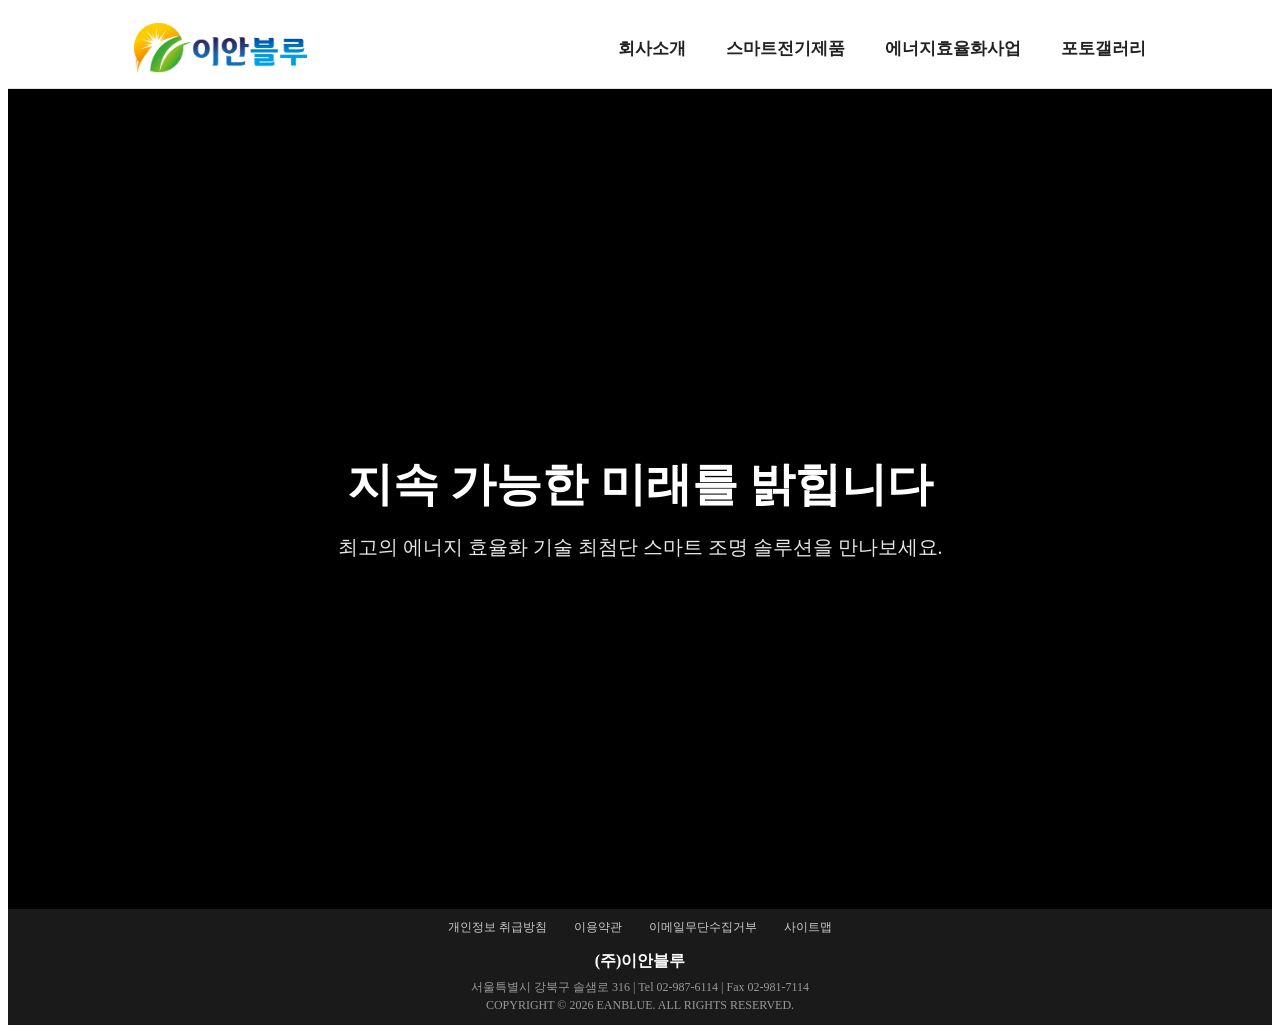
<file: index.html>
<!DOCTYPE html>
<html lang="ko">
<head>
    <meta charset="UTF-8">
    <meta name="viewport" content="width=device-width, initial-scale=1.0">
    <title>이안블루 | 공식 홈페이지</title>
	<link rel="stylesheet" href="style.css">
    <style>
        /* 메인 배너 (인트로) */
        .hero { position: relative; height: calc(100vh - 80px); display: flex; align-items: center; justify-content: center; color: white; text-align: center; overflow: hidden; background-color: #000; padding: 0 20px; }
        .hero-video { position: absolute; top: 0; left: 0; width: 100%; height: 100%; object-fit: cover; z-index: 0; }
        .hero-overlay { position: absolute; top: 0; left: 0; width: 100%; height: 100%; background: rgba(0, 0, 0, 0.1); z-index: 1; pointer-events: none; }
        .hero-content { position: relative; z-index: 2; width: 100%; }
        .hero h1 { font-size: 46px; margin-bottom: 15px; font-weight: 700; text-shadow: 0 2px 15px rgba(0,0,0,0.8); word-break: keep-all; line-height: 1.3; }
        .hero p { font-size: 20px; opacity: 0.9; font-weight: 300; text-shadow: 0 2px 15px rgba(0,0,0,0.8); word-break: keep-all; }

    </style>
</head>
<body>

    <div id="header-placeholder"></div>

    <section class="hero" id="main-hero-section">
        <video class="hero-video" autoplay loop muted playsinline>
            <source src="autumn2.mp4" type="video/mp4">
        </video>
        <div class="hero-overlay"></div>
        <div class="hero-content">
            <h1>지속 가능한 미래를 밝힙니다</h1>
            <p>최고의 에너지 효율화 기술 최첨단 스마트 조명 솔루션을 만나보세요.</p>
        </div>
    </section>

    <footer>
        <div class="footer-links">
            <a href="#">개인정보 취급방침</a>
            <a href="#">이용약관</a>
            <a href="#">이메일무단수집거부</a>
            <a href="#">사이트맵</a>
        </div>
        <div class="footer-info">
            <p><strong>(주)이안블루</strong></p>
            <p>서울특별시 강북구 솔샘로 316 | Tel 02-987-6114 | Fax 02-981-7114</p>
            <p>COPYRIGHT © 2026 EANBLUE. ALL RIGHTS RESERVED.</p>
        </div>
    </footer>

    <script src="script.js"></script>
	<script src="header.js"></script>
</body>
</html>
</file>
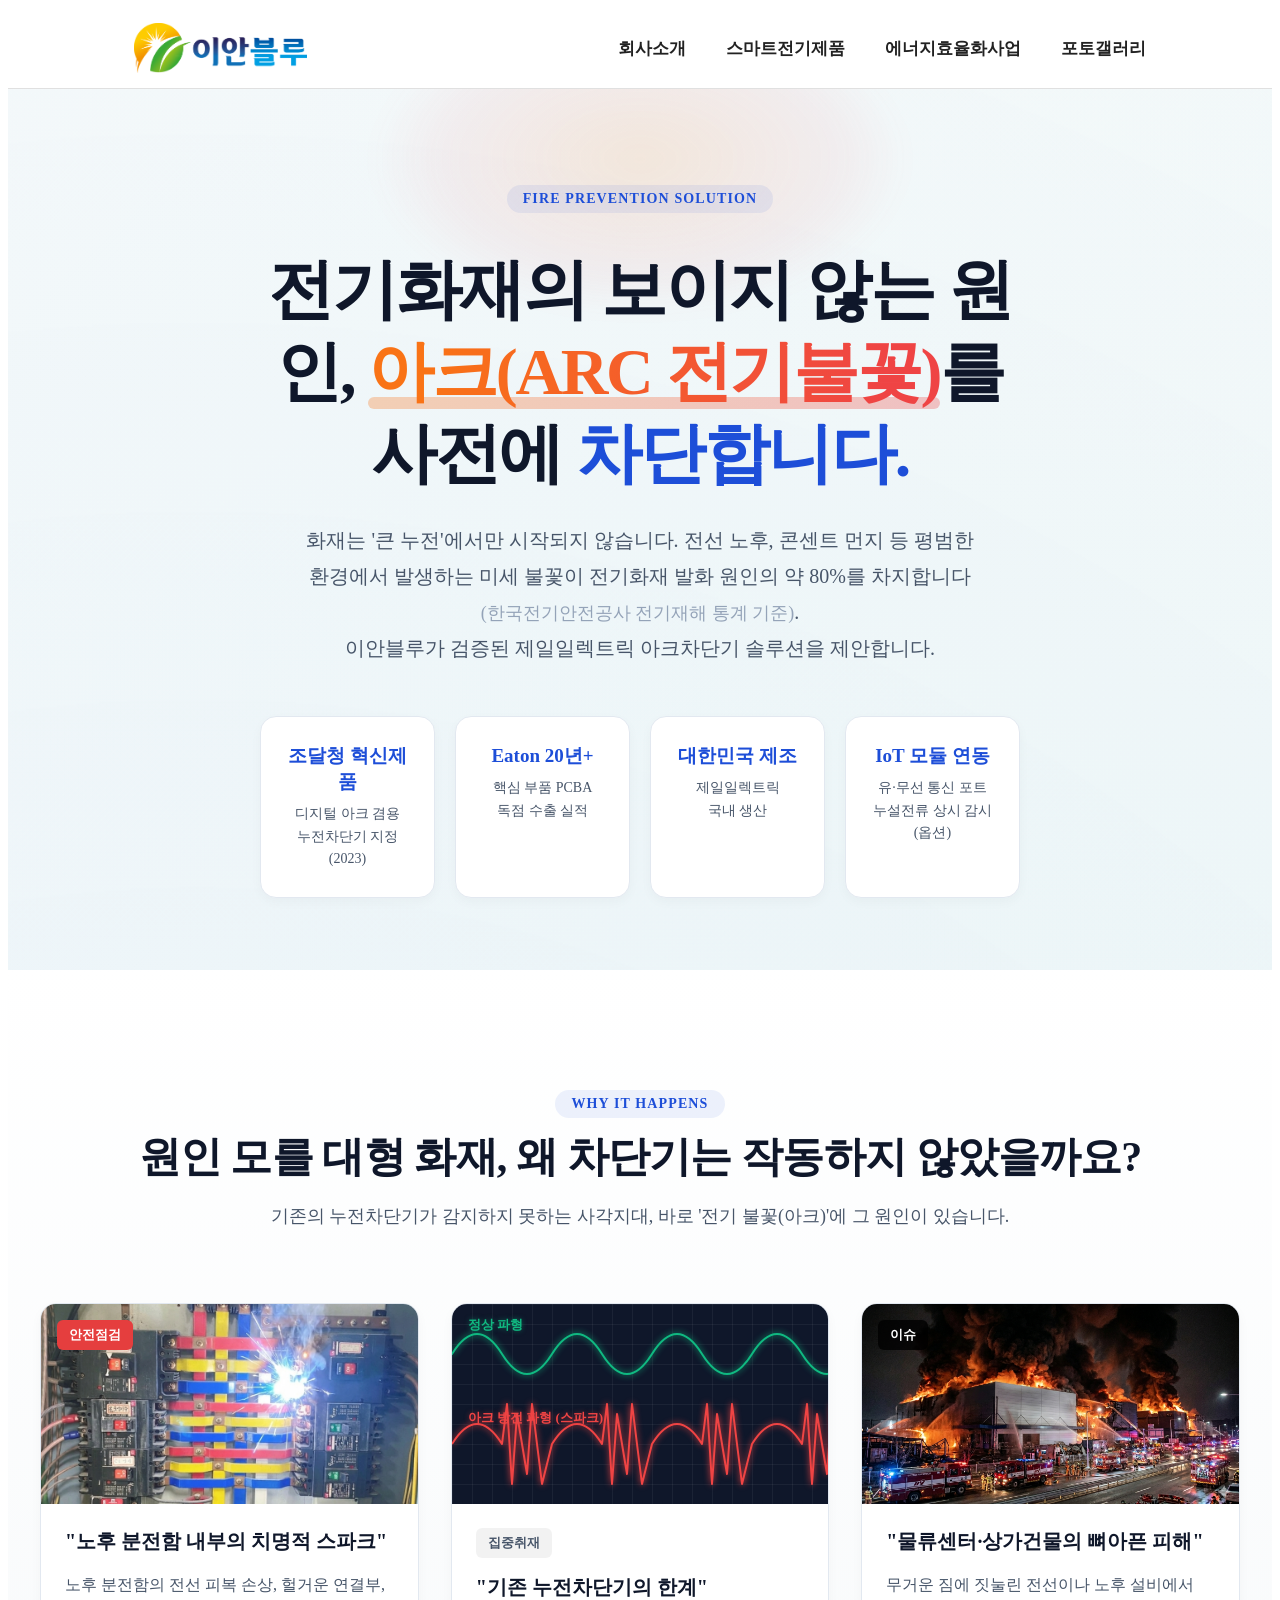
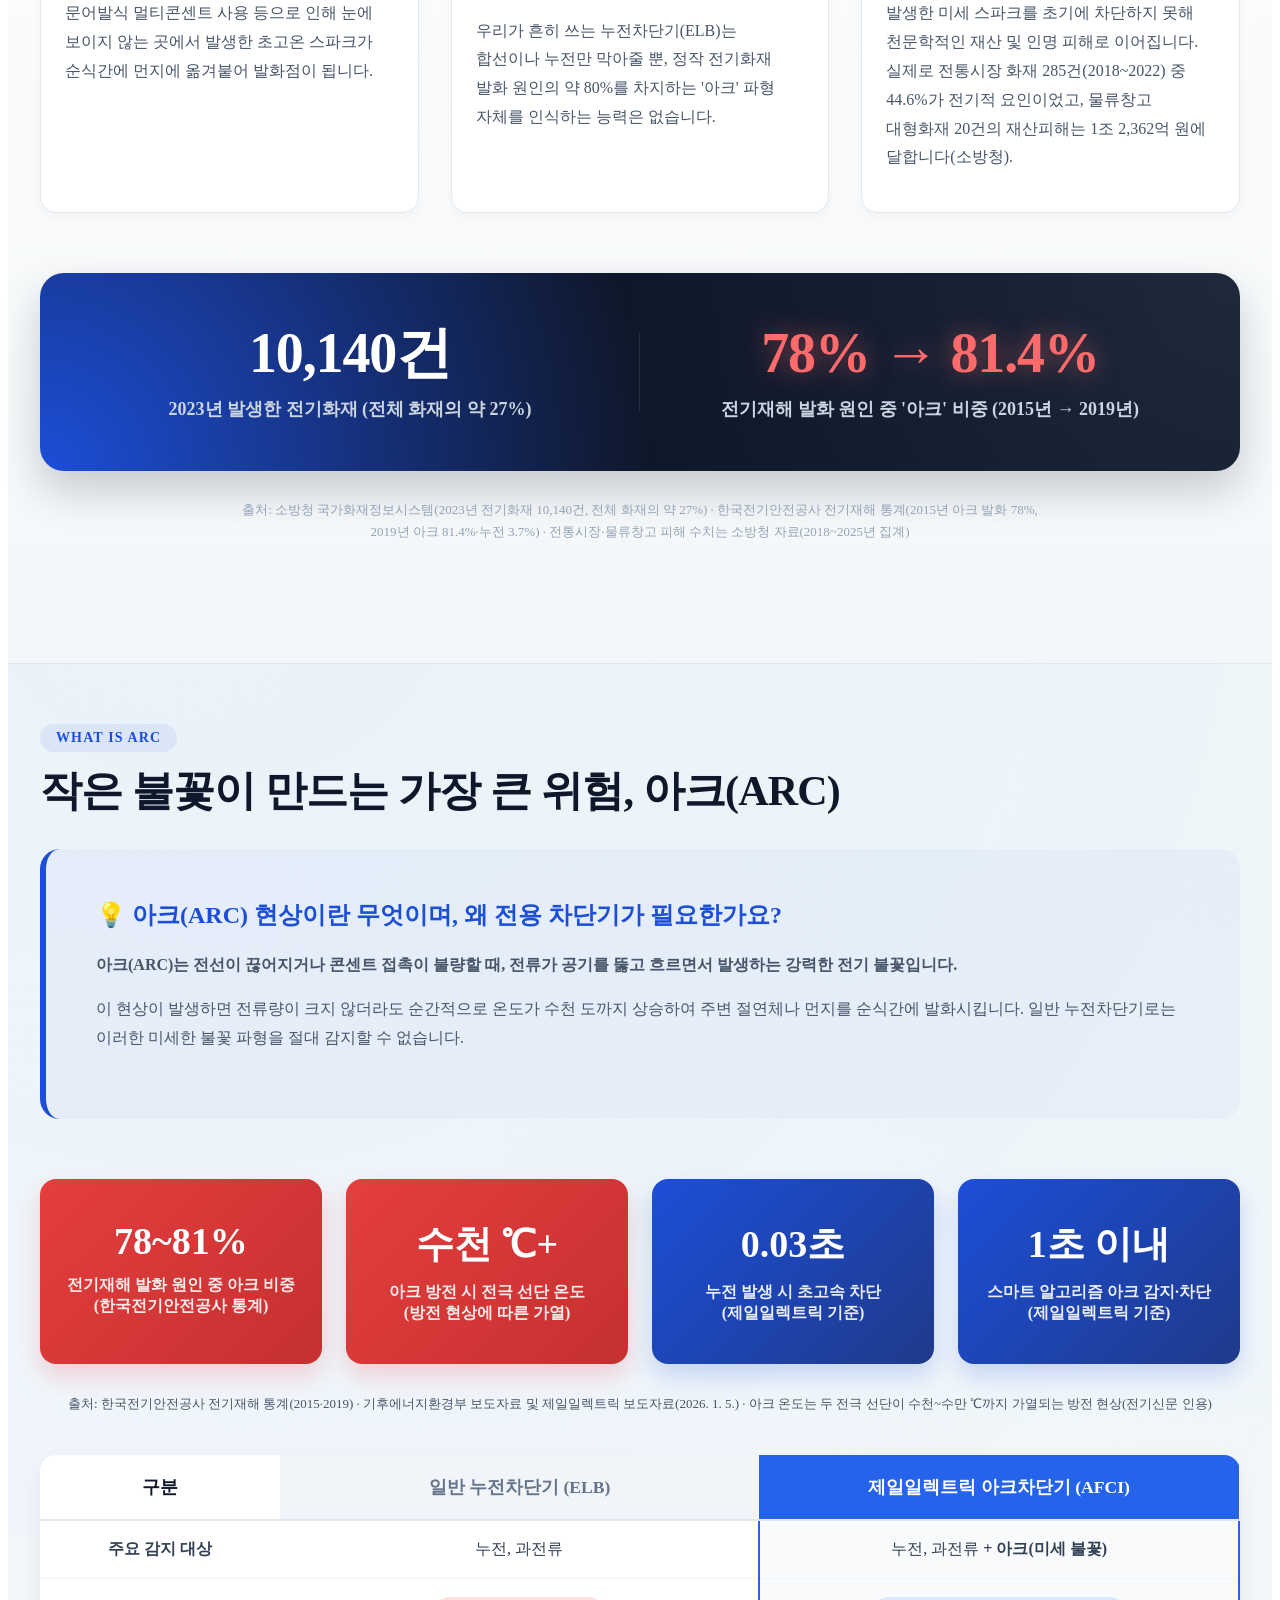
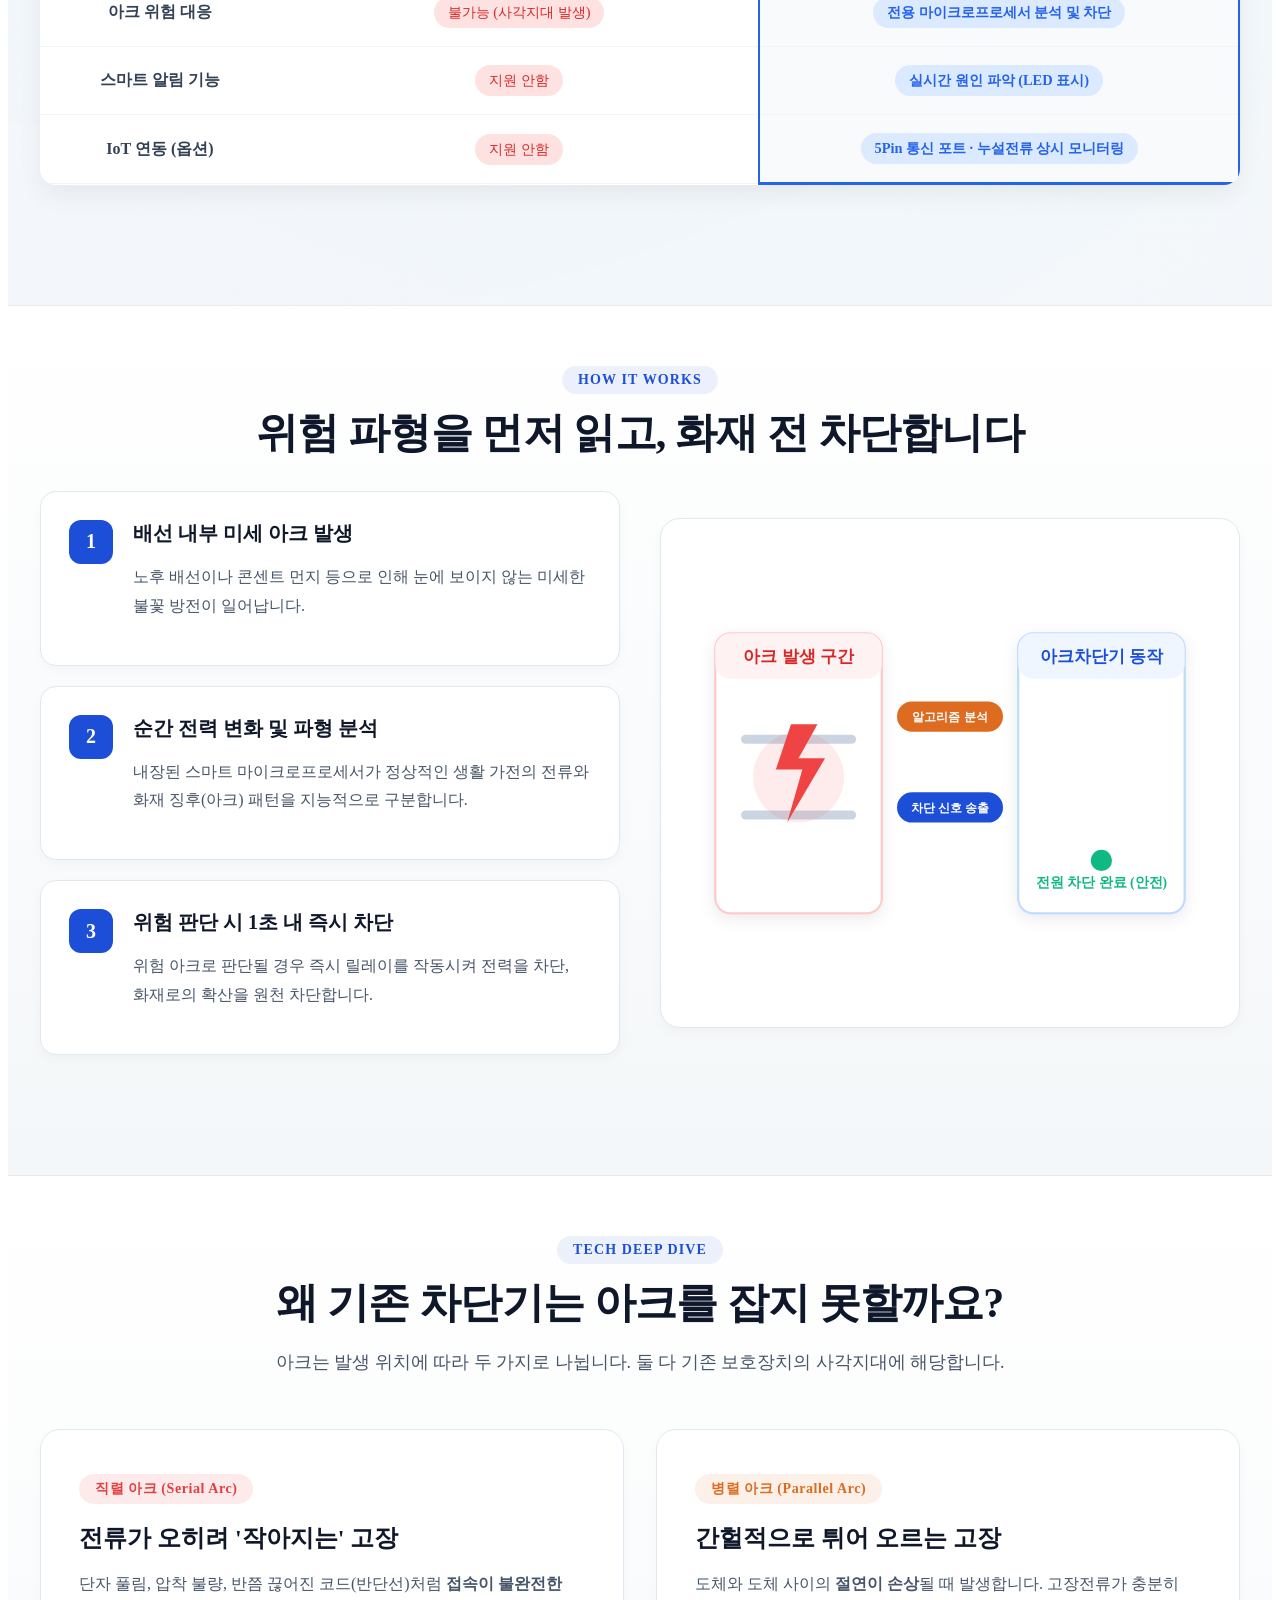
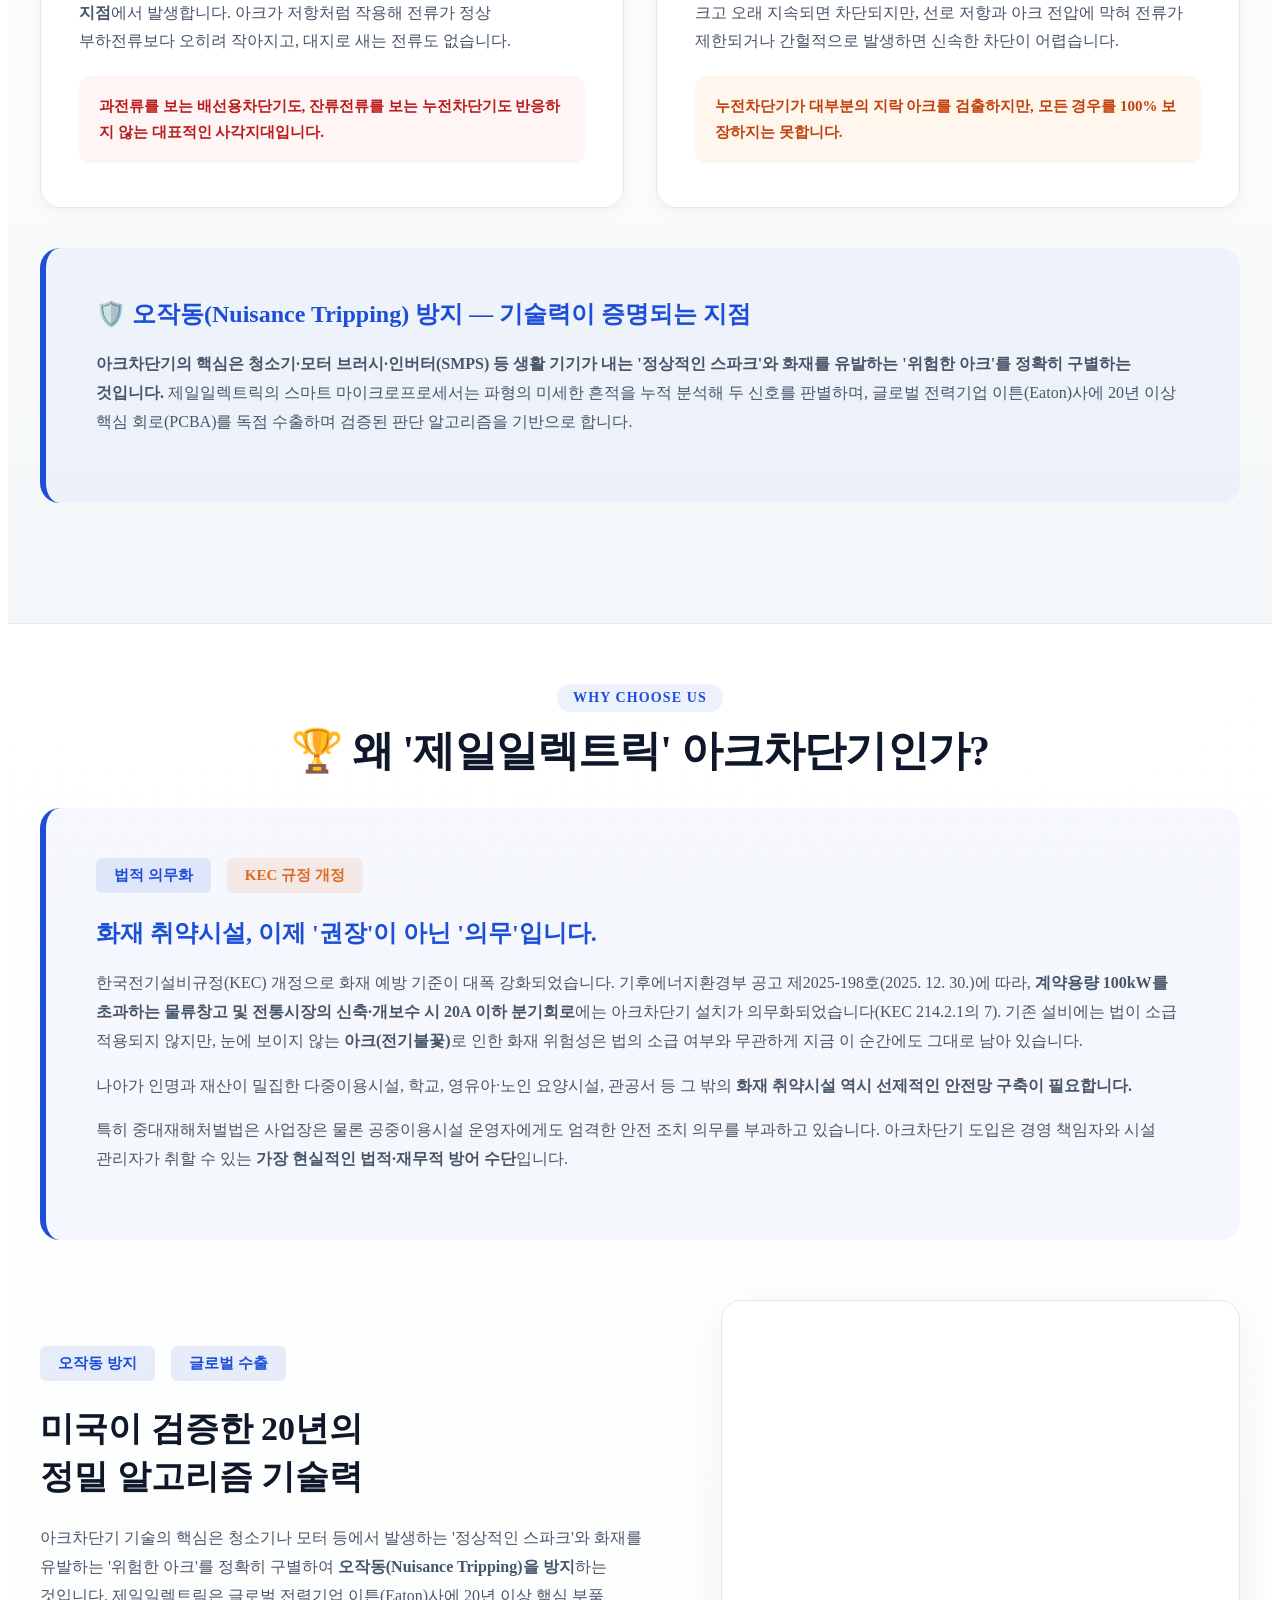
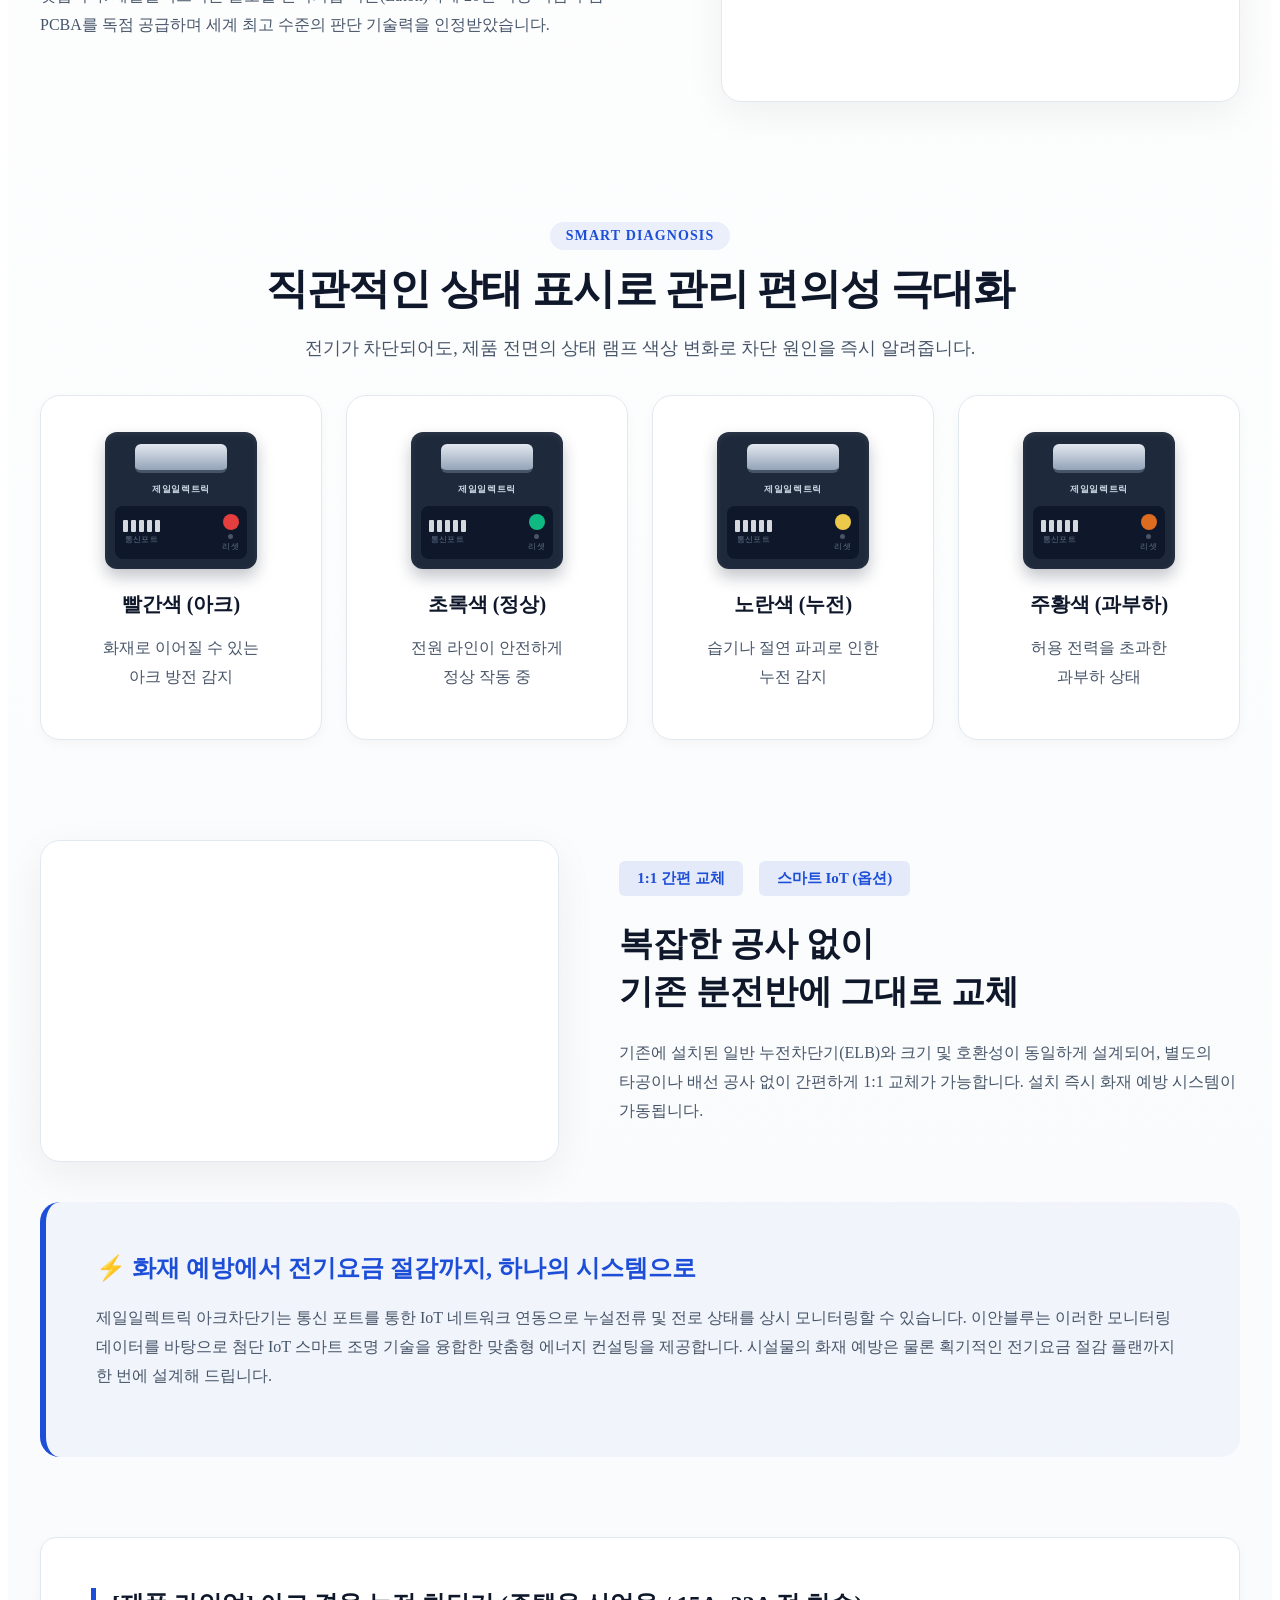
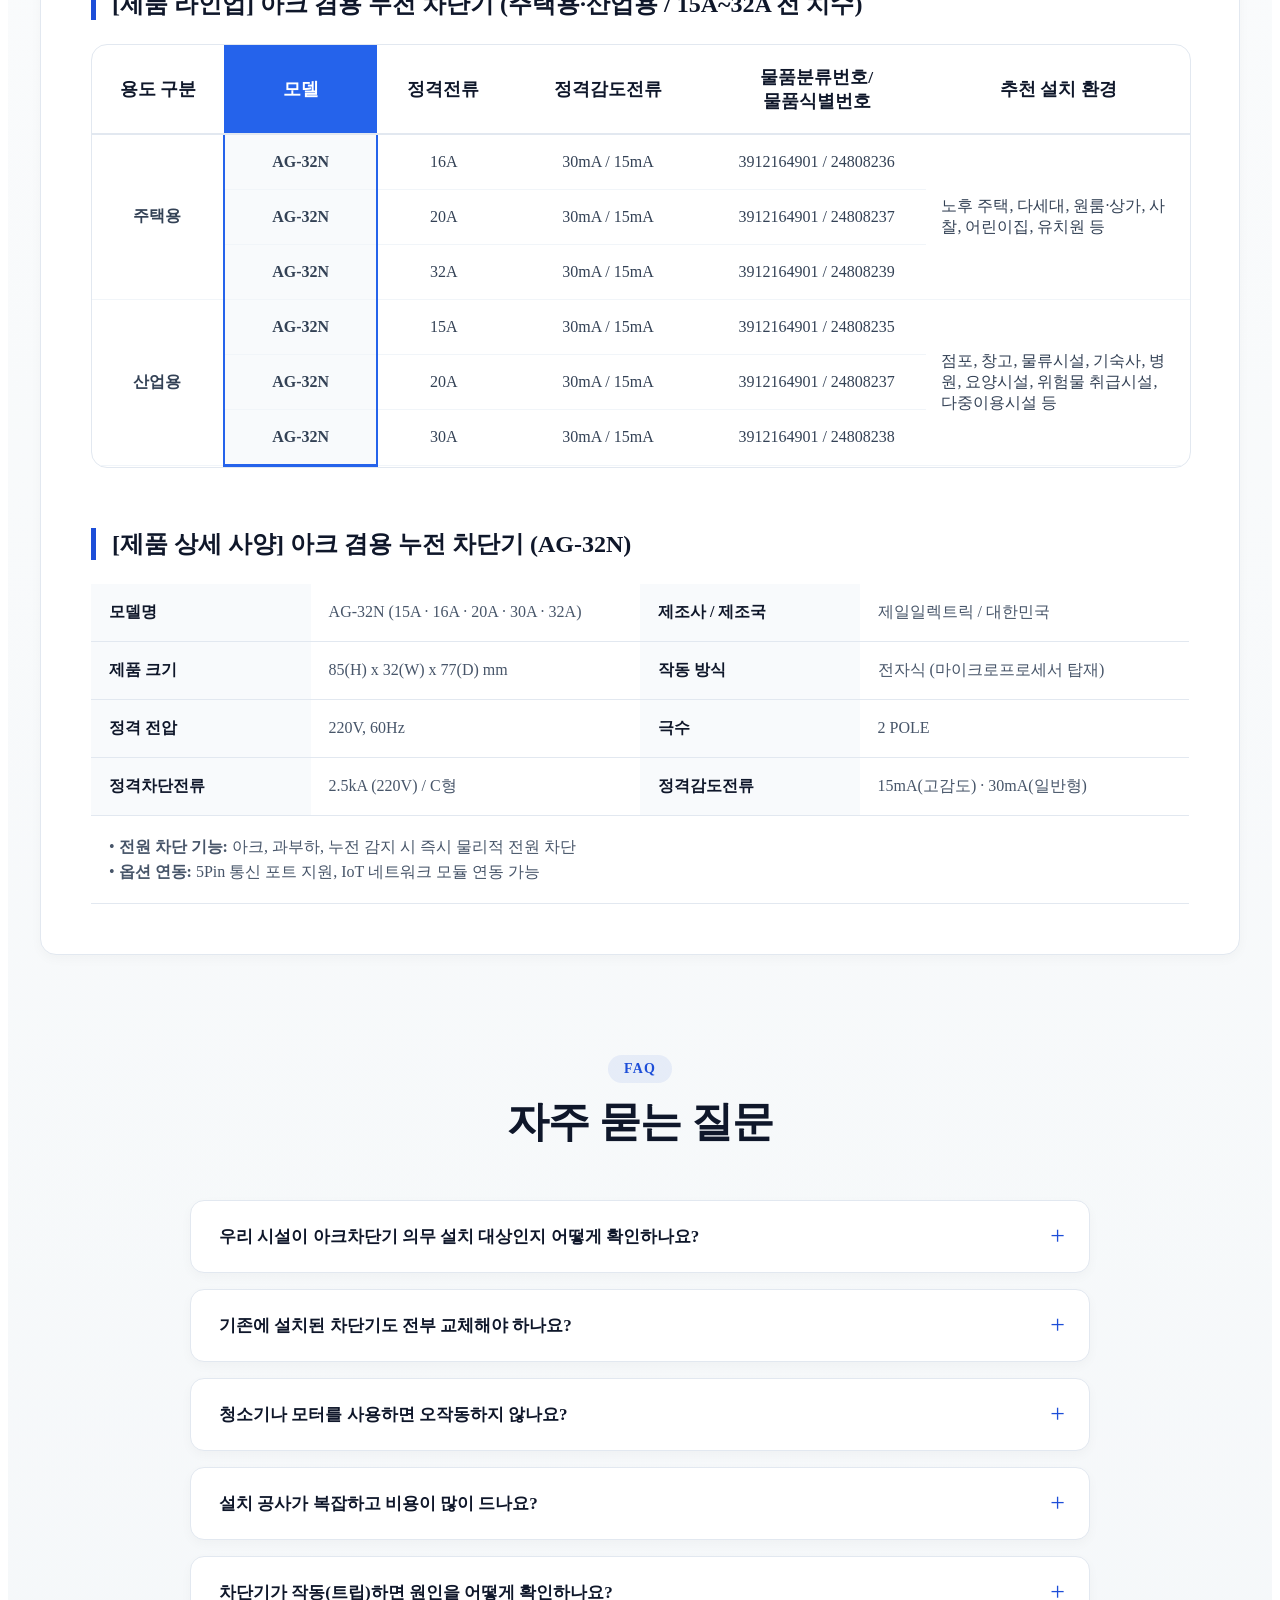
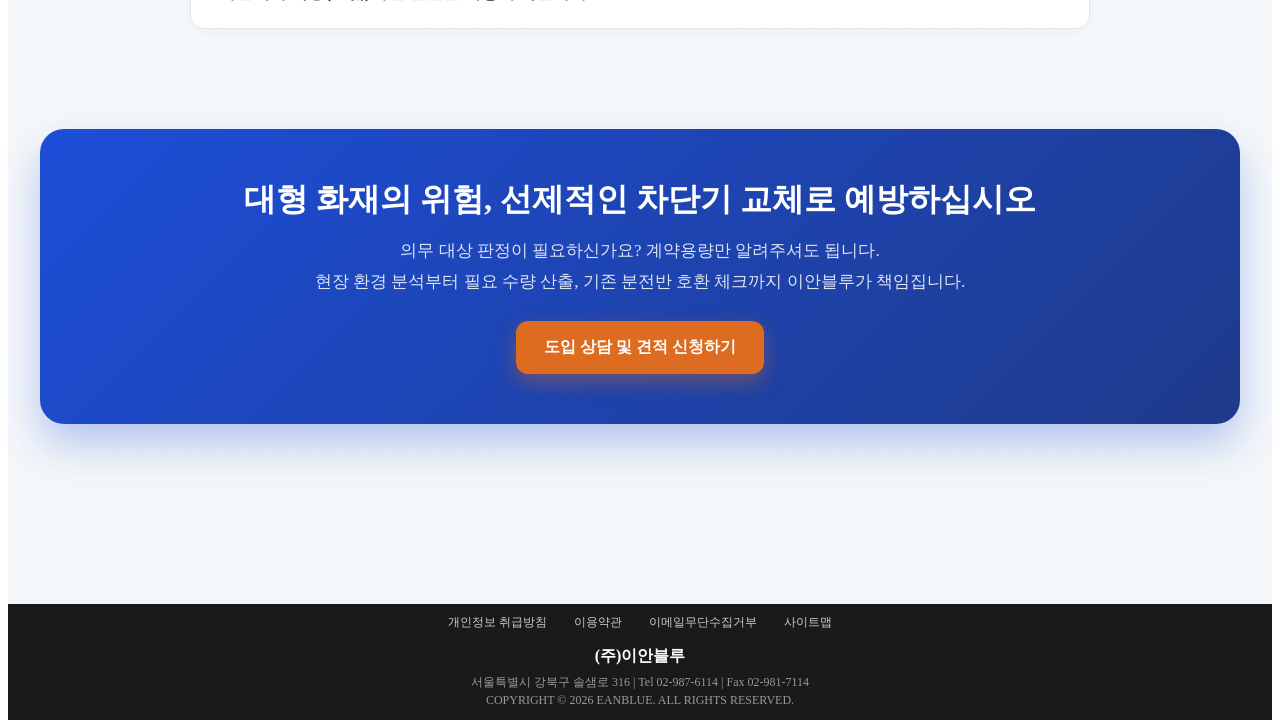
<file: arc_breaker.html>
<!DOCTYPE html>
<html lang="ko">
<head>
    <meta charset="UTF-8">
    <meta name="viewport" content="width=device-width, initial-scale=1.0">
	  <link href="https://fonts.googleapis.com/css2?family=DM+Serif+Display:ital@0;1&display=swap" rel="stylesheet">
    <title>이안블루 | 공식 홈페이지</title>
    <meta name="description" content="전기화재 발화 원인의 약 80%는 아크(전기불꽃)입니다. KEC 개정 의무 대상 판정부터 제일일렉트릭 아크차단기(AG-32N) 1:1 교체, IoT 모니터링과 에너지 절감 컨설팅까지 이안블루가 책임집니다.">
    <meta property="og:title" content="아크차단기(ARC) 전기화재 예방 전문 - 이안블루">
    <meta property="og:description" content="KEC 개정 의무 대상 판정부터 제일일렉트릭 아크차단기 1:1 교체, IoT 모니터링·에너지 절감 컨설팅까지. 조달청 혁신제품 지정 제품으로 안전을 완성합니다.">
    <script type="application/ld+json">
    {
        "@context": "https://schema.org",
        "@type": "FAQPage",
        "mainEntity": [
                {
                        "@type": "Question",
                        "name": "우리 시설이 아크차단기 의무 설치 대상인지 어떻게 확인하나요?",
                        "acceptedAnswer": {
                                "@type": "Answer",
                                "text": "세 가지를 순서대로 확인합니다. 1) 계약용량이 100kW를 초과하는지, 2) 물류창고 또는 전통시장에 해당하는지, 3) 설치하려는 회로가 20A 이하 분기회로인지. 세 조건이 모두 충족되면 의무 대상이며, 신축·개보수 설비부터 단계 적용됩니다. 이안블루가 계약용량과 분전반 현황만으로 무료 판정을 도와드립니다."
                        }
                },
                {
                        "@type": "Question",
                        "name": "기존에 설치된 차단기도 전부 교체해야 하나요?",
                        "acceptedAnswer": {
                                "@type": "Answer",
                                "text": "아닙니다. 이번 한국전기설비규정(KEC) 개정은 기존 설비로 소급되지 않으며, 신축·개보수 설비부터 단계적으로 적용됩니다. 다만 전기화재 위험은 소급 여부와 무관하므로, 노후 분전함일수록 선제 교체를 권장드립니다."
                        }
                },
                {
                        "@type": "Question",
                        "name": "청소기나 모터를 사용하면 오작동하지 않나요?",
                        "acceptedAnswer": {
                                "@type": "Answer",
                                "text": "아크차단기 기술의 핵심은 청소기·모터 브러시·인버터 등이 내는 정상적인 스파크와 화재를 유발하는 위험 아크를 구별하는 것입니다. 제일일렉트릭은 글로벌 전력기업 이튼(Eaton)에 20년 이상 핵심 회로(PCBA)를 수출하며 검증된 판단 알고리즘을 사용합니다."
                        }
                },
                {
                        "@type": "Question",
                        "name": "설치 공사가 복잡하고 비용이 많이 드나요?",
                        "acceptedAnswer": {
                                "@type": "Answer",
                                "text": "아크차단기(AG-32N)는 기존 누전차단기와 크기·호환성이 같아 분전반 타공이나 배선 공사 없이 1:1 교체됩니다. 참고로 유통가는 개당 26만~30만 원대이며, 필요 수량과 현장 진단 결과에 따라 최종 견적이 산출됩니다."
                        }
                },
                {
                        "@type": "Question",
                        "name": "차단기가 작동(트립)하면 원인을 어떻게 확인하나요?",
                        "acceptedAnswer": {
                                "@type": "Answer",
                                "text": "제품 전면 LED 색상으로 즉시 판별됩니다. 빨간색(아크), 노란색(누전), 주황색(과부하), 초록색(정상). IoT 모듈(옵션) 연동 시 원격으로도 차단 원인과 누설전류 추이를 확인할 수 있습니다."
                        }
                }
        ]
}
  </script>
	<link rel="stylesheet" href="style.css">
    <style>
		/* ==============================================
           💡 [신규] 스마트 아크차단기 전용 독립 스타일
           ============================================== */
        #arc-breaker-section {
            --bg: #f8fafc; --bg-alt: #ffffff; --card: #ffffff; --line: #e2e8f0;
            --text: #0f172a; --sub: #475569; --primary: #1d4ed8; --secondary: #3b82f6;
            --accent: #10b981; --orange: #dd6b20; --red: #e53e3e; --yellow: #ecc94b;
            --shadow: 0 12px 40px rgba(0,0,0,0.06); --shadow-sm: 0 4px 12px rgba(0,0,0,0.03);
            --radius: 20px; --max: 1200px;
            background-color: var(--bg);
            background-image: radial-gradient(circle at 15% 20%, rgba(59, 130, 246, 0.05), transparent 30%), radial-gradient(circle at 85% 12%, rgba(16, 185, 129, 0.04), transparent 30%);
            padding: 0 !important; /* 기존 content-section 여백 무시하고 풀스크린 사용 */
            color: var(--text);
        }
        
        #arc-breaker-section p { line-height: 1.8; word-break: keep-all; color: var(--sub); }
        .arc2-wrap { width: min(var(--max), calc(100% - 40px)); margin: 0 auto; }
        .arc2-section { padding: 120px 0; }
        .arc2-section-alt { background: linear-gradient(180deg, #ffffff 0%, #f4f7f9 100%); }
        .arc2-section + .arc2-section { border-top: 1px solid rgba(0,0,0,0.05); }

        .arc2-head { margin-bottom: 70px; text-align: center; }
        .arc2-head.left { text-align: left; }
        .arc2-kicker { display: inline-block; margin-bottom: 12px; font-size: 14px; font-weight: 800; letter-spacing: .08em; color: var(--primary); text-transform: uppercase; background: rgba(29, 78, 216, 0.08); padding: 6px 16px; border-radius: 30px; }
        .arc2-kicker.orange { color: var(--orange); background: rgba(221, 107, 32, 0.1); }
        .arc2-head h2 { margin: 0 auto 16px; font-size: clamp(28px, 4vw, 42px); letter-spacing: -0.02em; line-height: 1.3; font-weight: 800; color: var(--text); }
        .arc2-head p { margin: 0 auto; color: var(--sub); max-width: 800px; font-size: 18px; }

        .arc2-hero { padding: 96px 0 72px; position: relative; overflow: hidden; text-align: center; }
        .arc2-hero::before { content: ''; position: absolute; top: -140px; left: 50%; transform: translateX(-50%); width: 720px; height: 420px; background: radial-gradient(closest-side, rgba(249,115,22,0.13), rgba(239,68,68,0.06) 55%, transparent 75%); filter: blur(10px); pointer-events: none; }
        .arc2-hero-copy { position: relative; }
        .arc2-hero h1 { margin: 24px auto 28px; font-size: clamp(34px, 5.2vw, 66px); line-height: 1.24; font-weight: 900; letter-spacing: -0.035em; color: var(--text); animation: arc2FadeUp .8s .08s ease-out both; }
        .arc2-hero-lien {display:block;}
        .arc2-hero h1 .arc2-highlight { position: relative; display: inline-block; background: linear-gradient(92deg, #f97316 10%, #ef4444 90%); -webkit-background-clip: text; background-clip: text; color: transparent; white-space: nowrap; }
        .arc2-hero h1 .arc2-highlight::after { content: ''; position: absolute; left: 0; right: 0; bottom: .06em; height: .18em; border-radius: 999px; background: linear-gradient(90deg, rgba(249,115,22,.30), rgba(239,68,68,.30)); z-index: -1; transform-origin: left center; animation: arc2Sweep .9s .7s ease-out both; }
        .arc2-hero h1 .arc2-hero-accent { color: var(--primary); }
        .arc2-hero p { margin: 0 auto 20px; color: var(--sub); font-size: clamp(17px, 1.8vw, 20px); max-width: 680px; line-height: 1.7; animation: arc2FadeUp .8s .18s ease-out both; }
        .arc2-hero-copy .arc2-kicker { animation: arc2FadeUp .7s ease-out both; }
        .arc2-trust-bar { animation: arc2FadeUp .8s .28s ease-out both; }
        @keyframes arc2FadeUp { from { opacity: 0; transform: translateY(26px); } to { opacity: 1; transform: none; } }
        @keyframes arc2Sweep { from { transform: scaleX(0); } to { transform: scaleX(1); } }
        @keyframes waveMove { from { transform: translateX(0); } to { transform: translateX(-200px); } }

        .arc2-news-grid { display: grid; grid-template-columns: repeat(auto-fit, minmax(320px, 1fr)); gap: 32px; }
        .arc2-news-card { background: var(--card); border-radius: 16px; overflow: hidden; box-shadow: var(--shadow-sm); border: 1px solid var(--line); transition: transform 0.3s; }
        .arc2-news-card:hover { transform: translateY(-5px); border-color: var(--secondary); }
        .arc2-news-img { height: 200px; background-size: cover; background-position: center; position: relative; }
        .arc2-news-badge { position: absolute; top: 16px; left: 16px; background: rgba(0,0,0,0.8); color: #fff; padding: 6px 12px; border-radius: 6px; font-size: 13px; font-weight: 600; }
        .arc2-news-content { padding: 24px; }
        .arc2-news-content h4 { margin: 0 0 12px; font-size: 20px; font-weight: 700; color: var(--text); }

        .arc2-fire-banner { display: flex; justify-content: center; align-items: center; gap: 40px; margin-top: 60px; background: #0f172a; background-image: radial-gradient(circle at 100% 0%, #1e293b 0%, transparent 50%), radial-gradient(circle at 0% 100%, #1d4ed8 0%, transparent 50%); padding: 50px 40px; border-radius: 24px; box-shadow: 0 20px 40px rgba(15, 23, 42, 0.2); }
        .arc2-fire-stat { flex: 1; text-align: center; position: relative; }
        .arc2-fire-stat:first-child::after { content: ''; position: absolute; right: -20px; top: 10%; height: 80%; width: 1px; background: rgba(255,255,255,0.1); }
        .arc2-fire-stat strong { display: block; font-size: clamp(40px, 5vw, 56px); font-weight: 900; color: #ffffff; margin-bottom: 12px; line-height: 1.1; letter-spacing: -0.02em; }
        .arc2-fire-stat.danger strong { color: #ff6b6b; text-shadow: 0 0 24px rgba(255, 107, 107, 0.5); }
        .arc2-fire-stat span { font-size: 18px; color: #cbd5e1; font-weight: 600; }
        .arc2-fire-source { margin: 24px auto 0; max-width: 800px; text-align: center; }

        .arc2-info-box { background: rgba(29, 78, 216, 0.04); padding: 50px; border-radius: 20px; margin-bottom: 60px; border-left: 6px solid var(--primary); }
        .arc2-info-box h4 { font-size: 24px; margin: 0 0 20px; color: var(--primary); font-weight: 800; }

        .arc2-stats { display: grid; grid-template-columns: repeat(4, 1fr); gap: 24px; margin-top: 40px; }
        .arc2-stat { padding: 40px 20px; border-radius: 16px; background: linear-gradient(135deg, var(--primary), #1e3a8a); text-align: center; box-shadow: 0 12px 24px rgba(29, 78, 216, 0.2); }
        .arc2-stat strong { display: block; font-size: clamp(28px, 3vw, 38px); font-weight: 800; margin-bottom: 12px; color: #ffffff; }
        .arc2-stat.danger { background: linear-gradient(135deg, var(--red), #c53030); box-shadow: 0 12px 24px rgba(229, 62, 62, 0.2); }
        .arc2-stat span { color: rgba(255,255,255,0.9); font-size: 16px; font-weight: 600; }
        .arc2-source { margin-top: 28px; font-size: 13px; color: #94a3b8; text-align: center; line-height: 1.7; }

        .arc2-compare-wrap { 
			width: 100%;
			margin: 0 auto;
			background: #ffffff;
			border-radius: 16px;
			box-shadow: 0 10px 25px rgba(0,0,0,0.06);
			overflow-x: auto; /* 가로 스크롤 추가 */
			overflow-y: hidden;
			-webkit-overflow-scrolling: touch; }
		.arc2-compare {  
			width: 100%;
			min-width: 550px; /* 모바일 화면보다 작아지지 않게 방어 (스크롤 유도) */
			border-collapse: collapse;
			text-align: center; }
        .arc2-compare th { 
			padding: 20px 15px; /* 제목 칸을 좀 더 넉넉하고 시원하게 */
			font-size: 1.1em;
			border-bottom: 2px solid #e2e8f0; }
        .arc2-compare td {
			border-bottom: 1px solid #f1f5f9; /* 가로줄을 연하게 설정하여 깔끔함 강조 */
			padding: 18px 15px;
			color: #334155; }
        .arc2-yes {
			background-color: #dbeafe; /* 연한 파란 배경 */
			color: #2563eb;            /* 진한 파란 글씨 */
			font-weight: bold; 
			padding: 6px 14px; 
			border-radius: 20px; 
			font-size: 0.9em;
			display: inline-block; }
        .arc2-no {
			background-color: #fee2e2; /* 연한 빨간 배경 */
			  color: #dc2626;            /* 진한 빨간 글씨 */
			  padding: 6px 14px; 
			  border-radius: 20px;       /* 알약처럼 둥글게 */
			  font-size: 0.9em;
			  display: inline-block;     /* 배경색이 글자 크기에 맞춰 예쁘게 감싸지도록 */ }
			      /* [핵심] 아크차단기를 주인공으로 만들어주는 강조 스타일 */
		.highlight-header {
		  background-color: #2563eb !important; /* 신뢰감을 주는 짙은 파란색 */
		  color: #ffffff !important;            /* 글자는 눈에 띄게 흰색 */
		  font-weight: bold;
		}
		.highlight-cell {
		  background-color: #f8fafc; /* 내용칸 배경은 눈이 편안한 색상 */
		  border-left: 2px solid #2563eb; /* 양 옆에 굵은 파란색 선을 그어 기둥처럼 묶어줌 */
		  border-right: 2px solid #2563eb;
		}
		/* 표의 마지막 줄 아크차단기 칸 아래쪽 선 깔끔하게 마무리 */
		.arc2-compare tbody tr:last-child .highlight-cell {
		  border-bottom: 3px solid #2563eb; 
		}
		.normal-header {
		  background-color: #f1f5f9;
		  color: #64748b;
		}

        .arc2-flow-wrap { display: grid; grid-template-columns: 1fr 1fr; gap: 40px; align-items: center; }
        .arc2-flow-steps { display: grid; gap: 20px; }
        .arc2-flow-step { display: flex; gap: 20px; align-items: flex-start; padding: 28px; border-radius: 16px; background: #ffffff; border: 1px solid var(--line); box-shadow: var(--shadow-sm); }
        .arc2-flow-num { width: 44px; height: 44px; border-radius: 12px; display: grid; place-items: center; background: var(--primary); color: #ffffff; font-weight: 800; font-size: 20px; flex: 0 0 44px; }
        .arc2-flow-step h4 { margin: 0 0 8px; font-size: 20px; color: var(--text); font-weight: bold; }
        .arc2-viz { min-height: 460px; display: grid; place-items: center; padding: 24px; background: #ffffff; border-radius: var(--radius); border: 1px solid var(--line); box-shadow: var(--shadow-sm); }
        .arc2-viz svg { width: 100%; height: auto; max-width: 560px; }

        .arc2-feature-row { display: flex; align-items: center; gap: 60px; margin-bottom: 120px; }
        .arc2-feature-row.reverse { flex-direction: row-reverse; }
        .arc2-feature-img { flex: 1; height: 400px; border-radius: 20px; background-size: cover; background-position: center; box-shadow: var(--shadow); border: 1px solid var(--line); }
        .arc2-feature-img.contain { background-size: contain; background-repeat: no-repeat; background-color: #fff; }
        .arc2-feature-text { flex: 1.2; }
        .arc2-feature-tag { display: inline-block; background: rgba(29, 78, 216, 0.1); color: var(--primary); padding: 8px 18px; border-radius: 6px; font-size: 15px; font-weight: 700; margin: 0 12px 24px 0; }
        .arc2-feature-tag.orange { background: rgba(221, 107, 32, 0.1); color: var(--orange); }
        .arc2-feature-text h3 { font-size: 34px; font-weight: 800; margin: 0 0 24px; line-height: 1.4; color: var(--text); }

        .arc2-dot { width: 28px; height: 28px; border-radius: 50%; margin: 0 auto 24px; box-shadow: 0 0 0 8px rgba(0,0,0,0.05); }

        .arc2-lamp-grid { display: grid; grid-template-columns: repeat(4, 1fr); gap: 24px; margin-bottom: 100px; }
        .arc2-lamp-card { background: #ffffff; border: 1px solid var(--line); border-radius: 20px; box-shadow: var(--shadow-sm); text-align: center; padding: 36px 24px 32px; }
        .arc2-breaker { width: 132px; margin: 0 auto 22px; background: #1e293b; border-radius: 12px; padding: 12px 10px 10px; box-shadow: inset 0 2px 6px rgba(255,255,255,0.08), 0 8px 16px rgba(15,23,42,0.25); }
        .arc2-brk-top { height: 26px; margin: 0 20px 10px; background: linear-gradient(180deg, #e2e8f0, #94a3b8); border-radius: 6px; border-bottom: 3px solid #475569; }
        .arc2-brk-label { font-size: 9px; color: #cbd5e1; letter-spacing: .08em; margin-bottom: 10px; font-weight: 700; }
        .arc2-brk-bottom { display: flex; align-items: center; justify-content: space-between; background: #0f172a; border-radius: 8px; padding: 8px; }
        .arc2-brk-pins { display: flex; gap: 3px; }
        .arc2-brk-pins i { width: 5px; height: 12px; background: #f8fafc; border-radius: 1px; opacity: .85; }
        .arc2-brk-lamp { width: 16px; height: 16px; border-radius: 50%; flex: 0 0 16px; }
        .arc2-brk-portwrap { display: flex; flex-direction: column; align-items: center; gap: 4px; }
        .arc2-brk-ledwrap { display: flex; flex-direction: column; align-items: center; gap: 4px; }
        .arc2-brk-portlabel { font-size: 8px; color: #64748b; letter-spacing: .06em; line-height: 1; }
        .arc2-brk-reset { width: 5px; height: 5px; border-radius: 50%; background: #475569; }
        .arc2-lamp-red    { background: var(--red);    animation: arc2glow-red    2.2s ease-in-out infinite; }
        .arc2-lamp-green  { background: var(--accent); animation: arc2glow-green 2.6s ease-in-out infinite; }
        .arc2-lamp-yellow { background: var(--yellow); animation: arc2glow-yellow 3.0s ease-in-out infinite; }
        .arc2-lamp-orange { background: var(--orange); animation: arc2glow-orange 3.4s ease-in-out infinite; }
        @keyframes arc2glow-red    { 0%,100% { filter: brightness(.55); box-shadow: 0 0 4px 1px rgba(229,62,62,.3); }  50% { filter: brightness(1.35); box-shadow: 0 0 18px 6px rgba(229,62,62,.85); } }
        @keyframes arc2glow-green  { 0%,100% { filter: brightness(.55); box-shadow: 0 0 4px 1px rgba(16,185,129,.3); }  50% { filter: brightness(1.35); box-shadow: 0 0 18px 6px rgba(16,185,129,.85); } }
        @keyframes arc2glow-yellow { 0%,100% { filter: brightness(.55); box-shadow: 0 0 4px 1px rgba(236,201,75,.3); }  50% { filter: brightness(1.35); box-shadow: 0 0 18px 6px rgba(236,201,75,.85); } }
        @keyframes arc2glow-orange { 0%,100% { filter: brightness(.55); box-shadow: 0 0 4px 1px rgba(221,107,32,.3); }  50% { filter: brightness(1.35); box-shadow: 0 0 18px 6px rgba(221,107,32,.85); } }
        .arc2-lamp-card h4 { margin: 0 0 16px; font-size: 20px; color: var(--text); font-weight: 700; }

        .arc2-spec-box { background: #ffffff; border: 1px solid var(--line); border-radius: 16px; padding: 50px; box-shadow: var(--shadow-sm); width: 100%; margin-bottom: 100px; box-sizing: border-box;}
        .arc2-spec-box h4 { font-size: 24px; color: var(--text); margin: 0 0 24px 0; font-weight: 800; border-left: 5px solid var(--primary); padding-left: 16px; }
        .arc2-spec-table { width: 100%; border-collapse: collapse; font-size: 16px; }
        .arc2-spec-table th, .arc2-spec-table td { padding: 18px; border-bottom: 1px solid var(--line); text-align: left; }
        .arc2-spec-table th { background-color: var(--bg); color: var(--text); font-weight: 700; width: 20%; }
        .arc2-spec-table td { color: var(--sub); width: 30%; }

        .arc2-cta-box { position: relative; overflow: hidden; border-radius: 24px; padding: 50px 40px; text-align: center; background: linear-gradient(135deg, var(--primary), #1e3a8a); color: #ffffff; box-shadow: 0 20px 40px rgba(29, 78, 216, 0.3); margin-bottom: 60px; }
        .arc2-cta-box h2 { margin: 0 auto 16px; font-size: clamp(26px, 3.5vw, 32px); font-weight: 800; line-height: 1.3; color: white;}
        .arc2-cta-box p { margin: 0 auto 24px; color: rgba(255,255,255,0.85)!important; max-width: 700px; font-size: 17px; line-height: 1.6; }
        
        .arc2-btn { display: inline-flex; align-items: center; justify-content: center; padding: 16px 28px; border-radius: 12px; font-weight: 700; font-size: 16px; transition: all .2s ease; cursor: pointer; border: none; font-family: inherit; text-decoration: none;}
        .arc2-btn-orange { background: var(--orange); color: #fff; box-shadow: 0 8px 20px rgba(221, 107, 32, 0.4); }
        .arc2-btn-orange:hover { transform: translateY(-2px); box-shadow: 0 12px 24px rgba(0,0,0,0.1); color: #fff; }
        /* ==============================================
           ⭐ [2026-11] 전문성 강화 신규 스타일
           (신뢰 배지 / 아크 유형 / 프로세스 / 라인업 / FAQ)
        ============================================== */
        .arc2-trust-bar { display: grid; grid-template-columns: repeat(4, 1fr); gap: 20px; margin: 50px auto 0; width: min(var(--max), calc(100% - 40px)); }
        .arc2-trust-item { background: #ffffff; border: 1px solid var(--line); border-radius: 16px; padding: 26px 22px; text-align: center; box-shadow: var(--shadow-sm); }
        .arc2-trust-item strong { display: block; font-size: 19px; font-weight: 800; color: var(--primary); margin-bottom: 8px; }
        .arc2-trust-item span { font-size: 14px; color: var(--sub); line-height: 1.6; display: block; }

        .arc2-arc-grid { display: grid; grid-template-columns: 1fr 1fr; gap: 32px; margin-bottom: 40px; }
        .arc2-arc-card { background: #ffffff; border: 1px solid var(--line); border-radius: 20px; padding: 44px 38px; box-shadow: var(--shadow-sm); }
        .arc2-arc-card .arc2-arc-tag { display: inline-block; font-size: 14px; font-weight: 800; padding: 6px 16px; border-radius: 30px; margin-bottom: 18px; letter-spacing: .04em; }
        .arc2-arc-card.serial .arc2-arc-tag { background: rgba(229, 62, 62, 0.1); color: var(--red); }
        .arc2-arc-card.parallel .arc2-arc-tag { background: rgba(221, 107, 32, 0.1); color: var(--orange); }
        .arc2-arc-card h4 { font-size: 24px; font-weight: 800; color: var(--text); margin: 0 0 16px; }
        .arc2-arc-card .arc2-arc-point { margin-top: 20px; padding: 18px 20px; border-radius: 12px; background: #fff5f5; color: #b91c1c; font-weight: 700; font-size: 15px; line-height: 1.7; }
        .arc2-arc-card.parallel .arc2-arc-point { background: #fff7ed; color: #c2410c; }


        .arc2-price-note { background: rgba(16, 185, 129, 0.06); border: 1px dashed var(--accent); border-radius: 14px; padding: 22px 28px; margin-top: 28px; font-size: 15px; color: #065f46; line-height: 1.8; }

        .arc2-faq { max-width: 900px; margin: 0 auto; display: grid; gap: 16px; }
        .arc2-faq details { background: #ffffff; border: 1px solid var(--line); border-radius: 14px; box-shadow: var(--shadow-sm); overflow: hidden; }
        .arc2-faq summary { cursor: pointer; padding: 24px 28px; font-size: 17px; font-weight: 700; color: var(--text); list-style: none; position: relative; padding-right: 56px; }
        .arc2-faq summary::-webkit-details-marker { display: none; }
        .arc2-faq summary::after { content: '+'; position: absolute; right: 24px; top: 50%; transform: translateY(-50%); font-size: 26px; font-weight: 400; color: var(--primary); transition: transform .2s; }
        .arc2-faq details[open] summary::after { transform: translateY(-50%) rotate(45deg); }
        .arc2-faq .arc2-faq-a { padding: 0 28px 26px; color: var(--sub); line-height: 1.8; }
        .arc2-faq .arc2-faq-a strong { color: var(--primary); }

        @media (max-width: 1024px){
            .arc2-flow-wrap, .arc2-feature-row, .arc2-feature-row.reverse { grid-template-columns: 1fr; flex-direction: column; gap: 60px; margin-bottom: 80px; }
            .arc2-feature-img { min-height: 400px; width: 100%; }
            .arc2-stats, .arc2-lamp-grid { grid-template-columns: 1fr 1fr; }
            .arc2-trust-bar{grid-template-columns: 1fr 1fr;}
        }
        @media (max-width: 768px){
            .arc2-fire-banner { flex-direction: column; gap: 40px; padding: 40px 20px; }
            .arc2-fire-stat:first-child::after { display: none; }
            .arc2-stats, .arc2-lamp-grid { grid-template-columns: 1fr; }
			/* 제품 스펙 테이블(arc2-spec-table)은 기존대로 세로 정렬(Block) 유지 */
			.arc2-spec-table th, .arc2-spec-table td { display: block; width: 100%; box-sizing: border-box; }
			.arc2-spec-table th { background: var(--bg); padding-bottom: 12px; border-bottom: none; }
			.arc2-spec-table td { padding-top: 8px; margin-bottom: 20px; }

			/* 비교 테이블(arc2-compare)은 테이블 구조를 유지하되 모바일용 여백만 살짝 축소 */
			.arc2-compare th { padding: 14px 10px; font-size: 1em; }
			.arc2-compare td { padding: 14px 10px; }
            .arc2-section { padding: 80px 0; }
            .arc2-cta-box { padding: 30px 24px; }
            .arc2-feature-row { margin-bottom: 60px; }
            .arc2-trust-bar { grid-template-columns: 1fr; }
            .arc2-arc-grid { grid-template-columns: 1fr; }
            .arc2-info-box { padding: 30px 24px; }
            .arc2-hero { padding: 64px 0 48px; }
            .arc2-hero h1 { font-size: clamp(30px, 9vw, 40px); letter-spacing: -0.02em; }
            .arc2-hero p { font-size: 16px; }
            .arc2-hero h1 .arc2-highlight { white-space: normal; }
            .arc2-kicker { font-size: 12px; padding: 5px 12px; }
        }

    </style>
</head>
<body>

    <div id="header-placeholder"></div>

    <section id="arc-breaker-section" class="content-section active" style="display: block; min-height: calc(100vh - 150px);">
      
      <!-- 히어로 섹션 -->
      <div class="arc2-hero">
        <div class="arc2-wrap" style="max-width: 800px;">
          <div class="arc2-hero-copy">
            <span class="arc2-kicker">FIRE PREVENTION SOLUTION</span>
            <h1>
              <span class="arc2-hero-line">전기화재의 보이지 않는 원인,</span>
              <span class="arc2-hero-line"><span class="arc2-highlight">아크(ARC 전기불꽃)</span>를 사전에</span>
              <span class="arc2-hero-line"><span class="arc2-hero-accent">차단합니다.</span></span>
            </h1>
            <p>화재는 '큰 누전'에서만 시작되지 않습니다. 전선 노후, 콘센트 먼지 등 평범한 환경에서 발생하는 미세 불꽃이 전기화재 발화 원인의 약 80%를 차지합니다 <span style="font-size: 0.9em; color: #94a3b8;">(한국전기안전공사 전기재해 통계 기준)</span>.<br>이안블루가 검증된 제일일렉트릭 아크차단기 솔루션을 제안합니다.</p>
          </div>

          <!-- ⭐ 신뢰 배지 바 (인증·실적) -->
          <div class="arc2-trust-bar">
            <div class="arc2-trust-item">
              <strong>조달청 혁신제품</strong>
              <span>디지털 아크 겸용<br>누전차단기 지정 (2023)</span>
            </div>
            <div class="arc2-trust-item">
              <strong>Eaton 20년+</strong>
              <span>핵심 부품 PCBA<br>독점 수출 실적</span>
            </div>
            <div class="arc2-trust-item">
              <strong>대한민국 제조</strong>
              <span>제일일렉트릭<br>국내 생산</span>
            </div>
            <div class="arc2-trust-item">
              <strong>IoT 모듈 연동</strong>
              <span>유·무선 통신 포트<br>누설전류 상시 감시 (옵션)</span>
            </div>
          </div>
        </div>
      </div>

      <!-- 문제 제기 (뉴스/화재 사례) -->
      <div class="arc2-section arc2-section-alt">
        <div class="arc2-wrap">
          <div class="arc2-head">
            <span class="arc2-kicker">Why It Happens</span>
            <h2>원인 모를 대형 화재, 왜 차단기는 작동하지 않았을까요?</h2>
            <p>기존의 누전차단기가 감지하지 못하는 사각지대, 바로 '전기 불꽃(아크)'에 그 원인이 있습니다.</p>
          </div>

          <div class="arc2-news-grid">
            <div class="arc2-news-card">
              <div class="arc2-news-img" style="background-image: url('Gemini_Generated_Image_8s9qt38s9qt38s9q.png');">
                <span class="arc2-news-badge" style="background:var(--red);">안전점검</span>
              </div>
              <div class="arc2-news-content">
                <h4>"노후 분전함 내부의 치명적 스파크"</h4>
                <p>노후 분전함의 전선 피복 손상, 헐거운 연결부, 문어발식 멀티콘센트 사용 등으로 인해 눈에 보이지 않는 곳에서 발생한 초고온 스파크가 순식간에 먼지에 옮겨붙어 발화점이 됩니다.</p>
              </div>
            </div>
            <div class="arc2-news-card">
    <!-- 🔥 애니메이션 파형 시각화 영역 추가 -->
    <div class="arc2-news-img" style="background: #0f172a; position: relative; overflow: hidden; height: 200px;">
        <!-- 배경 그리드 (모눈종이 효과) -->
        <div style="position: absolute; top:0; left:0; width:100%; height:100%; background: linear-gradient(rgba(255,255,255,0.05) 1px, transparent 1px), linear-gradient(90deg, rgba(255,255,255,0.05) 1px, transparent 1px); background-size: 20px 20px;"></div>
        
        <!-- 파형 설명 라벨 -->
        <div style="position: absolute; top: 12px; left: 16px; color: #10b981; font-size: 13px; font-weight: bold; z-index: 2; text-shadow: 0 0 5px rgba(16, 185, 129, 0.5);">정상 파형</div>
        <div style="position: absolute; top: 105px; left: 16px; color: #ef4444; font-size: 13px; font-weight: bold; z-index: 2; text-shadow: 0 0 5px rgba(239, 68, 68, 0.5);">아크 방전 파형 (스파크)</div>
        
        <!-- 🟢 정상 파형 SVG (부드러운 곡선) -->
        <svg width="1200" height="100" style="position: absolute; top: 0; left: 0; animation: waveMove 2s linear infinite; filter: drop-shadow(0 0 3px #10b981);">
            <path d="M0,50 Q25,10 50,50 T100,50 T150,50 T200,50 T250,50 T300,50 T350,50 T400,50 T450,50 T500,50 T550,50 T600,50 T650,50 T700,50 T750,50 T800,50 T850,50 T900,50 T950,50 T1000,50 T1050,50 T1100,50 T1150,50 T1200,50" fill="none" stroke="#10b981" stroke-width="2" stroke-linecap="round"/>
        </svg>
        
        <!-- 🔴 아크 방전 파형 SVG (불규칙한 스파크) -->
        <svg width="1200" height="100" style="position: absolute; top: 90px; left: 0; animation: waveMove 2s linear infinite; filter: drop-shadow(0 0 3px #ef4444);">
            <path d="M0,50 Q25,10 50,50 L55,10 L60,90 L65,20 L75,80 L80,10 L90,90 L100,50 Q125,10 150,50 L155,10 L160,90 L165,20 L175,80 L180,10 L190,90 L200,50 Q225,10 250,50 L255,10 L260,90 L265,20 L275,80 L280,10 L290,90 L300,50 Q325,10 350,50 L355,10 L360,90 L365,20 L375,80 L380,10 L390,90 L400,50 Q425,10 450,50 L455,10 L460,90 L465,20 L475,80 L480,10 L490,90 L500,50 Q525,10 550,50 L555,10 L560,90 L565,20 L575,80 L580,10 L590,90 L600,50 Q625,10 650,50 L655,10 L660,90 L665,20 L675,80 L680,10 L690,90 L700,50 Q725,10 750,50 L755,10 L760,90 L765,20 L775,80 L780,10 L790,90 L800,50 Q825,10 850,50 L855,10 L860,90 L865,20 L875,80 L880,10 L890,90 L900,50 Q925,10 950,50 L955,10 L960,90 L965,20 L975,80 L980,10 L990,90 L1000,50 Q1025,10 1050,50 L1055,10 L1060,90 L1065,20 L1075,80 L1080,10 L1090,90 L1100,50 Q1125,10 1150,50 L1155,10 L1160,90 L1165,20 L1175,80 L1180,10 L1190,90 L1200,50" fill="none" stroke="#ef4444" stroke-width="2" stroke-linejoin="round"/>
        </svg>
    </div>
    <!-- // 애니메이션 파형 시각화 영역 끝 -->

    <div class="arc2-news-content">
        <span class="arc2-feature-tag" style="margin-bottom: 16px; background: rgba(0,0,0,0.05); color: var(--sub); padding: 6px 12px; font-size: 13px;">집중취재</span>
        <h4>"기존 누전차단기의 한계"</h4>
        <p>우리가 흔히 쓰는 누전차단기(ELB)는 합선이나 누전만 막아줄 뿐, 정작 전기화재 발화 원인의 약 80%를 차지하는 '아크' 파형 자체를 인식하는 능력은 없습니다.</p>
    </div>
</div>
            <div class="arc2-news-card">
              <div class="arc2-news-img" style="background-image: url('Gemini_Generated_Image_iw2x42iw2x42iw2x.png');">
                <span class="arc2-news-badge">이슈</span>
              </div>
              <div class="arc2-news-content">
                <h4>"물류센터·상가건물의 뼈아픈 피해"</h4>
                <p>무거운 짐에 짓눌린 전선이나 노후 설비에서 발생한 미세 스파크를 초기에 차단하지 못해 천문학적인 재산 및 인명 피해로 이어집니다. 실제로 전통시장 화재 285건(2018~2022) 중 44.6%가 전기적 요인이었고, 물류창고 대형화재 20건의 재산피해는 1조 2,362억 원에 달합니다(소방청).</p>
              </div>
            </div>
          </div>

          <div class="arc2-fire-banner">
            <div class="arc2-fire-stat">
              <strong>10,140건</strong>
              <span>2023년 발생한 전기화재 (전체 화재의 약 27%)</span>
            </div>
            <div class="arc2-fire-stat danger">
              <strong>78% → 81.4%</strong>
              <span>전기재해 발화 원인 중 '아크' 비중 (2015년 → 2019년)</span>
            </div>
          </div>
          <div class="arc2-fire-source arc2-source">
            출처: 소방청 국가화재정보시스템(2023년 전기화재 10,140건, 전체 화재의 약 27%) · 한국전기안전공사 전기재해 통계(2015년 아크 발화 78%, 2019년 아크 81.4%·누전 3.7%) · 전통시장·물류창고 피해 수치는 소방청 자료(2018~2025년 집계)
          </div>
        </div>
      </div>

      <!-- 아크란? & 비교 분석 -->
      <div class="arc2-section" style="padding-top: 60px;">
        <div class="arc2-wrap">
          <div class="arc2-head left" style="margin-bottom: 30px;">
            <span class="arc2-kicker">What is Arc</span>
            <h2>작은 불꽃이 만드는 가장 큰 위험, 아크(ARC)</h2>
          </div>

          <div class="arc2-info-box">
            <h4>💡 아크(ARC) 현상이란 무엇이며, 왜 전용 차단기가 필요한가요?</h4>
            <p><strong>아크(ARC)는 전선이 끊어지거나 콘센트 접촉이 불량할 때, 전류가 공기를 뚫고 흐르면서 발생하는 강력한 전기 불꽃입니다.</strong></p>
            <p>이 현상이 발생하면 전류량이 크지 않더라도 순간적으로 온도가 수천 도까지 상승하여 주변 절연체나 먼지를 순식간에 발화시킵니다. 일반 누전차단기로는 이러한 미세한 불꽃 파형을 절대 감지할 수 없습니다.</p>
          </div>

          <div class="arc2-stats">
            <div class="arc2-stat danger">
              <strong>78~81%</strong>
              <span>전기재해 발화 원인 중 아크 비중<br>(한국전기안전공사 통계)</span>
            </div>
            <div class="arc2-stat danger">
              <strong>수천 ℃+</strong>
              <span>아크 방전 시 전극 선단 온도<br>(방전 현상에 따른 가열)</span>
            </div>
            <div class="arc2-stat">
              <strong>0.03초</strong>
              <span>누전 발생 시 초고속 차단<br>(제일일렉트릭 기준)</span>
            </div>
            <div class="arc2-stat">
              <strong>1초 이내</strong>
              <span>스마트 알고리즘 아크 감지·차단<br>(제일일렉트릭 기준)</span>
            </div>
          </div>
          <p class="arc2-source">출처: 한국전기안전공사 전기재해 통계(2015·2019) · 기후에너지환경부 보도자료 및 제일일렉트릭 보도자료(2026. 1. 5.) · 아크 온도는 두 전극 선단이 수천~수만 ℃까지 가열되는 방전 현상(전기신문 인용)</p>

          <div class="arc2-compare-wrap" style="margin-top: 40px;">
            <table class="arc2-compare">
				<colgroup>
					<col style="width: 20%;"> <!-- 첫 번째 '구분' 칸의 너비를 20%로 설정 -->
					<col style="width: 40%;"> <!-- 두 번째 '누전차단기' 칸의 너비를 40%로 설정 -->
					<col style="width: 40%;"> <!-- 세 번째 '아크차단기' 칸의 너비를 40%로 설정 -->
				</colgroup>
              <thead>
                <tr>
                  <th>구분</th>
                  <th class="normal-header">일반 누전차단기 (ELB)</th>
                  <th class="highlight-header">제일일렉트릭 아크차단기 (AFCI)</th>
                </tr>
              </thead>
              <tbody>
                <tr>
                  <td><strong>주요 감지 대상</strong></td>
                  <td>누전, 과전류</td>
                  <td class="highlight-cell">누전, 과전류 <strong>+ 아크(미세 불꽃)</strong></td>
                </tr>
                <tr>
                  <td><strong>아크 위험 대응</strong></td>
                  <td><span class="arc2-no">불가능 (사각지대 발생)</span></td>
                  <td class="highlight-cell"><span class="arc2-yes">전용 마이크로프로세서 분석 및 차단</span></td>
                </tr>
                <tr>
                  <td><strong>스마트 알림 기능</strong></td>
                  <td><span class="arc2-no">지원 안함</span></td>
                  <td class="highlight-cell"><span class="arc2-yes">실시간 원인 파악 (LED 표시)</span></td>
                </tr>
                <tr>
                  <td><strong>IoT 연동 (옵션)</strong></td>
                  <td><span class="arc2-no">지원 안함</span></td>
                  <td class="highlight-cell"><span class="arc2-yes">5Pin 통신 포트 · 누설전류 상시 모니터링</span></td>
                </tr>
              </tbody>
            </table>
          </div>
      </div>
        </div>

      <!-- 동작 원리 -->
      <div class="arc2-section arc2-section-alt" style="padding-top: 60px;">
        <div class="arc2-wrap">
          <div class="arc2-head" style="margin-bottom: 30px;">
            <span class="arc2-kicker">How it Works</span>
            <h2>위험 파형을 먼저 읽고, 화재 전 차단합니다</h2>
          </div>

          <div class="arc2-flow-wrap">
            <div class="arc2-flow-steps">
              <div class="arc2-flow-step">
                <div class="arc2-flow-num">1</div>
                <div>
                  <h4>배선 내부 미세 아크 발생</h4>
                  <p>노후 배선이나 콘센트 먼지 등으로 인해 눈에 보이지 않는 미세한 불꽃 방전이 일어납니다.</p>
                </div>
              </div>
              <div class="arc2-flow-step">
                <div class="arc2-flow-num">2</div>
                <div>
                  <h4>순간 전력 변화 및 파형 분석</h4>
                  <p>내장된 스마트 마이크로프로세서가 정상적인 생활 가전의 전류와 화재 징후(아크) 패턴을 지능적으로 구분합니다.</p>
                </div>
              </div>
              <div class="arc2-flow-step">
                <div class="arc2-flow-num">3</div>
                <div>
                  <h4>위험 판단 시 1초 내 즉시 차단</h4>
                  <p>위험 아크로 판단될 경우 즉시 릴레이를 작동시켜 전력을 차단, 화재로의 확산을 원천 차단합니다.</p>
                </div>
              </div>
            </div>

            <div class="arc2-viz">
              <svg viewBox="0 0 700 450" xmlns="http://www.w3.org/2000/svg">
                <defs><filter id="shadow" x="-10%" y="-10%" width="120%" height="120%"><feDropShadow dx="0" dy="6" stdDeviation="10" flood-color="#0f172a" flood-opacity="0.08"/></filter></defs>
                <rect x="40" y="40" rx="20" width="220" height="370" fill="#ffffff" stroke="#fecaca" stroke-width="3" filter="url(#shadow)"/>
                <rect x="40" y="40" rx="20" width="220" height="60" fill="#fef2f2"/>
                <text x="150" y="78" text-anchor="middle" fill="#dc2626" font-size="22" font-weight="800">아크 발생 구간</text>
                <line x1="80" y1="180" x2="220" y2="180" stroke="#cbd5e1" stroke-width="12" stroke-linecap="round"/>
                <line x1="80" y1="280" x2="220" y2="280" stroke="#cbd5e1" stroke-width="12" stroke-linecap="round"/>
                <path d="M140 160 L120 220 L155 220 L135 290 L185 205 L150 205 L175 160 Z" fill="#ef4444"/>
                <circle cx="150" cy="230" r="60" fill="rgba(239, 68, 68, 0.1)"/>
                <rect x="280" y="130" rx="20" width="140" height="40" fill="#dd6b20"/><text x="350" y="156" text-anchor="middle" fill="#ffffff" font-size="16" font-weight="800">알고리즘 분석</text>
                <rect x="280" y="250" rx="20" width="140" height="40" fill="#1d4ed8"/><text x="350" y="276" text-anchor="middle" fill="#ffffff" font-size="16" font-weight="800">차단 신호 송출</text>
                <rect x="440" y="40" rx="20" width="220" height="370" fill="#ffffff" stroke="#bfdbfe" stroke-width="3" filter="url(#shadow)"/>
                <rect x="440" y="40" rx="20" width="220" height="60" fill="#eff6ff"/>
                <text x="550" y="78" text-anchor="middle" fill="#1d4ed8" font-size="22" font-weight="800">아크차단기 동작</text>
                <circle cx="550" cy="340" r="14" fill="#10b981"/>
                <text x="550" y="375" text-anchor="middle" fill="#10b981" font-size="18" font-weight="800">전원 차단 완료 (안전)</text>
              </svg>
            </div>
          </div>
        </div>
      </div>
      <!-- ⭐ 신규: 기술 심화 — 왜 기존 차단기는 아크를 못 잡을까? -->
      <div class="arc2-section arc2-section-alt" style="padding-top: 60px;">
        <div class="arc2-wrap">
          <div class="arc2-head" style="margin-bottom: 50px;">
            <span class="arc2-kicker">Tech Deep Dive</span>
            <h2>왜 기존 차단기는 아크를 잡지 못할까요?</h2>
            <p>아크는 발생 위치에 따라 두 가지로 나뉩니다. 둘 다 기존 보호장치의 사각지대에 해당합니다.</p>
          </div>

          <div class="arc2-arc-grid">
            <div class="arc2-arc-card serial">
              <span class="arc2-arc-tag">직렬 아크 (Serial Arc)</span>
              <h4>전류가 오히려 '작아지는' 고장</h4>
              <p>단자 풀림, 압착 불량, 반쯤 끊어진 코드(반단선)처럼 <strong>접속이 불완전한 지점</strong>에서 발생합니다. 아크가 저항처럼 작용해 전류가 정상 부하전류보다 오히려 작아지고, 대지로 새는 전류도 없습니다.</p>
              <div class="arc2-arc-point">과전류를 보는 배선용차단기도, 잔류전류를 보는 누전차단기도 반응하지 않는 대표적인 사각지대입니다.</div>
            </div>
            <div class="arc2-arc-card parallel">
              <span class="arc2-arc-tag">병렬 아크 (Parallel Arc)</span>
              <h4>간헐적으로 튀어 오르는 고장</h4>
              <p>도체와 도체 사이의 <strong>절연이 손상</strong>될 때 발생합니다. 고장전류가 충분히 크고 오래 지속되면 차단되지만, 선로 저항과 아크 전압에 막혀 전류가 제한되거나 간헐적으로 발생하면 신속한 차단이 어렵습니다.</p>
              <div class="arc2-arc-point">누전차단기가 대부분의 지락 아크를 검출하지만, 모든 경우를 100% 보장하지는 못합니다.</div>
            </div>
          </div>

          <div class="arc2-info-box" style="margin-bottom: 0;">
            <h4>🛡️ 오작동(Nuisance Tripping) 방지 — 기술력이 증명되는 지점</h4>
            <p><strong>아크차단기의 핵심은 청소기·모터 브러시·인버터(SMPS) 등 생활 기기가 내는 '정상적인 스파크'와 화재를 유발하는 '위험한 아크'를 정확히 구별하는 것입니다.</strong> 제일일렉트릭의 스마트 마이크로프로세서는 파형의 미세한 흔적을 누적 분석해 두 신호를 판별하며, 글로벌 전력기업 이튼(Eaton)사에 20년 이상 핵심 회로(PCBA)를 독점 수출하며 검증된 판단 알고리즘을 기반으로 합니다.</p>
          </div>
        </div>
      </div>

      <!-- 상세 기능 및 스펙 -->
      <div class="arc2-section arc2-section-alt" style="padding-top: 60px;">
        <div class="arc2-wrap">
          <div class="arc2-head" style="margin-bottom: 30px;">
            <span class="arc2-kicker">Why Choose Us</span>
            <h2>🏆 왜 '제일일렉트릭' 아크차단기인가?</h2>
          </div>

          <div class="arc2-info-box">
              <span class="arc2-feature-tag">법적 의무화</span>
              <span class="arc2-feature-tag orange">KEC 규정 개정</span>
              <h4>화재 취약시설, 이제 '권장'이 아닌 '의무'입니다.</h4>
              <p>한국전기설비규정(KEC) 개정으로 화재 예방 기준이 대폭 강화되었습니다. 기후에너지환경부 공고 제2025-198호(2025. 12. 30.)에 따라, <strong>계약용량 100kW를 초과하는 물류창고 및 전통시장의 신축·개보수 시 20A 이하 분기회로</strong>에는 아크차단기 설치가 의무화되었습니다(KEC 214.2.1의 7). 기존 설비에는 법이 소급 적용되지 않지만, 눈에 보이지 않는 <strong>아크(전기불꽃)</strong>로 인한 화재 위험성은 법의 소급 여부와 무관하게 지금 이 순간에도 그대로 남아 있습니다.</p>
              <p>나아가 인명과 재산이 밀집한 다중이용시설, 학교, 영유아·노인 요양시설, 관공서 등 그 밖의 <strong>화재 취약시설 역시 선제적인 안전망 구축이 필요합니다.</strong></p>
            <p>특히 중대재해처벌법은 사업장은 물론 공중이용시설 운영자에게도 엄격한 안전 조치 의무를 부과하고 있습니다. 아크차단기 도입은 경영 책임자와 시설 관리자가 취할 수 있는 <strong>가장 현실적인 법적·재무적 방어 수단</strong>입니다.</p>
          </div>

          <div class="arc2-feature-row reverse">
            <div class="arc2-feature-img contain" style="background-image: url('https://cdn.dailysecu.com/news/photo/202510/201371_201604_3022.png');"></div>
            <div class="arc2-feature-text">
              <span class="arc2-feature-tag">오작동 방지</span>
              <span class="arc2-feature-tag">글로벌 수출</span>
              <h3>미국이 검증한 20년의<br>정밀 알고리즘 기술력</h3>
              <p>아크차단기 기술의 핵심은 청소기나 모터 등에서 발생하는 '정상적인 스파크'와 화재를 유발하는 '위험한 아크'를 정확히 구별하여 <strong>오작동(Nuisance Tripping)을 방지</strong>하는 것입니다. 제일일렉트릭은 글로벌 전력기업 이튼(Eaton)사에 20년 이상 핵심 부품 PCBA를 독점 공급하며 세계 최고 수준의 판단 기술력을 인정받았습니다.</p>
            </div>
          </div>

          <div class="arc2-head" style="margin-top: 100px; margin-bottom: 30px;">
            <span class="arc2-kicker">Smart Diagnosis</span>
            <h2>직관적인 상태 표시로 관리 편의성 극대화</h2>
            <p>전기가 차단되어도, 제품 전면의 상태 램프 색상 변화로 차단 원인을 즉시 알려줍니다.</p>
          </div>
          
          <div class="arc2-lamp-grid">
            <div class="arc2-lamp-card">
              <div class="arc2-breaker">
                <div class="arc2-brk-top"></div>
                <div class="arc2-brk-label">제일일렉트릭</div>
                <div class="arc2-brk-bottom">
                  <div class="arc2-brk-portwrap">
                    <div class="arc2-brk-pins"><i></i><i></i><i></i><i></i><i></i></div>
                    <div class="arc2-brk-portlabel">통신포트</div>
                  </div>
                  <div class="arc2-brk-ledwrap">
                    <div class="arc2-brk-lamp arc2-lamp-red"></div>
                    <div class="arc2-brk-reset"></div>
                    <div class="arc2-brk-portlabel">리셋</div>
                  </div>
                  </div>
              </div>
              <h4>빨간색 (아크)</h4>
              <p>화재로 이어질 수 있는<br>아크 방전 감지</p>
            </div>
            <div class="arc2-lamp-card">
              <div class="arc2-breaker">
                <div class="arc2-brk-top"></div>
                <div class="arc2-brk-label">제일일렉트릭</div>
                <div class="arc2-brk-bottom">
                  <div class="arc2-brk-portwrap">
                    <div class="arc2-brk-pins"><i></i><i></i><i></i><i></i><i></i></div>
                    <div class="arc2-brk-portlabel">통신포트</div>
                  </div>
                  <div class="arc2-brk-ledwrap">
                    <div class="arc2-brk-lamp arc2-lamp-green"></div>
                    <div class="arc2-brk-reset"></div>
                    <div class="arc2-brk-portlabel">리셋</div>
                  </div>
                  </div>
              </div>
              <h4>초록색 (정상)</h4>
              <p>전원 라인이 안전하게<br>정상 작동 중</p>
            </div>
            <div class="arc2-lamp-card">
              <div class="arc2-breaker">
                <div class="arc2-brk-top"></div>
                <div class="arc2-brk-label">제일일렉트릭</div>
                <div class="arc2-brk-bottom">
                  <div class="arc2-brk-portwrap">
                    <div class="arc2-brk-pins"><i></i><i></i><i></i><i></i><i></i></div>
                    <div class="arc2-brk-portlabel">통신포트</div>
                  </div>
                  <div class="arc2-brk-ledwrap">
                    <div class="arc2-brk-lamp arc2-lamp-yellow"></div>
                    <div class="arc2-brk-reset"></div>
                    <div class="arc2-brk-portlabel">리셋</div>
                  </div>
                  </div>
              </div>
              <h4>노란색 (누전)</h4>
              <p>습기나 절연 파괴로 인한<br>누전 감지</p>
            </div>
            <div class="arc2-lamp-card">
              <div class="arc2-breaker">
                <div class="arc2-brk-top"></div>
                <div class="arc2-brk-label">제일일렉트릭</div>
                <div class="arc2-brk-bottom">
                  <div class="arc2-brk-portwrap">
                    <div class="arc2-brk-pins"><i></i><i></i><i></i><i></i><i></i></div>
                    <div class="arc2-brk-portlabel">통신포트</div>
                  </div>
                  <div class="arc2-brk-ledwrap">
                    <div class="arc2-brk-lamp arc2-lamp-orange"></div>
                    <div class="arc2-brk-reset"></div>
                    <div class="arc2-brk-portlabel">리셋</div>
                  </div>
                  </div>
              </div>
              <h4>주황색 (과부하)</h4>
              <p>허용 전력을 초과한<br>과부하 상태</p>
            </div>
          </div>

          <div class="arc2-feature-row" style="margin-bottom: 40px; margin-top: 80px;">
            <div class="arc2-feature-img contain" style="background-image: url('https://www.cheilelec.com/DATAS/es_product/%C1%D6%C5%C3%BF%EB_%BE%C6%C5%A9_%B0%E2%BF%EB_%B4%A9%C0%FC_%C2%F7%B4%DC%B1%E2.jpg'); height: 320px;"></div>
            <div class="arc2-feature-text">
              <span class="arc2-feature-tag">1:1 간편 교체</span>
              <span class="arc2-feature-tag">스마트 IoT (옵션)</span>
              <h3>복잡한 공사 없이<br>기존 분전반에 그대로 교체</h3>
              <p>기존에 설치된 일반 누전차단기(ELB)와 크기 및 호환성이 동일하게 설계되어, 별도의 타공이나 배선 공사 없이 간편하게 1:1 교체가 가능합니다. 설치 즉시 화재 예방 시스템이 가동됩니다.</p>
            </div>
          </div>

          <!-- ⭐ 신규: 이안블루 차별화 — IoT 연계 에너지 컨설팅 -->
          <div class="arc2-info-box" style="margin-bottom: 80px;">
            <h4>⚡ 화재 예방에서 전기요금 절감까지, 하나의 시스템으로</h4>
            <p>제일일렉트릭 아크차단기는 통신 포트를 통한 IoT 네트워크 연동으로 누설전류 및 전로 상태를 상시 모니터링할 수 있습니다. 이안블루는 이러한 모니터링 데이터를 바탕으로 첨단 IoT 스마트 조명 기술을 융합한 맞춤형 에너지 컨설팅을 제공합니다. 시설물의 화재 예방은 물론 획기적인 전기요금 절감 플랜까지 한 번에 설계해 드립니다.</p>
          </div>

          <div class="arc2-spec-box">
            <h4>[제품 라인업] 아크 겸용 누전 차단기 (주택용·산업용 / 15A~32A 전 치수)</h4>
            <div class="arc2-compare-wrap" style="box-shadow: none; border: 1px solid var(--line); margin-bottom: 28px;">
              <table class="arc2-compare" style="min-width: 900px;">
                <colgroup>
                  <col style="width: 12%;">
                  <col style="width: 14%;">
                  <col style="width: 12%;">
                  <col style="width: 18%;">
                  <col style="width: 20%;">
                  <col style="width: 24%;">
                </colgroup>
                <thead>
                  <tr>
                    <th>용도 구분</th>
                    <th class="highlight-header">모델</th>
                    <th>정격전류</th>
                    <th>정격감도전류</th>
                    <th>물품분류번호/<br>물품식별번호</th>
                    <th>추천 설치 환경</th>
                  </tr>
                </thead>
                <tbody>
                  <tr>
                    <td rowspan="3"><strong>주택용</strong></td>
                    <td class="highlight-cell"><strong>AG-32N</strong></td>
                    <td>16A</td>
                    <td>30mA / 15mA</td>
                    <td>3912164901 / 24808236</td>
                    <td rowspan="3" style="text-align:left;">노후 주택, 다세대, 원룸·상가, 사찰, 어린이집, 유치원 등</td>
                  </tr>
                  <tr>
                    <td class="highlight-cell"><strong>AG-32N</strong></td>
                    <td>20A</td>
                    <td>30mA / 15mA</td>
                    <td>3912164901 / 24808237</td>
                  </tr>
                  <tr>
                    <td class="highlight-cell"><strong>AG-32N</strong></td>
                    <td>32A</td>
                    <td>30mA / 15mA</td>
                    <td>3912164901 / 24808239</td>
                  </tr>
                  <tr>
                    <td rowspan="3"><strong>산업용</strong></td>
                    <td class="highlight-cell"><strong>AG-32N</strong></td>
                    <td>15A</td>
                    <td>30mA / 15mA</td>
                    <td>3912164901 / 24808235</td>
                    <td rowspan="3" style="text-align:left;">점포, 창고, 물류시설, 기숙사, 병원, 요양시설, 위험물 취급시설, 다중이용시설 등</td>
                  </tr>
                  <tr>
                    <td class="highlight-cell"><strong>AG-32N</strong></td>
                    <td>20A</td>
                    <td>30mA / 15mA</td>
                    <td>3912164901 / 24808237</td>
                  </tr>
                  <tr>
                    <td class="highlight-cell"><strong>AG-32N</strong></td>
                    <td>30A</td>
                    <td>30mA / 15mA</td>
                    <td>3912164901 / 24808238</td>
                  </tr>
                </tbody>
              </table>
            </div>

            <h4 style="margin-top: 60px;">[제품 상세 사양] 아크 겸용 누전 차단기 (AG-32N)</h4>
            <table class="arc2-spec-table">
              <tbody>
                <tr>
                  <th>모델명</th>
                  <td>AG-32N (15A · 16A · 20A · 30A · 32A)</td>
                  <th>제조사 / 제조국</th>
                  <td>제일일렉트릭 / 대한민국</td>
                </tr>
                <tr>
                  <th>제품 크기</th>
                  <td>85(H) x 32(W) x 77(D) mm</td>
                  <th>작동 방식</th>
                  <td>전자식 (마이크로프로세서 탑재)</td>
                </tr>
                <tr>
                  <th>정격 전압</th>
                  <td>220V, 60Hz</td>
                  <th>극수</th>
                  <td>2 POLE</td>
                </tr>
                <tr>
                  <th>정격차단전류</th>
                  <td>2.5kA (220V) / C형</td>
                  <th>정격감도전류</th>
                  <td>15mA(고감도) · 30mA(일반형)</td>
                </tr>
                <tr>
                  <td colspan="4" style="line-height: 1.6;">
                    • <strong>전원 차단 기능:</strong> 아크, 과부하, 누전 감지 시 즉시 물리적 전원 차단<br>
                    • <strong>옵션 연동:</strong> 5Pin 통신 포트 지원, IoT 네트워크 모듈 연동 가능
                  </td>
                </tr>
              </tbody>
            </table>
          </div>
          <!-- ⭐ 신규: FAQ (SEO 스키마 연동) -->
          <div class="arc2-head" style="margin-bottom: 50px;">
            <span class="arc2-kicker">FAQ</span>
            <h2>자주 묻는 질문</h2>
          </div>
          <div class="arc2-faq" style="margin-bottom: 100px;">
            <details>
              <summary>우리 시설이 아크차단기 의무 설치 대상인지 어떻게 확인하나요?</summary>
              <div class="arc2-faq-a">세 가지를 순서대로 확인합니다. ① <strong>계약용량이 100kW를 초과</strong>하는지 ② <strong>물류창고 또는 전통시장</strong>에 해당하는지 ③ 설치하려는 회로가 <strong>20A 이하 분기회로</strong>인지. 세 조건이 모두 충족되면 의무 대상이며, 신축·개보수 설비부터 단계 적용됩니다. <strong>이안블루가 계약용량과 분전반 현황만으로 무료 판정</strong>을 도와드립니다.</div>
            </details>
            <details>
              <summary>기존에 설치된 차단기도 전부 교체해야 하나요?</summary>
              <div class="arc2-faq-a">아닙니다. 이번 KEC 개정은 <strong>기존 설비로 소급되지 않으며</strong>, 신축·개보수 설비부터 단계적으로 적용됩니다. 다만 전기화재 위험은 소급 여부와 무관하므로, 노후 분전함일수록 <strong>선제 교체를 권장</strong>드립니다.</div>
            </details>
            <details>
              <summary>청소기나 모터를 사용하면 오작동하지 않나요?</summary>
              <div class="arc2-faq-a">아크차단기 기술의 핵심은 청소기·모터 브러시·인버터 등이 내는 <strong>'정상적인 스파크'</strong>와 화재를 유발하는 <strong>'위험한 아크'</strong>를 구별하는 것입니다. 제일일렉트릭은 글로벌 전력기업 이튼(Eaton)에 20년 이상 핵심 회로(PCBA)를 수출하며 검증된 판단 알고리즘을 사용합니다.</div>
            </details>
            <details>
              <summary>설치 공사가 복잡하고 비용이 많이 드나요?</summary>
              <div class="arc2-faq-a">아크차단기(AG-32N)는 기존 누전차단기와 <strong>크기·호환성이 같아 분전반 타공이나 배선 공사 없이 1:1 교체</strong>됩니다. 참고로 유통가는 <strong>개당 26만~30만 원대</strong>이며, 필요 수량과 현장 진단 결과에 따라 최종 견적이 산출됩니다.</div>
            </details>
            <details>
              <summary>차단기가 작동(트립)하면 원인을 어떻게 확인하나요?</summary>
              <div class="arc2-faq-a">제품 전면 <strong>LED 색상으로 즉시 판별</strong>됩니다. 빨간색(아크), 노란색(누전), 주황색(과부하), 초록색(정상). <strong>IoT 모듈(옵션) 연동 시 원격</strong>으로도 차단 원인과 누설전류 추이를 확인할 수 있습니다.</div>
            </details>
          </div>

          <!-- 도입 문의 CTA (기존 글로벌 자바스크립트 연동) -->
          <div class="arc2-cta-box">
            <h2>대형 화재의 위험, 선제적인 차단기 교체로 예방하십시오</h2>
            <p>의무 대상 판정이 필요하신가요? 계약용량만 알려주셔도 됩니다.<br>현장 환경 분석부터 필요 수량 산출, 기존 분전반 호환 체크까지 이안블루가 책임집니다.</p>
            <a href="javascript:void(0);" class="arc2-btn arc2-btn-orange btn-open-inquiry" data-target="inquiry-form-arc">도입 상담 및 견적 신청하기</a>
          </div>

          <!-- 문의 폼 (기존 글로벌 폼 디자인 양식 적용) -->
          <div id="inquiry-form-arc" class="inquiry-form-wrap" style="max-width: 1000px; margin: 0 auto 100px auto;">
            <h3>스마트 아크차단기 도입 문의</h3>
            <form action="https://formsubmit.co/eanblue365@naver.com" method="POST">
                <input type="hidden" name="_subject" value="[이안블루 홈페이지] 스마트 아크차단기 도입 문의가 도착했습니다!">
                <input type="hidden" name="_template" value="table">
                <div class="inquiry-section-title">1. 기본정보</div>
                <div class="inquiry-grid">
                    <div class="inquiry-group"><label>회사명/건물명</label><input type="text" name="회사명" placeholder="입력해주세요" required></div>
                    <div class="inquiry-group"><label>주소</label><input type="text" name="주소" placeholder="주소를 입력해주세요"></div>
                    <div class="inquiry-group"><label>담당자</label><input type="text" name="담당자" placeholder="성함을 입력해주세요" required></div>
                    <div class="inquiry-group"><label>전화번호</label><input type="tel" name="전화번호" placeholder="연락처를 입력해주세요" required></div>
                    <div class="inquiry-group full-width"><label>이메일</label><input type="email" name="이메일" placeholder="이메일 주소를 입력해주세요" required></div>
                </div>
                <div class="inquiry-section-title">2. 문의내용</div>
                <div class="inquiry-group full-width">
                    <textarea name="문의내용" placeholder="건물 유형, 계약용량(KW), 기존 차단기 종류, 설치 수량 등 상세한 내용을 적어주세요. 의무 대상 판정은 계약용량만으로도 가능합니다." required></textarea>
                </div>
                <button type="submit" class="inquiry-submit-btn">문의하기 (메일 전송)</button>
                <div class="inquiry-consent">(양식을 제출하면 개인정보 제공 및 제3자 정보 제공 활용에 동의하는 것으로 간주합니다.)</div>
            </form>
          </div>

        </div>
      </div>
    </section>

    <footer>
        <div class="footer-links">
            <a href="#">개인정보 취급방침</a>
            <a href="#">이용약관</a>
            <a href="#">이메일무단수집거부</a>
            <a href="#">사이트맵</a>
        </div>
        <div class="footer-info">
            <p><strong>(주)이안블루</strong></p>
            <p>서울특별시 강북구 솔샘로 316 | Tel 02-987-6114 | Fax 02-981-7114</p>
            <p>COPYRIGHT © 2026 EANBLUE. ALL RIGHTS RESERVED.</p>
        </div>
    </footer>

    <script src="script.js"></script>
	<script src="header.js"></script>
  <script type="module" src="https://static.cloudflareinsights.com/beacon.min.js/vce701823e78c4301a35b7e07294d87301792088814092" integrity="sha512-UKNk8GbxkABxKcXYuLkO16EleLGUkcvJWtpSNmExE0Too3ZaFAxTscNWEc1OdAv5/BikHawapSCaiD2XCmp+Bw==" data-cf-beacon='{"version":"2024.11.0","token":"4edd5f8ec12a48cfa682ab8261b80a79","spa":2}' crossorigin="anonymous"></script>
</body>
</html>
</file>
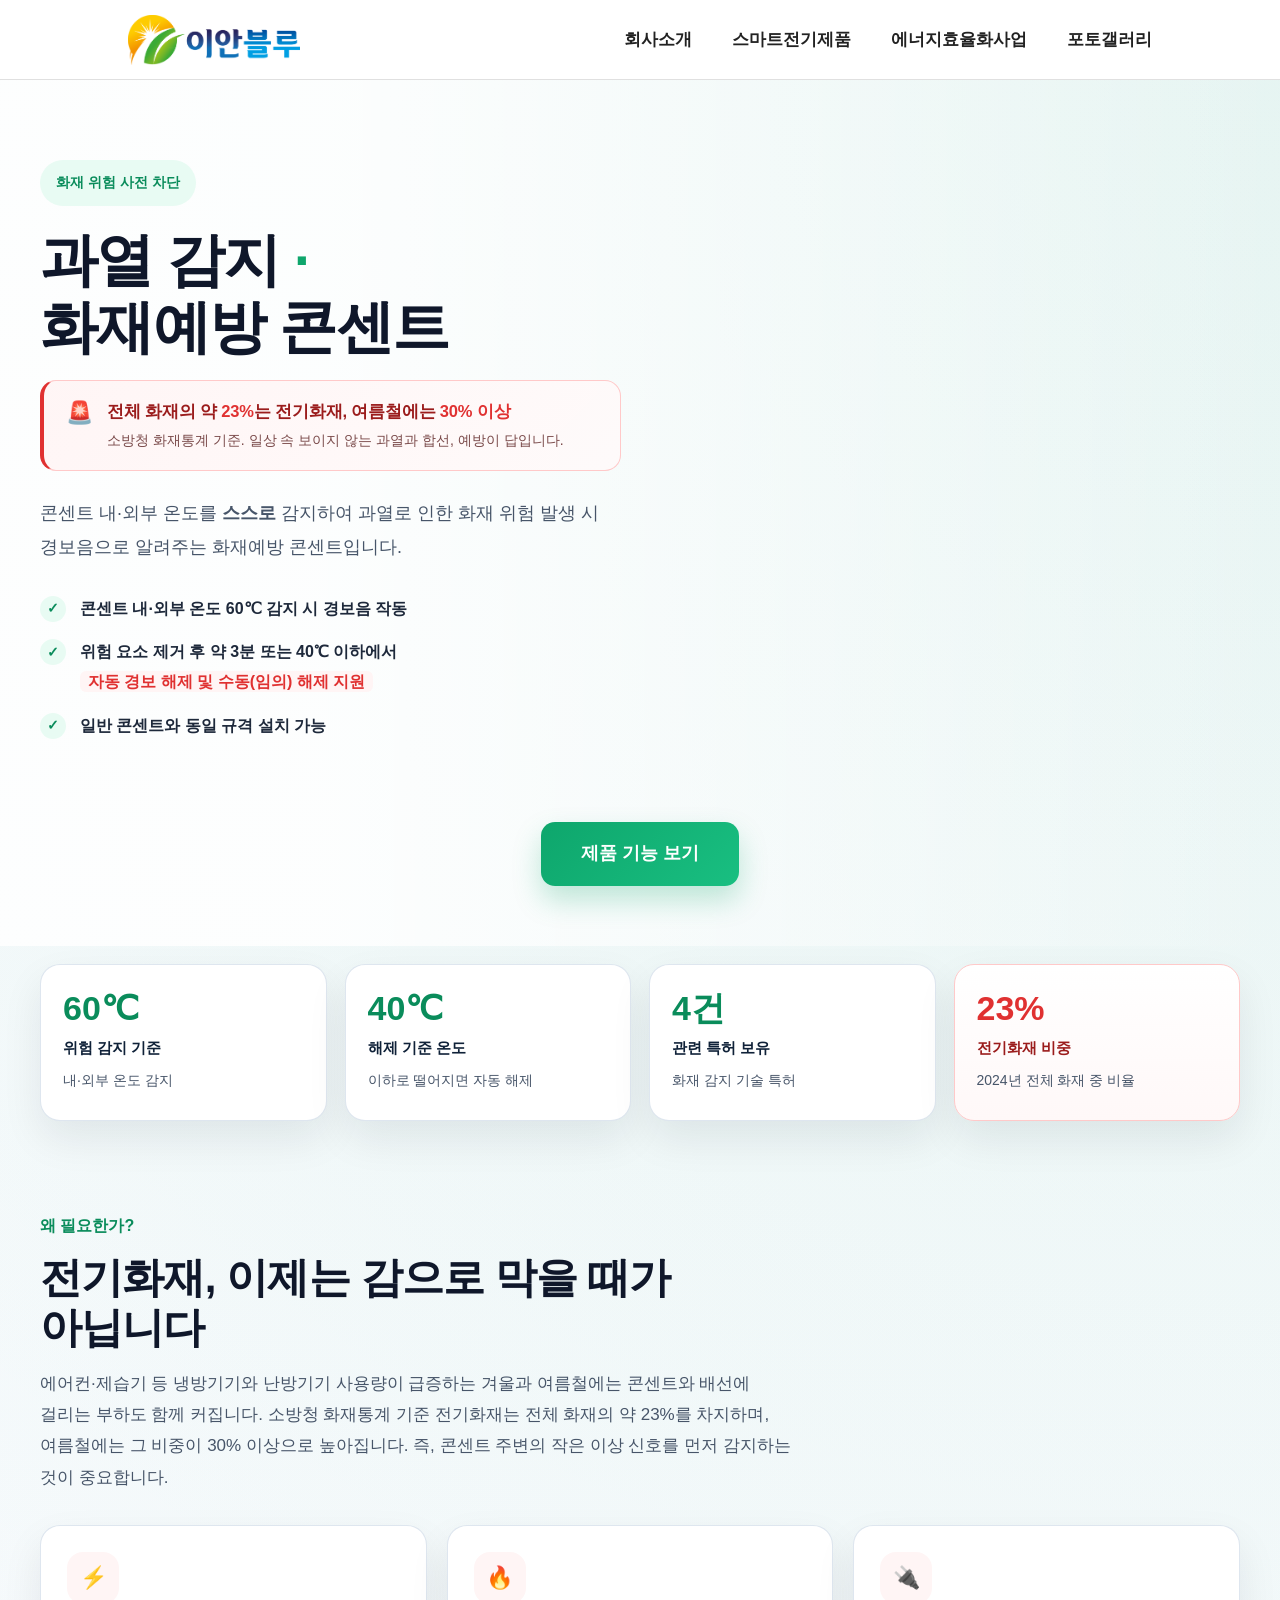
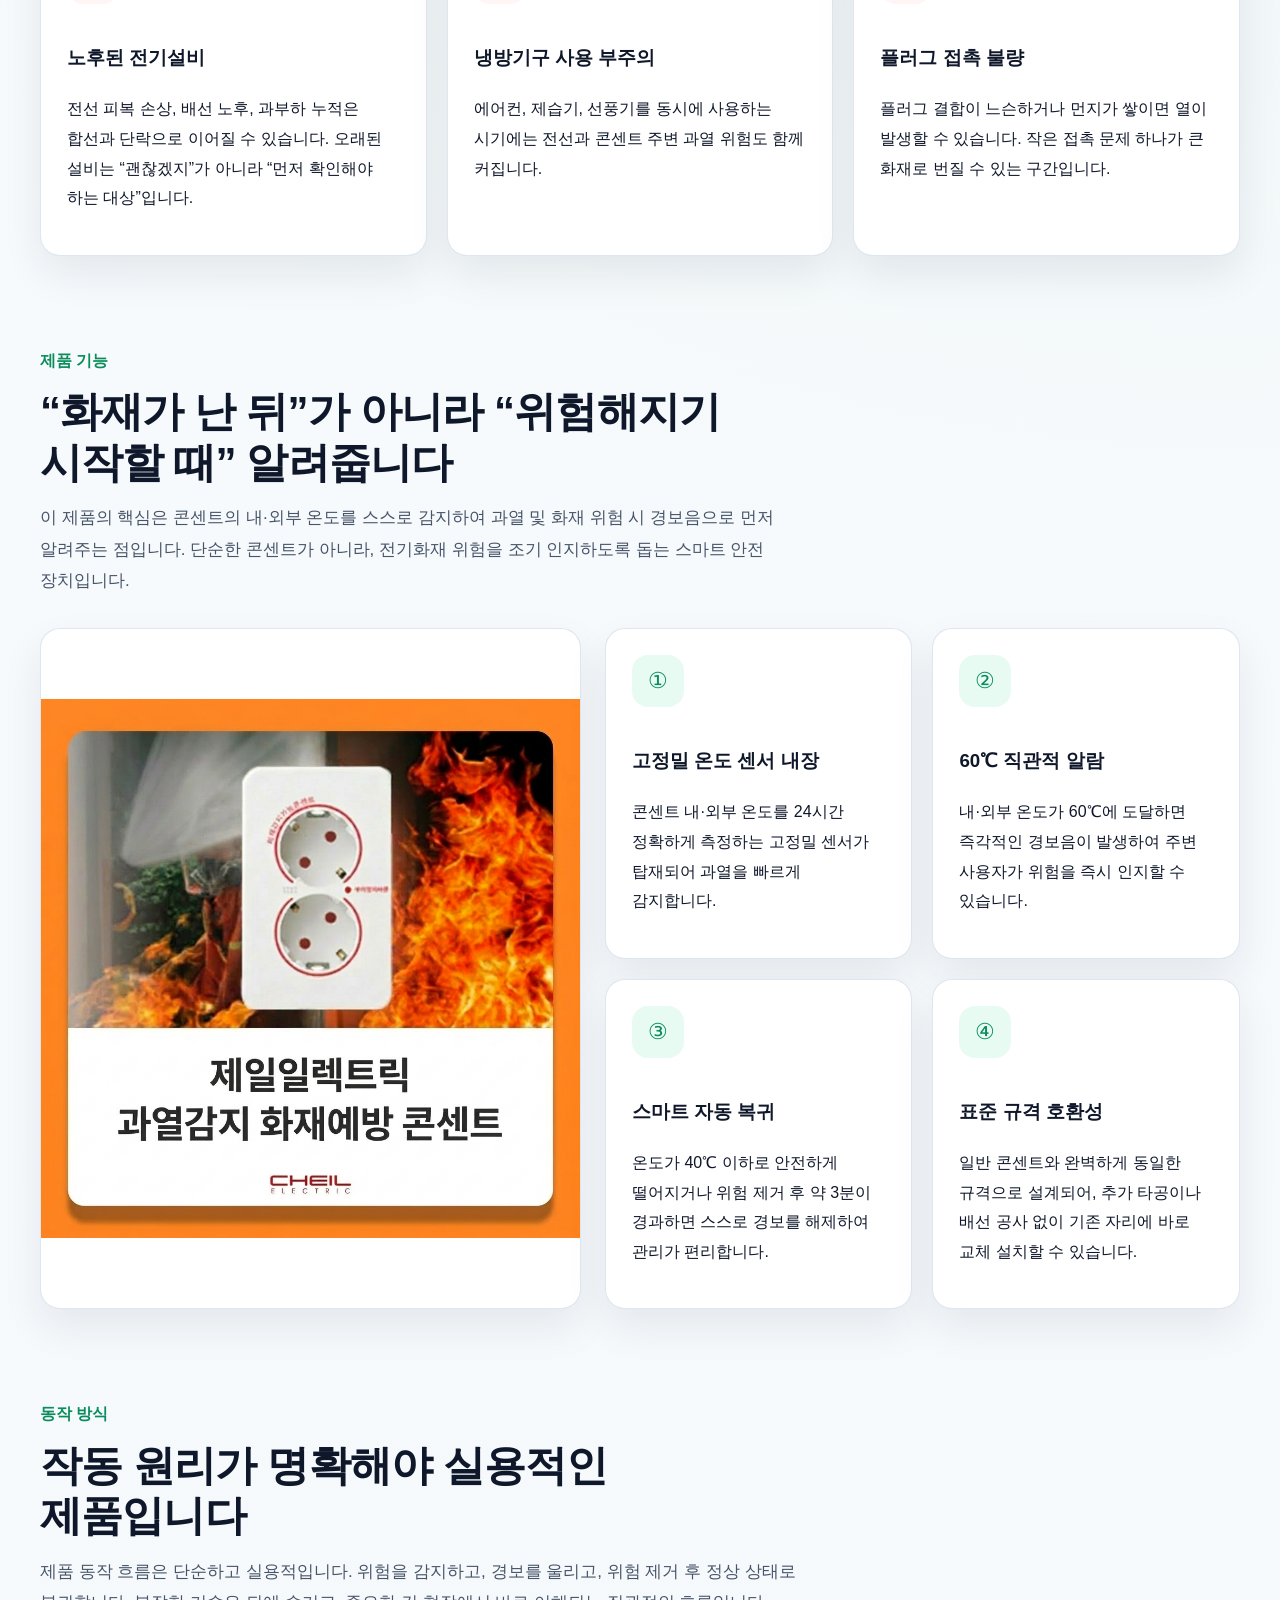
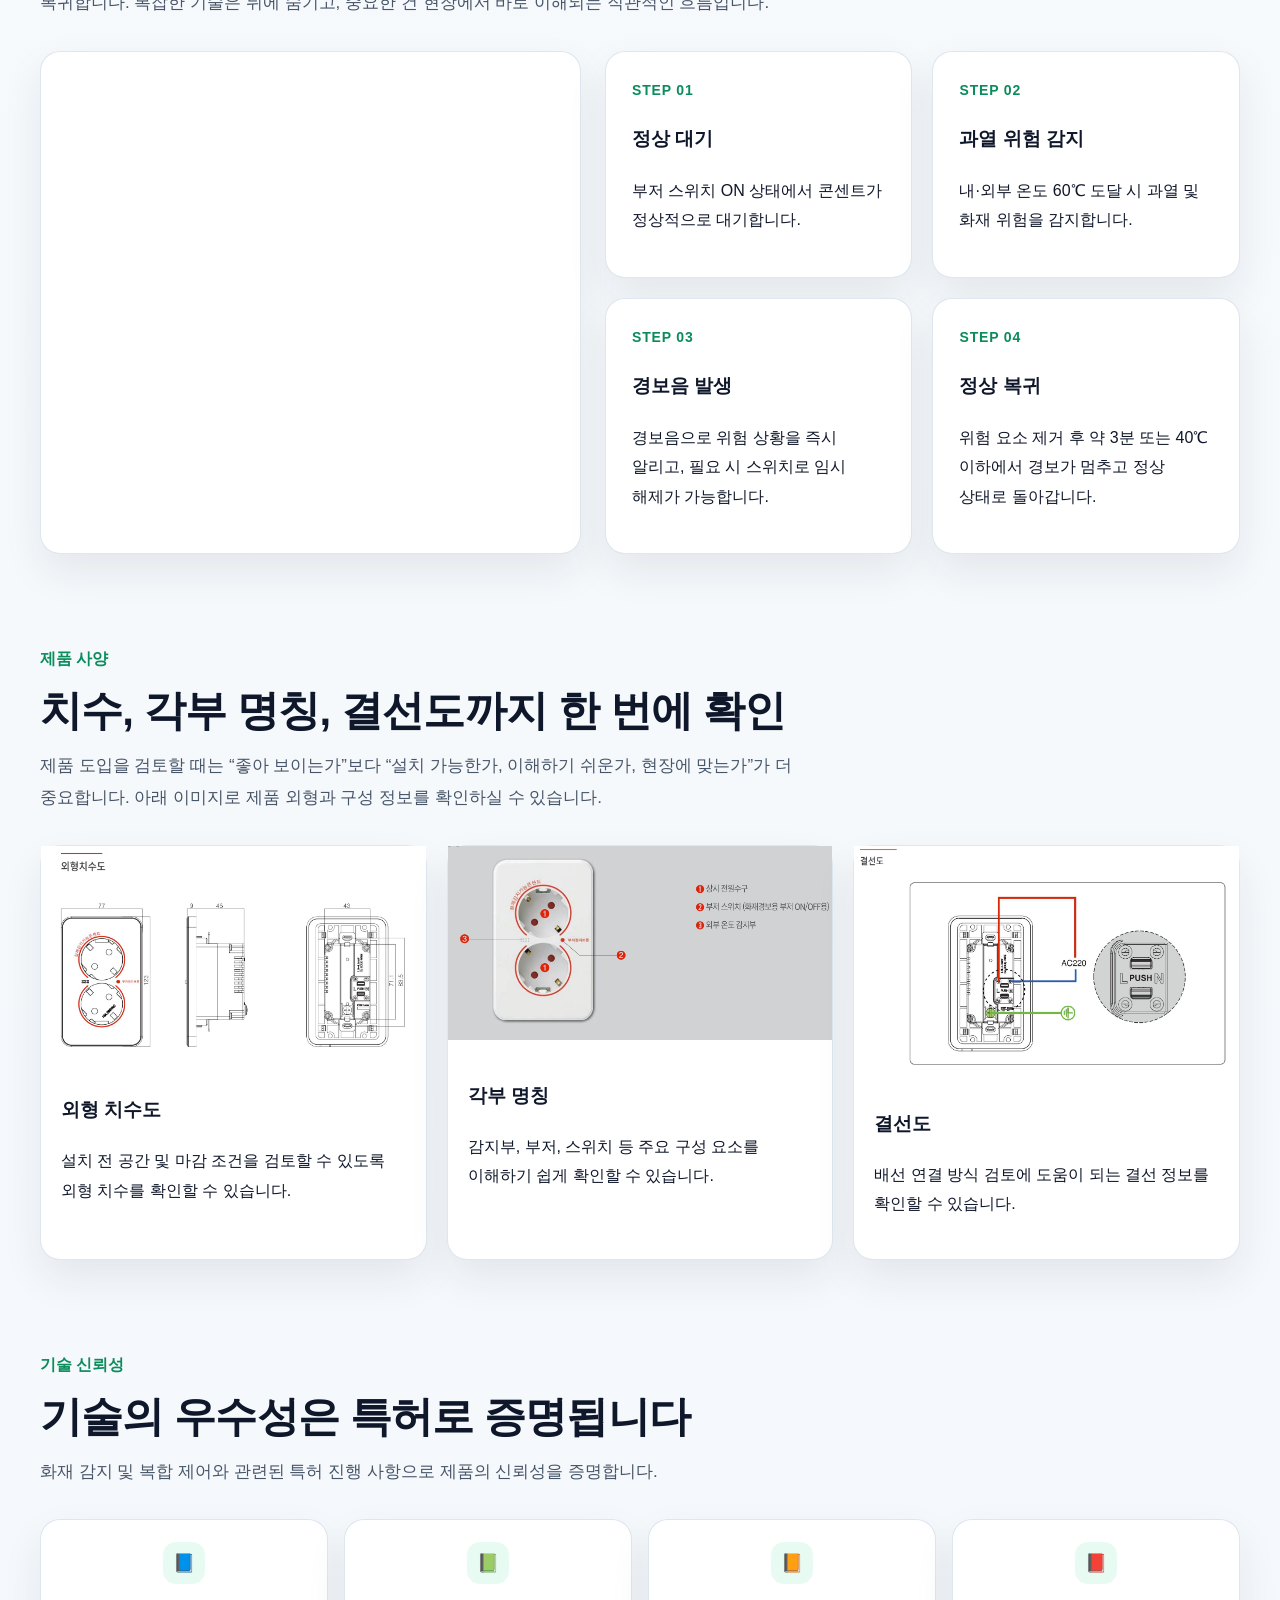
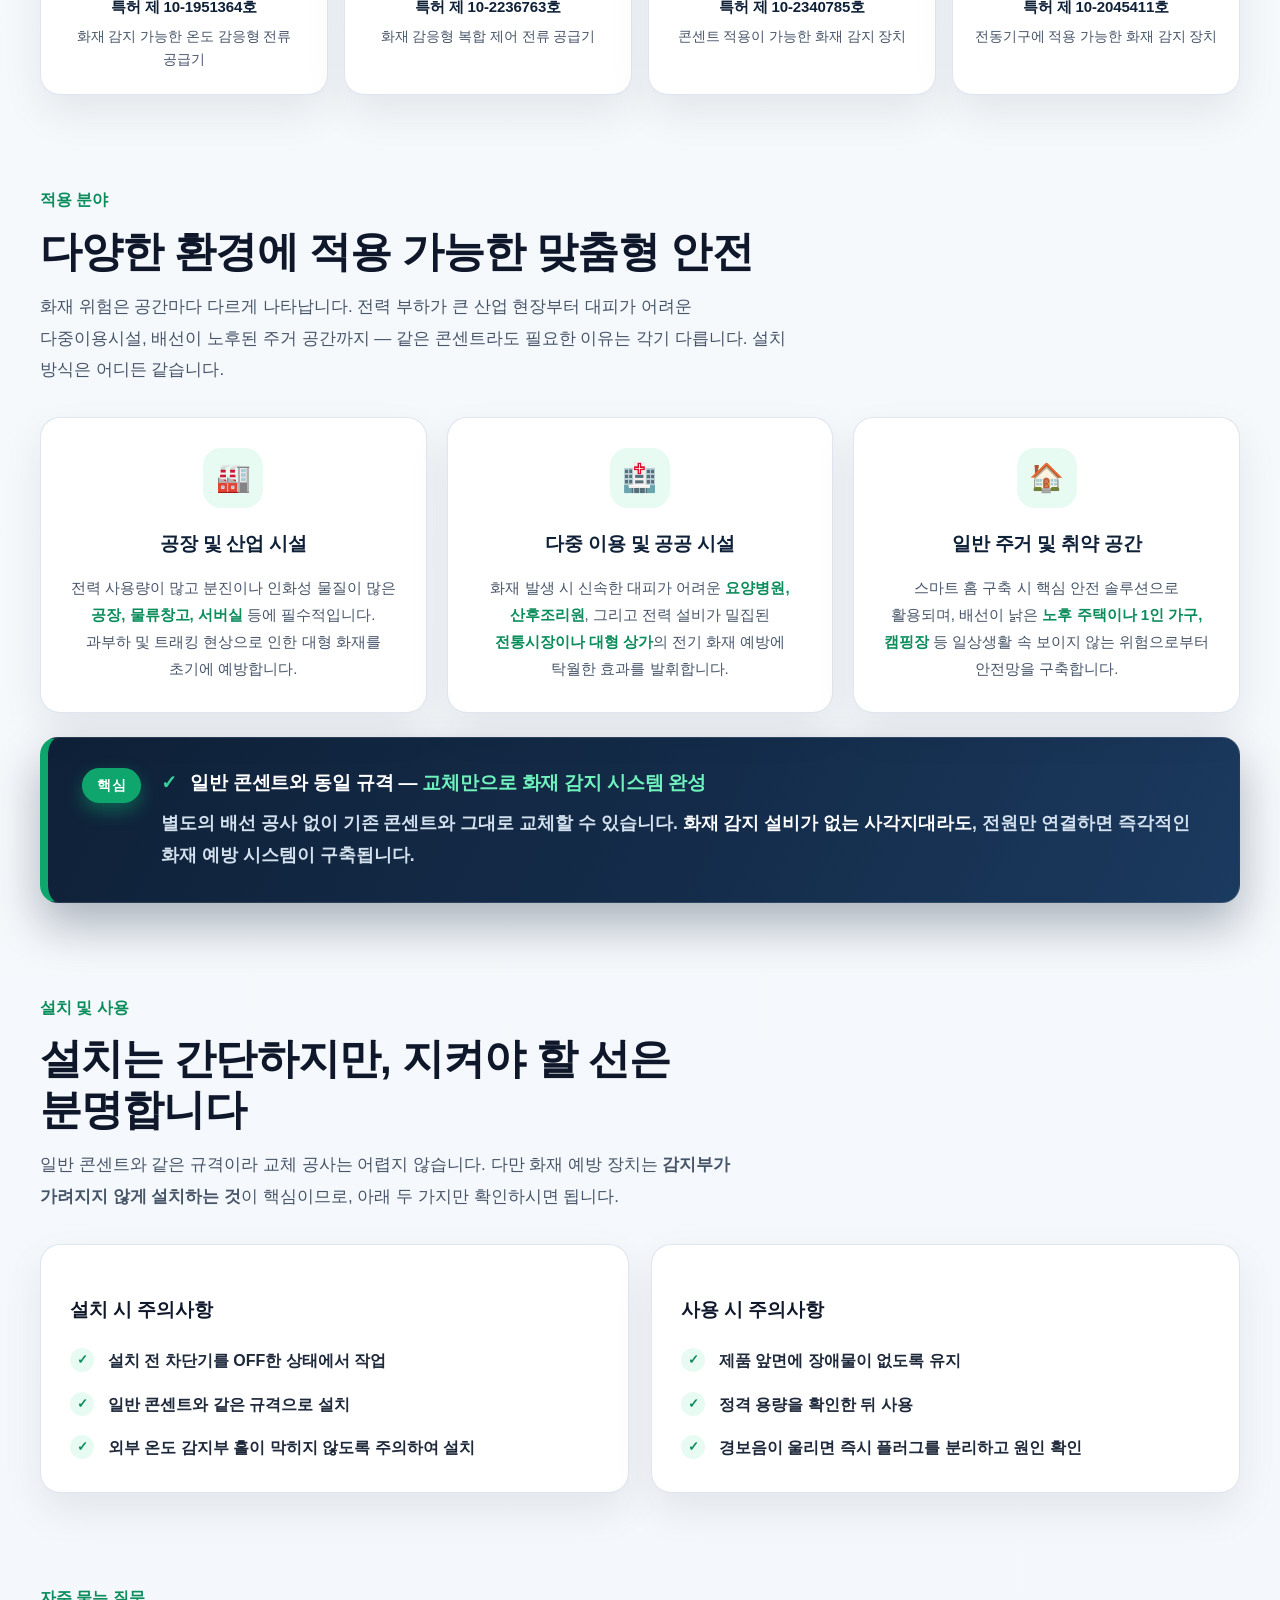
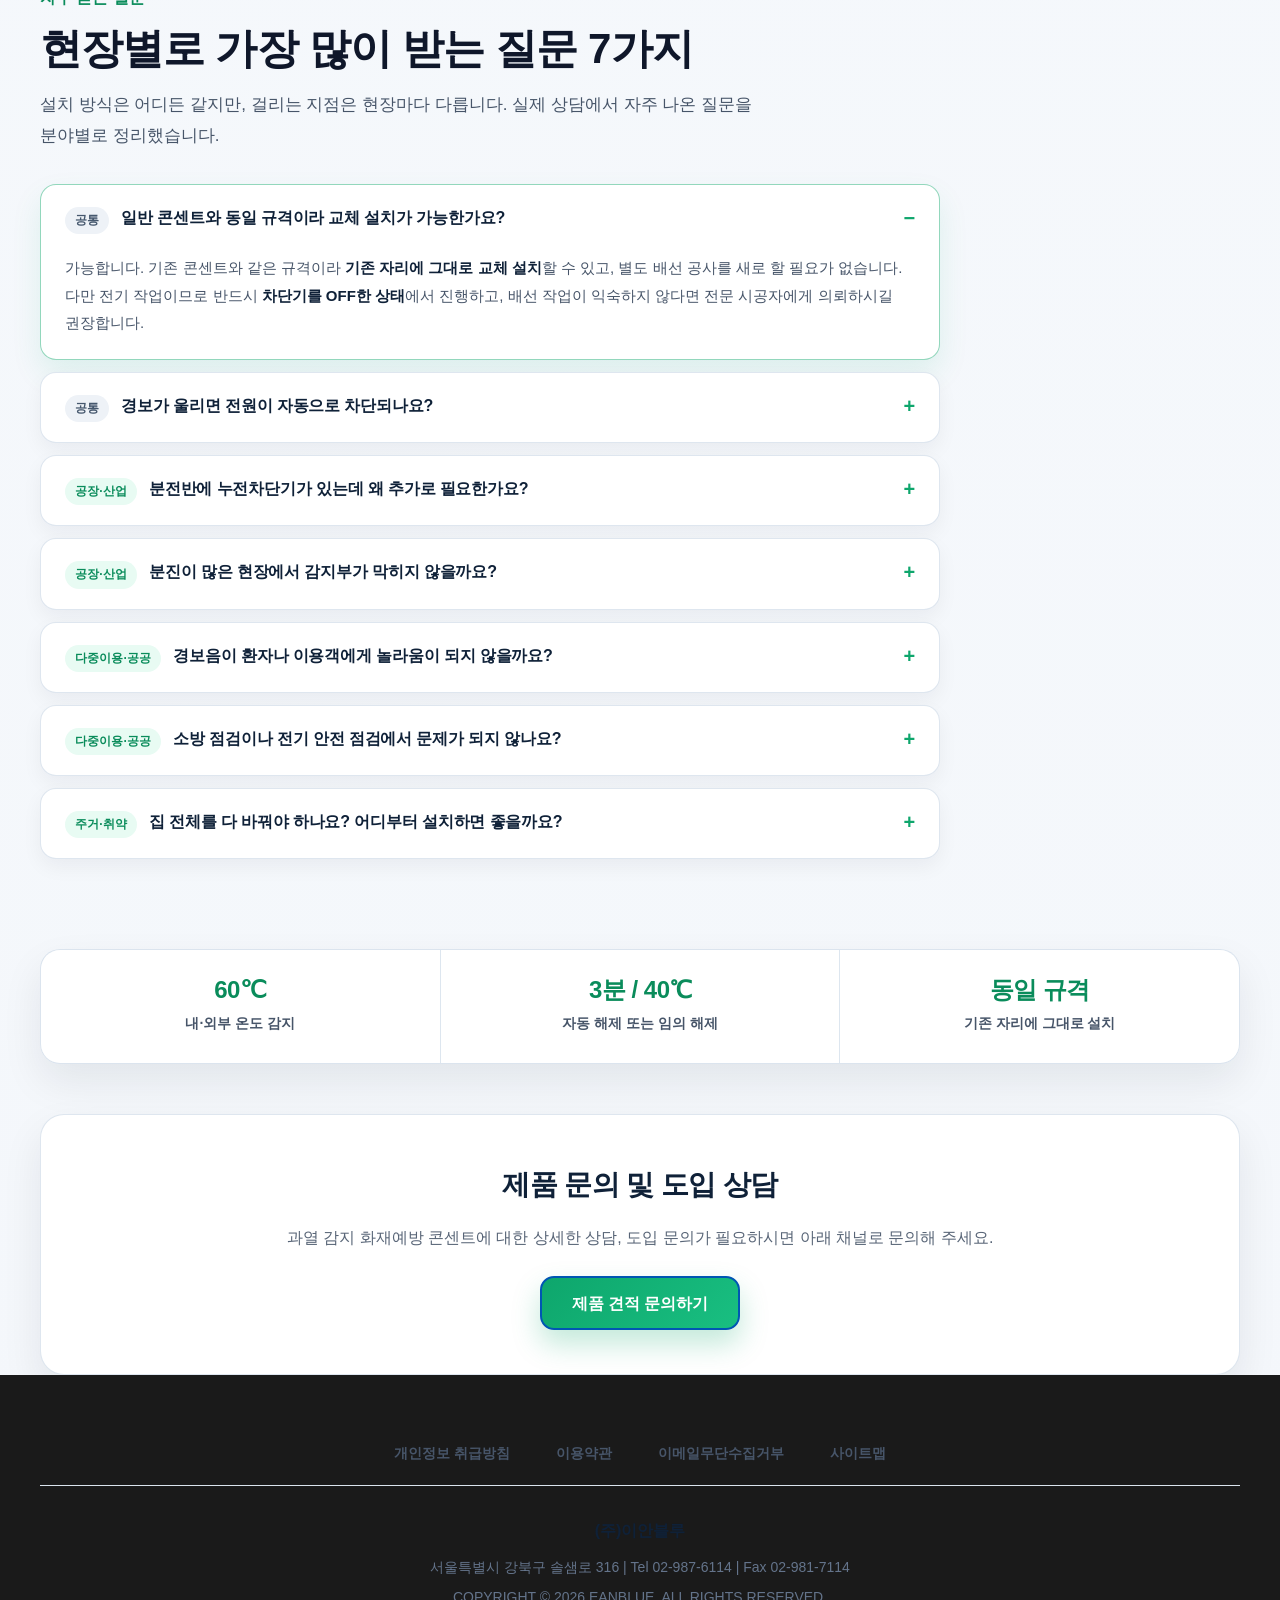
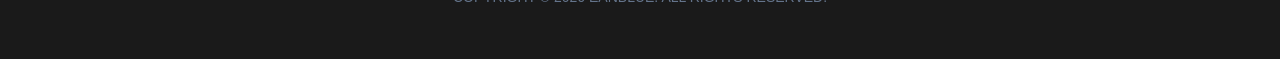
<file: fire_outlet.html>
<!DOCTYPE html>
<html lang="ko-KR">
<head>
  <meta charset="UTF-8" />
  <meta name="viewport" content="width=device-width, initial-scale=1.0" />
  <title>과열감지 · 화재예방 콘센트 | 이안블루</title>
  <meta
    name="description"
    content="콘센트 내·외부 온도를 스스로 감지하여 과열로 인한 화재 위험 발생 시 경보음으로 알려주는 화재예방 콘센트. 60℃ 감지 시 경보음 작동, 위험 요소 제거 후 약 3분 또는 40℃ 이하에서 자동 해제 및 임의 해제, 일반 콘센트와 동일 규격 설치 가능. 이안블루."
  />
    <link rel="canonical" href="https://eanblue.example/hajaecon.html" />
  <meta name="theme-color" content="#0ea66c" />

  <!-- Open Graph -->
  <meta property="og:type" content="website" />
  <meta property="og:locale" content="ko_KR" />
  <meta property="og:site_name" content="이안블루" />
  <meta property="og:url" content="https://eanblue.example/hajaecon.html" />
  <meta property="og:title" content="과열 감지 · 화재예방 콘센트 | 이안블루" />
  <meta property="og:description" content="콘센트 내·외부 온도를 스스로 감지해 60℃에서 경보음. 위험 제거 후 약 3분 또는 40℃ 이하에서 자동 해제, 일반 콘센트와 동일 규격으로 설치." />
  <meta property="og:image" content="https://eanblue.example/hajaecon_main.png" />
  <meta property="og:image:alt" content="과열 감지 화재예방 콘센트 — 콘센트 내·외부 온도 감지" />

  <!-- Twitter Card -->
  <meta name="twitter:card" content="summary_large_image" />
  <meta name="twitter:title" content="과열 감지 · 화재예방 콘센트 | 이안블루" />
  <meta name="twitter:description" content="콘센트 내·외부 온도를 스스로 감지해 60℃에서 경보음. 위험 제거 후 약 3분 또는 40℃ 이하에서 자동 해제, 일반 콘센트와 동일 규격으로 설치." />
  <meta name="twitter:image" content="https://eanblue.example/hajaecon_main.png" />
  <meta name="twitter:image:alt" content="과열 감지 화재예방 콘센트 — 내·외부 온도 감지" />

  <link rel="stylesheet" href="style.css">
  
  <style>
    :root {
      --bg: #f5f8fb;
      --white: #ffffff;
      --text: #0f172a;
      --sub: #475569;
      --line: #dbe4ee;
      --primary: #0ea66c;
      --primary-dark: #0a8c5b;
      --primary-soft: #e8fbf3;
      --navy: #0f2138;
       /* 경고/위험 시맨틱 컬러 */
      --danger: #e03131;
      --danger-dark: #9b1c1c;
      --danger-soft: #fff5f5;
      --danger-line: #ffc9c9;
      --shadow: 0 18px 40px rgba(15, 23, 42, 0.08);
      --radius-xl: 28px;
      --radius-lg: 20px;
      --radius-md: 14px;
      --container: 1200px;
    }

    * { box-sizing: border-box; }
    html { scroll-behavior: smooth; }
    body {
      margin: 0;
      font-family: "Pretendard", "Noto Sans KR", "Malgun Gothic", sans-serif;
      color: var(--text);
      background:
        radial-gradient(circle at top right, rgba(14, 166, 108, 0.08), transparent 28%),
        linear-gradient(180deg, #f8fbfd 0%, #f4f7fb 100%);
      
      line-height: 1.85;
      /* 한글이 단어 중간에서 끊기지 않도록 처리 */
      word-break: keep-all;
      overflow-wrap: break-word;
    }

    h1, h2, h3, h4, p, li, .label, .num { word-break: keep-all; }
    .hero h1 { overflow-wrap: anywhere; }
    .hero h1 .h1-sep { color: var(--primary); font-weight: 700; }

    img { max-width: 100%; display: block; }
    a { color: inherit; text-decoration: none; }

    .container {
      width: min(calc(100% - 32px), var(--container));
      margin: 0 auto;
    }

    .topbar {
      position: sticky;
      top: 0;
      z-index: 1000;
      backdrop-filter: blur(14px);
      background: rgba(255,255,255,0.84);
      border-bottom: 1px solid rgba(219, 228, 238, 0.8);
    }

    .topbar-inner {
      display: flex;
      align-items: center;
      justify-content: space-between;
      min-height: 74px;
      gap: 20px;
    }

    .brand {
      display: flex;
      align-items: center;
      gap: 12px;
      font-weight: 800;
      font-size: 20px;
      color: var(--navy);
      white-space: nowrap;
    }

    .brand-mark {
      width: 40px;
      height: 40px;
      border-radius: 12px;
      background: linear-gradient(135deg, var(--primary), #35d39b);
      color: #fff;
      display: inline-flex;
      align-items: center;
      justify-content: center;
      font-weight: 900;
      box-shadow: 0 10px 20px rgba(14, 166, 108, 0.25);
    }

    .nav {
      display: flex;
      align-items: center;
      gap: 20px;
      flex-wrap: wrap;
      justify-content: flex-end;
    }

    .nav a {
      font-size: 15px;
      color: #334155;
      font-weight: 600;
    }

    .nav a:hover {
      color: var(--primary);
    }

    .btn {
      display: inline-flex;
      align-items: center ;
      justify-content: center;
      gap: 8px;
      min-height: 52px;
      padding: 0 22px;
      border-radius: 14px;
      font-weight: 800;
      transition: .2s ease;
      cursor: pointer;
      border: none;
    }

    .btn-primary {
      background: linear-gradient(135deg, var(--primary), #19bf81);
      color: #fff;
      box-shadow: 0 14px 28px rgba(14, 166, 108, 0.25);
    }

    .btn-outline {
      background: #fff;
      color: var(--navy);
      border: 1px solid var(--line);
    }

    .hero {
      padding: 80px 0 45px;
    }

    .hero-grid {
      display: grid;
      grid-template-columns: 1fr 1fr;
      gap: 38px;
      align-items: center;
    }
	.hero-actions {
		display: flex;
		justify-content: center;
		width: 100%;
	}
    .eyebrow {
      display: inline-flex;
      align-items: center;
      gap: 8px;
      background: var(--primary-soft);
      color: var(--primary-dark);
      font-weight: 800;
      padding: 10px 16px;
      border-radius: 999px;
      margin-bottom: 20px; 
      font-size: 14px;
    }

    .hero h1 {
      margin: 0 0 20px;
      font-size: clamp(34px, 5vw, 58px);
      line-height: 1.16;
      letter-spacing: -0.03em;
    }

    .hero p.lead {
      margin: 0 0 30px;
      font-size: 18px;
      color: var(--sub);
      max-width: 680px;
    }

    .hero-points {
      display: grid;
      gap: 14px;
      margin-bottom: 32px;
    }

    .hero-point {
      display: flex;
      align-items: flex-start;
      gap: 14px;
      color: #1e293b;
      font-weight: 600;
    }

    /* =========================================
       경고 배너 (히어로)
       ========================================= */
    .risk-banner {
      display: flex;
      align-items: flex-start;
      gap: 14px;
      max-width: 620px;
      margin: 0 0 26px;
      padding: 18px 22px;
      border-radius: 16px;
      border: 1px solid var(--danger-line);
      border-left: 4px solid var(--danger);
      background: linear-gradient(135deg, rgba(255,245,245,0.97), rgba(255,250,250,0.92));
    }

    .risk-banner .risk-icon {
      font-size: 22px;
      line-height: 1.25;
      flex: 0 0 auto;
    }

    .risk-banner .risk-title {
      margin: 0 0 5px;
      font-size: 16.5px;
      font-weight: 800;
      color: var(--danger-dark);
      line-height: 1.5;
      letter-spacing: -0.01em;
    }

    .risk-banner .risk-title strong {
      color: var(--danger);
      font-weight: 900;
    }

    .risk-banner .risk-sub {
      margin: 0;
      font-size: 14px;
      color: #7a4a4a;
      line-height: 1.65;
    }

    .hero-point .mark-red {
      color: var(--danger);
      font-weight: 800;
      font-style: normal;
      background: var(--danger-soft);
      padding: 2px 8px;
      border-radius: 6px;
      white-space: nowrap;
    }

    .hero-point .dot {
      width: 26px;
      height: 26px;
      border-radius: 50%;
      flex: 0 0 26px;
      background: var(--primary-soft);
      color: var(--primary-dark);
      display: inline-flex;
      align-items: center;
      justify-content: center;
      font-size: 14px;
      font-weight: 900;
      margin-top: 2px;
    }

    .hero-visual {
      position: relative;
    }

    .hero-visual .main-image-wrap {
      overflow: hidden;
      border-radius: var(--radius-xl);
      background: #fff;
      box-shadow: var(--shadow);
      border: 1px solid rgba(219, 228, 238, 0.8);
    }
	/* =========================================
       ✨ Hero 배경 이미지 영역 스타일
       ========================================= */
    .hero-bg-wrap {
      /* 배경 이미지 설정 */
      /*background-image: url('hajaecon_main.png');*/
      background-size: cover;
      background-position: center;
      background-repeat: no-repeat;
      
      /* 기존 .hero 에 있던 여백을 이쪽으로 이동 */
      padding: 80px 0 60px; 
      position: relative;
    }

    /* 이미지가 너무 밝거나 진해서 글씨가 안 보일 때를 대비한 반투명 흰색 오버레이 */
    .hero-bg-wrap::before {
      content: '';
      position: absolute;
      top: 0; left: 0; right: 0; bottom: 0;
      background: linear-gradient(to right,rgba(255, 255, 255, 0.85) 25%,rgba(255,255,255,0) );
      z-index: 1;
    }

    /* 텍스트와 버튼, 이미지가 배경 오버레이보다 위로 올라오도록 z-index 설정 */
    .hero-bg-wrap > .container {
      position: relative;
      z-index: 2;
    }
    .stats {
      padding: 18px 0 0;
    }

    .stats-grid {
      display: grid;
      grid-template-columns: repeat(4, 1fr);
      gap: 18px;
    }

    .stat-card {
      background: var(--white);
      border: 1px solid rgba(219, 228, 238, 0.9);
      border-radius: 20px;
      padding: 26px 22px;
      box-shadow: var(--shadow);
    }

    .stat-card .num {
      font-size: 34px;
      line-height: 1;
      font-weight: 900;
      color: var(--primary-dark);
      margin-bottom: 9px;
    }

    .stat-card .label {
      font-size: 15px;
      font-weight: 700;
      color: var(--navy);
      margin-bottom: 7px;
    }

    .stat-card .desc {
      font-size: 14px;
      color: var(--sub);
    }

    .stat-card.is-risk {
      border-color: var(--danger-line);
      background: linear-gradient(180deg, #ffffff, #fff8f8);
    }

    .stat-card.is-risk .num { color: var(--danger); }
    .stat-card.is-risk .label { color: var(--danger-dark); }

    section.section {
      padding: 90px 0 0; 
    }

     section[id] { scroll-margin-top: 92px; }

    .section-head {
      max-width: 760px;
      margin-bottom: 32px;
    }

    .section-head .kicker {
      color: var(--primary-dark);
      font-weight: 800;
      margin-bottom: 12px;
      display: inline-block;
    }

    .section-head h2 {
      font-size: clamp(28px, 4vw, 42px);
      line-height: 1.2;
      margin: 0 0 14px;
      letter-spacing: -0.02em;
    }

    .section-head p {
      margin: 0;
      color: var(--sub);
      font-size: 17px;
    }

    .card {
      background: var(--white);
      border: 1px solid rgba(219, 228, 238, 0.9);
      border-radius: var(--radius-lg);
      box-shadow: var(--shadow);
    }

    .problem-grid, .feature-grid, .gallery-grid, .recommend-grid, .patent-grid {
      display: grid;
      gap: 20px; 
    }

    .problem-grid { grid-template-columns: repeat(3, 1fr); }
    .problem-card, .feature-card, .patent-card { padding: 26px; }
    .icon-badge.risk {
      background: var(--danger-soft);
      color: var(--danger);
    }

    .icon-badge {
      width: 52px;
      height: 52px;
      border-radius: 16px;
      background: var(--primary-soft);
      color: var(--primary-dark);
      display: inline-flex;
      align-items: center;
      justify-content: center;
      font-size: 22px;
      margin-bottom: 18px;
    }

    .solution-wrap {
      display: grid;
      grid-template-columns: 0.92fr 1.08fr;
      gap: 24px;
      align-items: stretch;
    }

    .solution-image {
      padding: 0;
      overflow: hidden;
      display: flex;
      align-items: center;
      justify-content: center;
      background: #fff;
    }

    .feature-grid { grid-template-columns: repeat(2, 1fr); }

    .timeline {
      display: grid;
      grid-template-columns: repeat(2, 1fr);
      gap: 20px;
    }

    .timeline-card { padding: 26px; position: relative; }

    .step-no {
      font-size: 14px;
      font-weight: 900;
      color: var(--primary-dark);
      margin-bottom: 12px;
      letter-spacing: 0.06em;
    }

    .gallery-grid { grid-template-columns: repeat(3, 1fr); }
    .gallery-content { padding: 20px 20px 24px; } 

    .usage-wrap {
      display: grid;
      grid-template-columns: 1fr 1fr;
      gap: 22px;
    }

    .usage-card { padding: 29px; }

    .check-list {
      list-style: none;
      padding: 0;
      margin: 0;
      display: grid;
      gap: 14px;
    }

    .check-list li {
      display: flex;
      gap: 14px; 
      align-items: flex-start;
      color: #1e293b;
      font-weight: 600;
    }

    .check-list li::before {
      content: "✓";
      width: 24px; height: 24px; flex: 0 0 24px;
      display: inline-flex; align-items: center; justify-content: center;
      background: var(--primary-soft); color: var(--primary-dark);
      border-radius: 50%; font-size: 13px; font-weight: 900; margin-top: 2px;
    }

    /* =========================================
       적용 분야 (3분야 카드)
       ========================================= */
    .apply-grid {
      display: grid;
      grid-template-columns: repeat(3, 1fr);
      gap: 20px;
    }

    .apply-card {
      padding: 30px 26px;
      text-align: center;
      display: flex;
      flex-direction: column;
      align-items: center;
      transition: transform .25s ease, box-shadow .25s ease, border-color .25s ease;
    }

    .apply-card:hover {
      transform: translateY(-6px);
      box-shadow: 0 22px 44px rgba(15, 23, 42, 0.12);
      border-color: rgba(14, 166, 108, 0.35);
    }

    .apply-card .icon-badge {
      width: 60px;
      height: 60px;
      border-radius: 18px;
      font-size: 28px;
      margin: 0 auto 18px;
    }

    .apply-link {
      display: inline-flex;
      align-items: center;
      gap: 6px;
      margin-top: auto;
      padding-top: 0;
      align-self: center;
      padding: 10px 18px;
      border-radius: 999px;
      background: var(--primary-soft);
      color: var(--primary-dark);
      font-size: 14px;
      font-weight: 800;
      padding: 10px 18px;
      transition: background .2s ease, color .2s ease, transform .2s ease;
    }

    .apply-card p { margin-bottom: 18px; }

    .apply-link:hover {
      background: var(--primary);
      color: #fff;
      transform: translateX(2px);
    }

    .apply-card h3 {
      font-size: 19px;
      margin: 0 0 12px;
      letter-spacing: -0.01em;
      color: var(--navy);
    }

   .apply-card p {
      margin: 0;
      font-size: 15px;
      color: var(--sub);
      line-height: 1.8;
      word-break: keep-all;
    }

    .apply-card strong {
      color: var(--primary-dark);
      font-weight: 800;
    }

    .apply-note {
      display: flex;
      align-items: flex-start;
      gap: 20px;
      margin-top: 24px;
      padding: 30px 34px;
      border-radius: 18px;
      border: 1px solid rgba(255, 255, 255, 0.12);
      border-left: 8px solid var(--primary);
      background: linear-gradient(115deg, #0f2138 0%, #142c4a 55%, #1b3a5f 100%);
      box-shadow: 0 22px 46px rgba(15, 33, 56, 0.32);
      text-align: left;
    }

    .apply-note .note-badge {
      flex: 0 0 auto;
      padding: 8px 15px;
      border-radius: 999px;
      background: var(--primary);
      color: #fff;
      font-size: 14px;
      font-weight: 900;
      letter-spacing: 0.04em;
      line-height: 1.4;
      box-shadow: 0 8px 18px rgba(14, 166, 108, 0.45);
    }

    .apply-note .note-body {
      flex: 1;
      min-width: 0;
    }

    .apply-note .note-title {
      display: block;
      margin: 0 0 10px;
      font-size: 19px;
      font-weight: 800;
      color: #ffffff;
      line-height: 1.55;
      letter-spacing: -0.01em;
      word-break: keep-all;
    }

    .apply-note .note-title .note-check {
      display: inline-block;
      margin-right: 8px;
      color: #35d39b;
      font-weight: 900;
    }

    .apply-note .note-title strong {
      color: #6ff2bd;
      font-weight: 900;
    }

    .apply-note .note-text {
      margin: 0;
      font-size: 17.5px;
      font-weight: 600;
      color: #d3e0ee;
      line-height: 1.85;
      word-break: keep-all;
    }

    .apply-note .note-text strong {
      color: #ffffff;
      font-weight: 900;
    }


    .patent-grid {
      grid-template-columns: repeat(4, 1fr);
      gap: 16px;
    }

    .patent-card {
      padding: 22px 18px;
      display: flex;
      flex-direction: column;
      align-items: center;
      text-align: center;
    }

    .patent-card .icon-badge {
      width: 42px;
      height: 42px;
      border-radius: 13px;
      font-size: 18px;
      margin-bottom: 12px;
    }

    .patent-card h3 {
      margin: 0 0 8px;
      font-size: 15px;
      font-weight: 800;
      line-height: 1.45;
      letter-spacing: -0.01em;
      color: var(--navy);
      word-break: keep-all;
    }

    .patent-card p {
      margin: 0;
      font-size: 13.5px;
      line-height: 1.7;
      color: var(--sub);
      word-break: keep-all;
    }

    .cta-card { 
      padding: 38px;
      margin-top: 32px;
      text-align: center; 
    }
    
    .cta-actions {
      display: flex;
      justify-content: center;
      gap: 12px;
      margin-top: 24px;
    }

    /* =========================================
       상담 CTA 박스 (누락되어 있던 스타일 보완)
       ========================================= */

    /* =========================================
       현장별 자주 묻는 질문 (FAQ)
       ========================================= */
    .faq-list {
      display: grid;
      gap: 12px;
      max-width: 900px;
    }

    details.faq {
      background: #fff;
      border: 1px solid rgba(219, 228, 238, 0.9);
      border-radius: 16px;
      box-shadow: 0 8px 20px rgba(15, 23, 42, 0.05);
      overflow: hidden;
      transition: border-color .2s ease, box-shadow .2s ease;
    }

    details.faq[open] {
      border-color: rgba(14, 166, 108, 0.45);
      box-shadow: 0 14px 30px rgba(14, 166, 108, 0.10);
    }

    details.faq summary {
      display: flex;
      align-items: flex-start;
      gap: 12px;
      padding: 20px 24px;
      cursor: pointer;
      list-style: none;
      font-size: 16px;
      font-weight: 800;
      color: var(--navy);
      line-height: 1.6;
      letter-spacing: -0.01em;
    }

    details.faq summary::-webkit-details-marker { display: none; }

    details.faq summary::after {
      content: "+";
      margin-left: auto;
      flex: 0 0 auto;
      color: var(--primary);
      font-size: 20px;
      font-weight: 900;
      line-height: 1.3;
    }

    details.faq[open] summary::after { content: "−"; }

    .faq-tag {
      flex: 0 0 auto;
      margin-top: 2px;
      padding: 4px 10px;
      border-radius: 999px;
      background: var(--primary-soft);
      color: var(--primary-dark);
      font-size: 12px;
      font-weight: 900;
      letter-spacing: 0.01em;
      white-space: nowrap;
    }

    .faq-tag.is-common {
      background: #eef2f7;
      color: #46586e;
    }

    details.faq .answer {
      padding: 0 24px 22px 24px;
      font-size: 15px;
      color: var(--sub);
      line-height: 1.85;
      word-break: keep-all;
    }

    details.faq .answer strong { color: var(--navy); font-weight: 800; }

    /* =========================================
       결론 요약 밴드
       ========================================= */
    .recap-band {
      display: grid;
      grid-template-columns: repeat(3, 1fr);
      gap: 1px;
      background: rgba(219, 228, 238, 0.9);
      border: 1px solid rgba(219, 228, 238, 0.9);
      border-radius: var(--radius-lg);
      overflow: hidden;
      box-shadow: var(--shadow);
      margin-bottom: 24px;
    }

    .recap-item {
      background: #fff;
      padding: 26px 20px;
      text-align: center;
      display: flex;
      flex-direction: column;
      gap: 6px;
    }

    .recap-num {
      font-size: 24px;
      font-weight: 900;
      color: var(--primary-dark);
      letter-spacing: -0.02em;
      line-height: 1.2;
    }

    .recap-label {
      font-size: 14px;
      font-weight: 700;
      color: var(--sub);
    }

    .iot-cta-area {
      text-align: center;
      padding: 44px 26px;
      border-radius: 24px;
      background: var(--white);
      border: 1px solid rgba(219, 228, 238, 0.9);
      box-shadow: var(--shadow);
    }

    .iot-cta-area h3 {
      margin: 0 0 12px;
      font-size: clamp(22px, 3vw, 28px);
      letter-spacing: -0.02em;
      color: var(--navy);
    }

    .iot-cta-area p {
      margin: 0;
      color: var(--sub);
      font-size: 16px;
    }

    .cta-btn-group {
      display: flex;
      justify-content: center;
      gap: 12px;
      margin-top: 24px;
      flex-wrap: wrap;
    }

    .cta-btn {
      display: inline-flex;
      align-items: center;
      justify-content: center;
      min-height: 54px;
      padding: 0 30px;
      border-radius: 14px;
      font-weight: 800;
      font-size: 16px;
      transition: .2s ease;
    }

    .cta-btn.primary {
      background: linear-gradient(135deg, var(--primary), #19bf81);
      color: #fff;
      box-shadow: 0 14px 28px rgba(14, 166, 108, 0.25);
    }

    .cta-btn.primary:hover {
      transform: translateY(-2px);
      box-shadow: 0 18px 34px rgba(14, 166, 108, 0.3);
    }

    /* =========================================
       견적 문의 폼 스타일
       ========================================= */
    .inquiry-form-wrap {
      display: none;
      margin-top: 35px;
      text-align: left;
      background: #f8fafc;
      padding: 30px;
      border-radius: 16px;
      border: 1px solid var(--line);
    }
    .inquiry-form-wrap.active {
      display: block;
      animation: fadeIn 0.4s ease-out;
    }
    @keyframes fadeIn {
      from { opacity: 0; transform: translateY(-10px); }
      to { opacity: 1; transform: translateY(0); }
    }
 
   .inquiry-section-title {
      font-weight: 800;
      color: var(--primary-dark);
      margin: 22px 0 12px;
      font-size: 15px;
      letter-spacing: 0.02em;
    }

    .inquiry-section-title:first-of-type { margin-top: 0; }

    .inquiry-grid {
      display: grid;
      grid-template-columns: repeat(2, 1fr);
      gap: 14px 16px;
    }

    .inquiry-group {
      display: flex;
      flex-direction: column;
      gap: 7px;
    }

    .inquiry-group.full-width { grid-column: 1 / -1; }

    .inquiry-group label {
      font-size: 14px;
      font-weight: 700;
      color: var(--navy);
    }

    .inquiry-group input,
    .inquiry-group textarea {
      width: 100%;
      padding: 13px 15px;
      border: 1px solid var(--line);
      border-radius: 12px;
      font: inherit;
      font-size: 15px;
      color: var(--text);
      background: #fff;
      transition: border-color .2s ease, box-shadow .2s ease;
    }

    .inquiry-group textarea {
      min-height: 140px;
      resize: vertical;
      line-height: 1.7;
    }

    .inquiry-group input:focus,
    .inquiry-group textarea:focus {
      outline: none;
      border-color: var(--primary);
      box-shadow: 0 0 0 3px rgba(14, 166, 108, 0.15);
    }

    .inquiry-submit-btn {
      margin-top: 22px;
      width: 100%;
      min-height: 56px;
      border: none;
      border-radius: 14px;
      background: linear-gradient(135deg, var(--primary), #19bf81);
      color: #fff;
      font-size: 16px;
      font-weight: 800;
      cursor: pointer;
      transition: .2s ease;
      box-shadow: 0 14px 28px rgba(14, 166, 108, 0.25);
    }

    .inquiry-submit-btn:hover { transform: translateY(-2px); }

    .inquiry-consent {
      margin-top: 12px;
      font-size: 13px;
      color: #64748b;
      text-align: center;
    }

    /* =========================================
       푸터
       ========================================= */
    footer { padding: 66px 0 44px; }
    .footer-links {
      display: flex;
      justify-content: center;
      flex-wrap: wrap;
      gap: 22px;
      margin-bottom: 18px;
    }

    .footer-links a {
      font-size: 14px;
      color: #475569;
      font-weight: 600;
    }

    .footer-links a:hover { color: var(--primary); }
    .footer-box { 
      border-top: 1px solid var(--line); 
      padding-top: 26px;
      color: #64748b; 
      font-size: 14px; 
      text-align: center; 
    }
    .footer-info p { margin: 4px 0; }
    .footer-info strong { color: var(--navy); }
    @media (max-width: 1100px) {
     .hero-grid, .solution-wrap, .timeline, .gallery-grid, .problem-grid, .stats-grid, .patent-grid, .usage-wrap, .apply-grid {
        grid-template-columns: 1fr; 
      }
      .patent-grid { grid-template-columns: repeat(2, 1fr); }
      .hero-grid { text-align: center; }
      .hero-points { text-align: left; }
      .hero-bg-wrap::before {
        background: linear-gradient(to bottom, rgba(255,255,255,0.94), rgba(255,255,255,0.86));
      }
    }

    @media (max-width: 600px) {
      .recap-band { grid-template-columns: 1fr; }
      .apply-note { flex-direction: column; gap: 14px; padding: 24px 20px; }
      .apply-note .note-title { font-size: 17px; }
      .apply-note .note-text { font-size: 16px; }

      .inquiry-grid { grid-template-columns: 1fr; }
      .cta-btn-group { flex-direction: column; }
      .cta-btn { width: 100%; }
      .iot-cta-area { padding: 34px 20px; }
      .inquiry-form-wrap { padding: 22px 18px; }
      .hero h1 { font-size: clamp(28px, 8vw, 38px); }
    }
  </style>
  <script type="application/ld+json">
{
  "@context": "https://schema.org",
  "@graph": [
    {
      "@type": "Organization",
      "@id": "https://eanblue.example/#org",
      "name": "(주)이안블루",
      "telephone": "+82-2-987-6114",
      "faxNumber": "+82-2-981-7114",
      "address": {
        "@type": "PostalAddress",
        "streetAddress": "솔샘로 316",
        "addressLocality": "서울특별시 강북구",
        "addressCountry": "KR"
      }
    },
    {
      "@type": "Product",
      "name": "과열 감지 화재예방 콘센트",
      "brand": {
        "@type": "Brand",
        "name": "이안블루"
      },
      "manufacturer": {
        "@id": "https://eanblue.example/#org"
      },
      "description": "콘센트 내·외부 온도를 스스로 감지하여 과열로 인한 화재 위험 발생 시 경보음으로 알려주는 화재예방 콘센트. 내·외부 온도 60℃ 감지 시 경보음 작동, 위험 요소 제거 후 약 3분 또는 40℃ 이하에서 자동 경보 해제 및 임의 해제, 일반 콘센트와 동일 규격 설치.",
      "category": "전기안전 설비 / 화재예방 콘센트",
      "additionalProperty": [
        {
          "@type": "PropertyValue",
          "name": "경보 작동 온도",
          "value": "60℃"
        },
        {
          "@type": "PropertyValue",
          "name": "경보 자동 해제 온도",
          "value": "40℃ 이하"
        },
        {
          "@type": "PropertyValue",
          "name": "경보 자동 해제 시간",
          "value": "약 3분"
        },
        {
          "@type": "PropertyValue",
          "name": "설치 규격",
          "value": "일반 콘센트와 동일 규격"
        }
      ]
    }
  ]
}
  </script>
<script type="application/ld+json">
{
  "@context": "https://schema.org",
  "@type": "FAQPage",
  "mainEntity": [
    {
      "@type": "Question",
      "name": "일반 콘센트와 동일 규격이라 교체 설치가 가능한가요?",
      "acceptedAnswer": {
        "@type": "Answer",
        "text": "가능합니다. 기존 콘센트와 같은 규격이라 기존 자리에 그대로 교체 설치할 수 있고, 별도 배선 공사를 새로 할 필요가 없습니다. 다만 전기 작업이므로 반드시 차단기를 OFF한 상태에서 진행하고, 배선 작업이 익숙하지 않다면 전문 시공자에게 의뢰하시길 권장합니다."
      }
    },
    {
      "@type": "Question",
      "name": "경보가 울리면 전원이 자동으로 차단되나요?",
      "acceptedAnswer": {
        "@type": "Answer",
        "text": "아닙니다. 이 제품은 과열을 감지해 경보음으로 알리는 방식입니다. 경보를 확인한 뒤 플러그를 분리하고 원인을 확인하시면 되며, 위험 요소가 제거되면 약 3분 후 또는 온도가 40℃ 이하로 떨어질 때 경보가 자동으로 해제됩니다."
      }
    },
    {
      "@type": "Question",
      "name": "분전반에 누전차단기가 있는데 왜 추가로 필요한가요?",
      "acceptedAnswer": {
        "@type": "Answer",
        "text": "누전차단기는 누설 전류와 과전류를 차단하지만, 플러그 접점의 국부적인 과열은 감지하지 못합니다. 이 제품은 콘센트 내·외부 온도가 60℃에 도달하면 경보음으로 알려주므로, 차단기가 동작하기 전 단계에서 대응할 수 있습니다."
      }
    },
    {
      "@type": "Question",
      "name": "분진이 많은 현장에서 감지부가 막히지 않을까요?",
      "acceptedAnswer": {
        "@type": "Answer",
        "text": "외부 온도 감지부 홀이 막히면 감지 성능이 떨어질 수 있습니다. 설치 위치를 잡을 때 분진이 직접 쌓이는 구석은 피하고, 제품 앞면에 장애물이 없도록 유지해 주세요. 정기 점검 시 감지부 홀의 분진만 털어내도 충분합니다."
      }
    },
    {
      "@type": "Question",
      "name": "경보음이 환자나 이용객에게 놀라움이 되지 않을까요?",
      "acceptedAnswer": {
        "@type": "Answer",
        "text": "위험을 알리는 것이 목적이므로 경보는 작동합니다. 다만 상황을 확인한 뒤에는 부저 스위치로 임의 해제가 가능하고, 위험 요소가 제거되면 약 3분 후 또는 40℃ 이하에서 자동으로 멈춥니다. 야간 운영 시설이라면 설치 위치별로 경보 범위를 미리 확인해 두시는 것을 권합니다."
      }
    },
    {
      "@type": "Question",
      "name": "소방 점검이나 전기 안전 점검에서 문제가 되지 않나요?",
      "acceptedAnswer": {
        "@type": "Answer",
        "text": "기존 콘센트를 대체하는 안전 설비로, 일반 콘센트와 동일한 규격으로 설치됩니다."
      }
    },
    {
      "@type": "Question",
      "name": "집 전체를 다 바꿔야 하나요? 어디부터 설치하면 좋을까요?",
      "acceptedAnswer": {
        "@type": "Answer",
        "text": "전부 교체할 필요는 없습니다. 부하가 큰 기기를 쓰는 주방(전기레인지·에어프라이어), 난방기구를 쓰는 방, 연장선이 여러 개 이어지는 자리부터 우선 적용하시면 됩니다. 같은 규격이라 필요한 곳만 골라 교체할 수 있습니다."
      }
    }
  ]
}
</script>
</head>
<body>

  <div id="header-placeholder"></div>

  <main>
        <section class="hero" style="padding: 0;">
      <div class="hero-bg-wrap">
        <div class="container hero-grid">
          <div>
            <span class="eyebrow">화재 위험 사전 차단</span>
            <h1>과열 감지 <span class="h1-sep">·</span><br />화재예방 콘센트</h1>

            <div class="risk-banner">
              <span class="risk-icon">🚨</span>
              <div>
                <p class="risk-title">전체 화재의 약 <strong>23%</strong>는 전기화재, 여름철에는 <strong>30% 이상</strong></p>
                <p class="risk-sub">소방청 화재통계 기준. 일상 속 보이지 않는 과열과 합선, 예방이 답입니다.</p>
              </div>
            </div>

            <p class="lead">
              콘센트 내·외부 온도를 <strong>스스로</strong> 감지하여 과열로 인한 화재 위험 발생 시
              경보음으로 알려주는 화재예방 콘센트입니다.
            </p>

            <div class="hero-points">
              <div class="hero-point">
                <span class="dot">✓</span>
                <span>콘센트 내·외부 온도 <strong>60℃</strong> 감지 시 경보음 작동</span>
              </div>
              <div class="hero-point">
                <span class="dot">✓</span>
                <!-- 개선점 3: 조금 더 자연스럽게 다듬은 자동/수동 해제 문구 반영 -->
                <span>위험 요소 제거 후 약 <strong>3분</strong> 또는 <strong>40℃ 이하</strong>에서 <em class="mark-red">자동 경보 해제 및 수동(임의) 해제 지원</em></span>
              </div>
              <div class="hero-point">
                <span class="dot">✓</span>
                <span>일반 콘센트와 동일 규격 설치 가능</span>
              </div>
            </div>
          </div>
      </div>

      <div class="container" style="text-align: center; margin-top: 50px;">
          <a href="#features" class="btn btn-primary" style="padding: 15px 40px; font-size: 18px;">제품 기능 보기</a>
      </div>
	</div>
      <div class="container stats">
        <div class="stats-grid">
          <div class="stat-card">
            <div class="num">60℃</div>
            <div class="label">위험 감지 기준</div>
            <div class="desc">내·외부 온도 감지</div>
          </div>
          <div class="stat-card">
            <div class="num">40℃</div>
            <div class="label">해제 기준 온도</div>
            <div class="desc">이하로 떨어지면 자동 해제</div>
          </div>
          <div class="stat-card">
            <div class="num">4건</div>
            <div class="label">관련 특허 보유</div>
            <div class="desc">화재 감지 기술 특허</div>
          </div>
          <div class="stat-card is-risk">
            <div class="num">23%</div>
            <div class="label">전기화재 비중</div>
            <div class="desc">2024년 전체 화재 중 비율</div>
          </div>
        </div>
      </div>
    </section>

    <section id="problem" class="section">
      <div class="container">
        <div class="section-head">
          <span class="kicker">왜 필요한가?</span>
          <h2>전기화재, 이제는 감으로 막을 때가 아닙니다</h2>
          <p>
            에어컨·제습기 등 냉방기기와 난방기기 사용량이 급증하는 겨울과 여름철에는
            콘센트와 배선에 걸리는 부하도 함께 커집니다.
            소방청 화재통계 기준 전기화재는 전체 화재의 약 23%를 차지하며,
            여름철에는 그 비중이 30% 이상으로 높아집니다.
            즉, 콘센트 주변의 작은 이상 신호를 먼저 감지하는 것이 중요합니다.
          </p>
        </div>

        <div class="problem-grid">
          <article class="card problem-card">
            <div class="icon-badge risk">⚡</div>
            <h3>노후된 전기설비</h3>
            <p>
              전선 피복 손상, 배선 노후, 과부하 누적은 합선과 단락으로 이어질 수 있습니다.
              오래된 설비는 “괜찮겠지”가 아니라 “먼저 확인해야 하는 대상”입니다.
            </p>
          </article>

          <article class="card problem-card">
            <div class="icon-badge risk">🔥</div>
            <h3>냉방기구 사용 부주의</h3>
            <p>
              에어컨, 제습기, 선풍기를 동시에 사용하는 시기에는
              전선과 콘센트 주변 과열 위험도 함께 커집니다.
            </p>
          </article>

          <article class="card problem-card">
            <div class="icon-badge risk">🔌</div>
            <h3>플러그 접촉 불량</h3>
            <p>
              플러그 결합이 느슨하거나 먼지가 쌓이면 열이 발생할 수 있습니다.
              작은 접촉 문제 하나가 큰 화재로 번질 수 있는 구간입니다.
            </p>
          </article>
        </div>
      </div>
    </section>

    <section id="features" class="section">
      <div class="container">
        <div class="section-head">
          <span class="kicker">제품 기능</span>
          <h2>“화재가 난 뒤”가 아니라 “위험해지기 시작할 때” 알려줍니다</h2>
          <p>
            이 제품의 핵심은 콘센트의 내·외부 온도를 스스로 감지하여 과열 및 화재 위험 시
            경보음으로 먼저 알려주는 점입니다.
            단순한 콘센트가 아니라, 전기화재 위험을 조기 인지하도록 돕는 스마트 안전 장치입니다.
          </p>
        </div>

        <div class="solution-wrap">
          <div class="card solution-image">
            <img
              src="hajaeconcentuy5ctS3i.png"
              alt="과열 감지 화재예방 콘센트 제품 이미지"
              loading="lazy"

              onerror="this.src='https://placehold.co/600x400/e8fbf3/0ea66c?text=제품이미지'"
            />
          </div>

          <div class="feature-grid">
            <article class="card feature-card">
              <div class="icon-badge">①</div>
              <h3>고정밀 온도 센서 내장</h3>
              <p>콘센트 내·외부 온도를 24시간 정확하게 측정하는 고정밀 센서가 탑재되어 과열을 빠르게 감지합니다.</p>
            </article>

            <article class="card feature-card">
              <div class="icon-badge">②</div>
              <h3>60℃ 직관적 알람</h3>
              <p>내·외부 온도가 60℃에 도달하면 즉각적인 경보음이 발생하여 주변 사용자가 위험을 즉시 인지할 수 있습니다.</p>
            </article>

            <article class="card feature-card">
              <div class="icon-badge">③</div>
              <h3>스마트 자동 복귀</h3>
              <p>온도가 40℃ 이하로 안전하게 떨어지거나 위험 제거 후 약 3분이 경과하면 스스로 경보를 해제하여 관리가 편리합니다.</p>
            </article>

            <article class="card feature-card">
              <div class="icon-badge">④</div>
              <h3>표준 규격 호환성</h3>
              <p>일반 콘센트와 완벽하게 동일한 규격으로 설계되어, 추가 타공이나 배선 공사 없이 기존 자리에 바로 교체 설치할 수 있습니다.</p>
            </article>
          </div>
        </div>
      </div>
    </section>

    <section id="operation" class="section">
      <div class="container">
        <div class="section-head">
          <span class="kicker">동작 방식</span>
          <h2>작동 원리가 명확해야 실용적인 제품입니다</h2>
          <p>
            제품 동작 흐름은 단순하고 실용적입니다.
            위험을 감지하고, 경보를 울리고, 위험 제거 후 정상 상태로 복귀합니다.
            복잡한 기술은 뒤에 숨기고, 중요한 건 현장에서 바로 이해되는 직관적인 흐름입니다.
          </p>
        </div>

        <div class="solution-wrap">
          
          <!-- 좌측: 비디오 영상 -->
          <div class="card solution-image">
            <video
              src="hajaeconvideo.mp4"
              autoplay
              loop
              muted
              playsinline
              style="width: 100%; height: auto; display: block;"
              title="과열 및 화재 위험 시 경보 작동 영상"
            ></video>
          </div>

          <!-- 우측: 2줄 설명 박스 구조 -->
          <div class="timeline">
            <article class="card timeline-card">
              <div class="step-no">STEP 01</div>
              <h3>정상 대기</h3>
              <p>부저 스위치 ON 상태에서 콘센트가 정상적으로 대기합니다.</p>
            </article>

            <article class="card timeline-card">
              <div class="step-no">STEP 02</div>
              <h3>과열 위험 감지</h3>
              <p>내·외부 온도 60℃ 도달 시 과열 및 화재 위험을 감지합니다.</p>
            </article>

            <article class="card timeline-card">
              <div class="step-no">STEP 03</div>
              <h3>경보음 발생</h3>
              <p>경보음으로 위험 상황을 즉시 알리고, 필요 시 스위치로 임시 해제가 가능합니다.</p>
            </article>

            <article class="card timeline-card">
              <div class="step-no">STEP 04</div>
              <h3>정상 복귀</h3>
              <p>위험 요소 제거 후 약 3분 또는 40℃ 이하에서 경보가 멈추고 정상 상태로 돌아갑니다.</p>
            </article>
          </div>
          
        </div>
      </div>
    </section>

    <section id="gallery" class="section">
      <div class="container">
        <div class="section-head">
          <span class="kicker">제품 사양</span>
          <h2>치수, 각부 명칭, 결선도까지 한 번에 확인</h2>
          <p>
            제품 도입을 검토할 때는 “좋아 보이는가”보다
            “설치 가능한가, 이해하기 쉬운가, 현장에 맞는가”가 더 중요합니다.
            아래 이미지로 제품 외형과 구성 정보를 확인하실 수 있습니다.
          </p>
        </div>

        <div class="gallery-grid">
          <article class="card gallery-card">
            <img
              src="hajaeconsize.jpg"
              alt="화재예방 콘센트 외형 치수도"
              loading="lazy"
              onerror="this.src='https://placehold.co/400x300/f8fafc/0f172a?text=외형치수도'"
            />
            <div class="gallery-content">
              <h3>외형 치수도</h3>
              <p>설치 전 공간 및 마감 조건을 검토할 수 있도록 외형 치수를 확인할 수 있습니다.</p>
            </div>
          </article>

          <article class="card gallery-card">
            <img
              src="hajaecondescrition.jpg"
              alt="화재예방 콘센트 각부 명칭"
              loading="lazy"
              onerror="this.src='https://placehold.co/400x300/f8fafc/0f172a?text=각부명칭'"
            />
            <div class="gallery-content">
              <h3>각부 명칭</h3>
              <p>감지부, 부저, 스위치 등 주요 구성 요소를 이해하기 쉽게 확인할 수 있습니다.</p>
            </div>
          </article>

          <article class="card gallery-card">
            <img
              src="hajaeconconection.jpg"
              alt="화재예방 콘센트 결선도"
              loading="lazy"
              onerror="this.src='https://placehold.co/400x300/f8fafc/0f172a?text=결선도'"
            />
            <div class="gallery-content">
              <h3>결선도</h3>
              <p>배선 연결 방식 검토에 도움이 되는 결선 정보를 확인할 수 있습니다.</p>
            </div>
          </article>
        </div>
      </div>
    </section>

    <section id="patent" class="section">
      <div class="container">
        <div class="section-head">
          <span class="kicker">기술 신뢰성</span>
          <h2>기술의 우수성은 특허로 증명됩니다</h2>
          <p>
            화재 감지 및 복합 제어와 관련된 특허 진행 사항으로 제품의 신뢰성을 증명합니다.
          </p>
        </div>

        <div class="patent-grid">
          <article class="card patent-card">
            <div class="icon-badge">📘</div>
            <h3>특허 제 10-1951364호</h3>
            <p>화재 감지 가능한 온도 감응형 전류 공급기</p>
          </article>

          <article class="card patent-card">
            <div class="icon-badge">📗</div>
            <h3>특허 제 10-2236763호</h3>
            <p>화재 감응형 복합 제어 전류 공급기</p>
          </article>

          <article class="card patent-card">
            <div class="icon-badge">📙</div>
            <h3>특허 제 10-2340785호</h3>
            <p>콘센트 적용이 가능한 화재 감지 장치</p>
          </article>

          <article class="card patent-card">
            <div class="icon-badge">📕</div>
            <h3>특허 제 10-2045411호</h3>
            <p>전동기구에 적용 가능한 화재 감지 장치</p>
          </article>
        </div>
      </div>
    </section>

    <section id="apply" class="section">
      <div class="container">
        <div class="section-head">
          <span class="kicker">적용 분야</span>
          <h2>다양한 환경에 적용 가능한 맞춤형 안전</h2>
          <p>
            화재 위험은 공간마다 다르게 나타납니다.
            전력 부하가 큰 산업 현장부터 대피가 어려운 다중이용시설,
            배선이 노후된 주거 공간까지 — 같은 콘센트라도 필요한 이유는 각기 다릅니다.
            설치 방식은 어디든 같습니다.
          </p>
        </div>

          <div class="apply-grid">
            <article class="card apply-card">
            <div class="icon-badge">🏭</div>
            <h3>공장 및 산업 시설</h3>
            <p>
              전력 사용량이 많고 분진이나 인화성 물질이 많은
              <strong>공장, 물류창고, 서버실</strong> 등에 필수적입니다.
              과부하 및 트래킹 현상으로 인한 대형 화재를 초기에 예방합니다.
            </p>
          </article>

          <article class="card apply-card">
            <div class="icon-badge">🏥</div>
            <h3>다중 이용 및 공공 시설</h3>
            <p>
              화재 발생 시 신속한 대피가 어려운 <strong>요양병원, 산후조리원</strong>,
              그리고 전력 설비가 밀집된 <strong>전통시장이나 대형 상가</strong>의
              전기 화재 예방에 탁월한 효과를 발휘합니다.
            </p>
          </article>

          <article class="card apply-card">
            <div class="icon-badge">🏠</div>
            <h3>일반 주거 및 취약 공간</h3>
            <p>
              스마트 홈 구축 시 핵심 안전 솔루션으로 활용되며,
              배선이 낡은 <strong>노후 주택이나 1인 가구, 캠핑장</strong> 등
              일상생활 속 보이지 않는 위험으로부터 안전망을 구축합니다.
            </p>
          </article></div>
            <div class="apply-note">
          <span class="note-badge">핵심</span>
          <div class="note-body">
            <p class="note-title">
              <span class="note-check">✓</span>
              일반 콘센트와 동일 규격 — <strong>교체만으로 화재 감지 시스템 완성</strong>
            </p>
            <p class="note-text">
              별도의 배선 공사 없이 기존 콘센트와 그대로 교체할 수 있습니다.
              <strong>화재 감지 설비가 없는 사각지대라도</strong>, 전원만 연결하면 즉각적인 화재 예방 시스템이 구축됩니다.
            </p>
          </div>
        </div>
      </div>
    </section>

	    <section id="install" class="section">
      <div class="container">
        <div class="section-head">
          <span class="kicker">설치 및 사용</span>
          <h2>설치는 간단하지만, 지켜야 할 선은 분명합니다</h2>
          <p>
            일반 콘센트와 같은 규격이라 교체 공사는 어렵지 않습니다.
            다만 화재 예방 장치는 <strong>감지부가 가려지지 않게 설치하는 것</strong>이 핵심이므로,
            아래 두 가지만 확인하시면 됩니다.
          </p>
        </div>

        <div class="usage-wrap">
          <article class="card usage-card">
            <h3>설치 시 주의사항</h3>
            <ul class="check-list">
              <li>설치 전 차단기를 OFF한 상태에서 작업</li>
              <li>일반 콘센트와 같은 규격으로 설치</li>
              <li>외부 온도 감지부 홀이 막히지 않도록 주의하여 설치</li>
            </ul>
          </article>

          <article class="card usage-card">
            <h3>사용 시 주의사항</h3>
            <ul class="check-list">
              <li>제품 앞면에 장애물이 없도록 유지</li>
              <li>정격 용량을 확인한 뒤 사용</li>
              <li>경보음이 울리면 즉시 플러그를 분리하고 원인 확인</li>
            </ul>
          </article>
        </div>
      </div>
    </section>

    <section id="faq" class="section">
      <div class="container">
        <div class="section-head">
          <span class="kicker">자주 묻는 질문</span>
          <h2>현장별로 가장 많이 받는 질문 7가지</h2>
          <p>
            설치 방식은 어디든 같지만, 걸리는 지점은 현장마다 다릅니다.
            실제 상담에서 자주 나온 질문을 분야별로 정리했습니다.
          </p>
        </div>

        <div class="faq-list">
          <details class="faq" open>
            <summary><span class="faq-tag is-common">공통</span><span>일반 콘센트와 동일 규격이라 교체 설치가 가능한가요?</span></summary>
            <div class="answer">가능합니다. 기존 콘센트와 같은 규격이라 <strong>기존 자리에 그대로 교체 설치</strong>할 수 있고, 별도 배선 공사를 새로 할 필요가 없습니다. 다만 전기 작업이므로 반드시 <strong>차단기를 OFF한 상태</strong>에서 진행하고, 배선 작업이 익숙하지 않다면 전문 시공자에게 의뢰하시길 권장합니다.</div>
          </details>
          <details class="faq">
            <summary><span class="faq-tag is-common">공통</span><span>경보가 울리면 전원이 자동으로 차단되나요?</span></summary>
            <div class="answer">아닙니다. 이 제품은 과열을 감지해 <strong>경보음으로 알리는 방식</strong>입니다. 경보를 확인한 뒤 플러그를 분리하고 원인을 확인하시면 되며, 위험 요소가 제거되면 <strong>약 3분 후 또는 온도가 40℃ 이하</strong>로 떨어질 때 경보가 자동으로 해제됩니다.</div>
          </details>
          <details class="faq">
            <summary><span class="faq-tag">공장·산업</span><span>분전반에 누전차단기가 있는데 왜 추가로 필요한가요?</span></summary>
            <div class="answer">누전차단기는 누설 전류와 과전류를 차단하지만, <strong>플러그 접점의 국부적인 과열</strong>은 감지하지 못합니다. 이 제품은 콘센트 내·외부 온도가 60℃에 도달하면 경보음으로 알려주므로, 차단기가 동작하기 전 단계에서 대응할 수 있습니다.</div>
          </details>
          <details class="faq">
            <summary><span class="faq-tag">공장·산업</span><span>분진이 많은 현장에서 감지부가 막히지 않을까요?</span></summary>
            <div class="answer">외부 온도 감지부 홀이 막히면 감지 성능이 떨어질 수 있습니다. 설치 위치를 잡을 때 <strong>분진이 직접 쌓이는 구석은 피하고</strong>, 제품 앞면에 장애물이 없도록 유지해 주세요. 정기 점검 시 감지부 홀의 분진만 털어내도 충분합니다.</div>
          </details>
          <details class="faq">
            <summary><span class="faq-tag">다중이용·공공</span><span>경보음이 환자나 이용객에게 놀라움이 되지 않을까요?</span></summary>
            <div class="answer">위험을 알리는 것이 목적이므로 경보는 작동합니다. 다만 상황을 확인한 뒤에는 <strong>부저 스위치로 임의 해제</strong>가 가능하고, 위험 요소가 제거되면 약 3분 후 또는 40℃ 이하에서 자동으로 멈춥니다. 야간 운영 시설이라면 설치 위치별로 경보 범위를 미리 확인해 두시는 것을 권합니다.</div>
          </details>
          <details class="faq">
            <summary><span class="faq-tag">다중이용·공공</span><span>소방 점검이나 전기 안전 점검에서 문제가 되지 않나요?</span></summary>
            <div class="answer">기존 콘센트를 대체하는 안전 설비로, 일반 콘센트와 동일한 규격으로 설치됩니다.</div>
          </details>
          <details class="faq">
            <summary><span class="faq-tag">주거·취약</span><span>집 전체를 다 바꿔야 하나요? 어디부터 설치하면 좋을까요?</span></summary>
            <div class="answer">전부 교체할 필요는 없습니다. <strong>부하가 큰 기기를 쓰는 주방(전기레인지·에어프라이어)</strong>, 난방기구를 쓰는 방, 연장선이 여러 개 이어지는 자리부터 우선 적용하시면 됩니다. 같은 규격이라 필요한 곳만 골라 교체할 수 있습니다.</div>
          </details>
        </div>
      </div>
    </section>
    <section class="section" id="contact">
      <div class="container">
        <div class="recap-band">
          <div class="recap-item">
            <span class="recap-num">60℃</span>
            <span class="recap-label">내·외부 온도 감지</span>
          </div>
          <div class="recap-item">
            <span class="recap-num">3분 / 40℃</span>
            <span class="recap-label">자동 해제 또는 임의 해제</span>
          </div>
          <div class="recap-item">
            <span class="recap-num">동일 규격</span>
            <span class="recap-label">기존 자리에 그대로 설치</span>
          </div>
        </div>

        <div class="iot-cta-area">
          <h3>제품 문의 및 도입 상담</h3>
          <p>과열 감지 화재예방 콘센트에 대한 상세한 상담, 도입 문의가 필요하시면 아래 채널로 문의해 주세요.</p>
          <div class="cta-btn-group">
            <a href="javascript:void(0);" class="cta-btn primary btn-open-inquiry">제품 견적 문의하기</a>
          </div>

        </div>

        <div id="inquiry-form-fire" class="inquiry-form-wrap">
          <h3>제품 견적 문의하기</h3>
          <form action="https://formsubmit.co/eanblue365@naver.com" method="POST">
            <input type="hidden" name="_subject" value="[이안블루 홈페이지] 과열 감지 화재예방 콘센트 도입 문의가 도착했습니다!">
            <input type="hidden" name="_template" value="table">
            <input type="hidden" name="_captcha" value="false">

            <div class="inquiry-section-title">1. 기본정보</div>
            <div class="inquiry-grid">
              <div class="inquiry-group">
                <label for="company">회사명</label>
                <input id="company" type="text" name="회사명" placeholder="회사명을 입력해주세요" required>
              </div>
              <div class="inquiry-group">
                <label for="address">주소</label>
                <input id="address" type="text" name="주소" placeholder="주소를 입력해주세요">
              </div>
              <div class="inquiry-group">
                <label for="manager">담당자</label>
                <input id="manager" type="text" name="담당자" placeholder="담당자 성함을 입력해주세요" required>
              </div>
              <div class="inquiry-group">
                <label for="tel">전화번호</label>
                <input id="tel" type="tel" name="전화번호" placeholder="연락처를 입력해주세요" required>
              </div>
              <div class="inquiry-group full-width">
                <label for="email">이메일</label>
                <input id="email" type="email" name="이메일" placeholder="이메일 주소를 입력해주세요" required>
              </div>
            </div>

            <div class="inquiry-section-title">2. 문의내용</div>
            <div class="inquiry-group full-width">
              <label for="message" style="display:none;">문의내용</label>
              <textarea id="message" name="문의내용" placeholder="문의하실 내용을 자유롭게 입력해주세요. (설치 수량, 현장 환경, 희망 납기 등)" required></textarea>
            </div>

            <button type="submit" class="inquiry-submit-btn">문의하기 (메일 전송)</button>
            <div class="inquiry-consent">(양식을 제출하면 개인정보 제공 및 제3자 정보 제공 활용에 동의하는 것으로 간주합니다.)</div>
          </form>

        </div>
        </div>
    </section>

  </main>

 <footer>
    <div class="container">
        <div class="footer-links">
            <a href="#">개인정보 취급방침</a>
            <a href="#">이용약관</a>
            <a href="#">이메일무단수집거부</a>
            <a href="#">사이트맵</a>
        </div>
        <div class="footer-box">
        <div class="footer-info">
            <p><strong>(주)이안블루</strong></p>
            <p>서울특별시 강북구 솔샘로 316 | Tel 02-987-6114 | Fax 02-981-7114</p>
            <p>COPYRIGHT © 2026 EANBLUE. ALL RIGHTS RESERVED.</p>
        </div>
        </div>
        </div>
    </footer>

    <script src="script.js"></script>
	  <script src="header.js"></script>

  <!-- 견적문의 폼 열기/닫기 -->
  <script>
    (function () {
      var trigger = document.querySelector('.btn-open-inquiry');
      var formWrap = document.getElementById('inquiry-form-fire');

      if (!trigger || !formWrap) return;

      trigger.addEventListener('click', function () {
        formWrap.classList.toggle('active');

        var isOpen = formWrap.classList.contains('active');
        trigger.setAttribute('aria-expanded', isOpen ? 'true' : 'false');
        trigger.textContent = isOpen ? '문의 폼 닫기' : '제품 견적 문의하기';

        if (isOpen) {
          setTimeout(function () {
            formWrap.scrollIntoView({ behavior: 'smooth', block: 'center' });
          }, 100);
        }
      });
    })();
  </script>
  <script type="module" src="https://static.cloudflareinsights.com/beacon.min.js/vce701823e78c4301a35b7e07294d87301792088814092" integrity="sha512-UKNk8GbxkABxKcXYuLkO16EleLGUkcvJWtpSNmExE0Too3ZaFAxTscNWEc1OdAv5/BikHawapSCaiD2XCmp+Bw==" data-cf-beacon='{"version":"2024.11.0","token":"4edd5f8ec12a48cfa682ab8261b80a79","spa":2}' crossorigin="anonymous"></script>
</body>
</html>
</file>
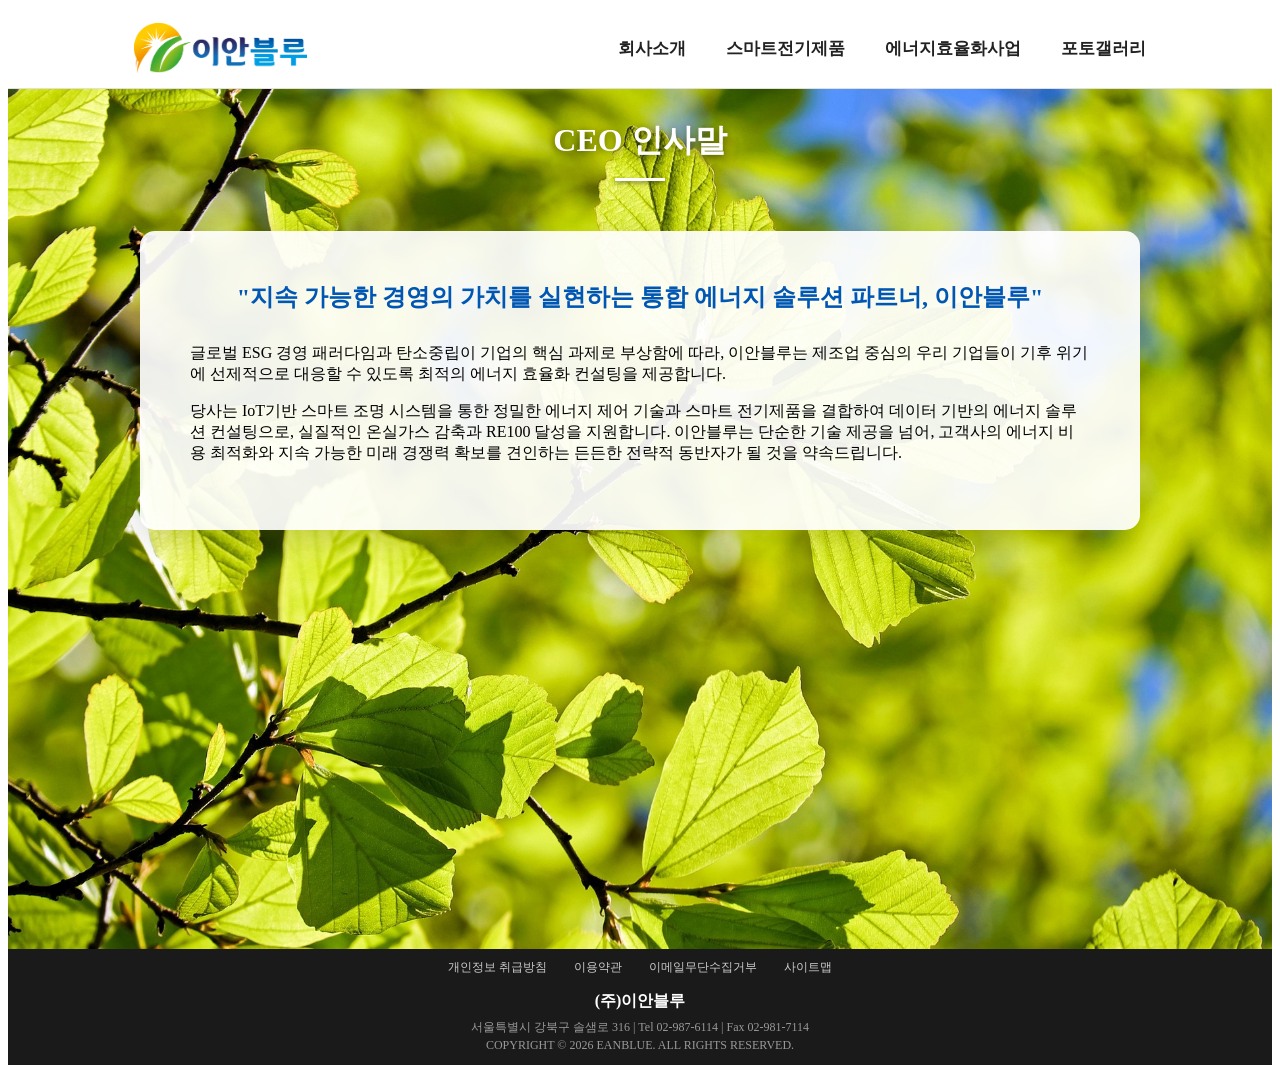
<file: greeting.html>
<!DOCTYPE html>
<html lang="ko">
<head>
    <meta charset="UTF-8">
    <meta name="viewport" content="width=device-width, initial-scale=1.0">
	<link href="https://fonts.googleapis.com/css2?family=DM+Serif+Display:ital@0;1&display=swap" rel="stylesheet">
    <title>이안블루 | 공식 홈페이지</title>
	<link rel="stylesheet" href="style.css">
    <style>
       /* 나뭇잎 배경 적용 (일부 섹션) */
        #greeting-section, #org-chart-section, #location-section { 
            background: url('sayHelloBackground.jpg') no-repeat center center; 
            background-size: cover; 
            background-attachment: fixed; 
        }

        .section-title { text-align: center; font-size: 32px; color: #ffffff; margin-bottom: 50px; font-weight: 700; text-shadow: 0 2px 8px rgba(0,0,0,0.6); }
        .section-title::after { content: ''; display: block; width: 50px; height: 3px; background: #ffffff; margin: 15px auto 0; box-shadow: 0 2px 4px rgba(0,0,0,0.5); }
        
        .section-title.dark-title { color: #222; text-shadow: none; }
        .section-title.dark-title::after { background: #0056b3; box-shadow: none; }

        .glass-wrap { background: rgba(255, 255, 255, 0.92); padding: 50px; border-radius: 15px; box-shadow: 0 10px 30px rgba(0,0,0,0.15); max-width: 900px; margin: 0 auto; }
        .greeting-slogan { font-size: 24px; color: #0056b3; font-weight: 700; text-align: center; margin-bottom: 30px; word-break: keep-all; }
        
        .org-chart-inner { display: flex; flex-direction: column; align-items: center; }
        .org-ceo { background: #0056b3; color: white; padding: 15px 50px; border-radius: 30px; font-weight: bold; font-size: 20px; z-index: 2; position: relative;}
        .org-line-vertical { width: 3px; height: 40px; background: #0056b3; }
        .org-departments { display: flex; justify-content: center; gap: 30px; position: relative; padding-top: 30px; width: 100%; flex-wrap: wrap; }
        .org-departments::before { content: ''; position: absolute; top: 0; left: 10%; right: 10%; height: 3px; background: #0056b3; }
        .org-dept { background: #fff; padding: 15px 25px; border-radius: 10px; border: 2px solid #0056b3; font-weight: bold; position: relative; }
        .org-dept::before { content: ''; position: absolute; top: -32px; left: 50%; transform: translateX(-50%); width: 3px; height: 30px; background: #0056b3; }

        .location-info { text-align: center; margin-bottom: 25px; }
        .location-info h3 { color: #0056b3; font-size: 22px; margin-top: 0; margin-bottom: 5px; }
        .location-info p { font-size: 16px; color: #555; }
        .map-container { width: 100%; height: 400px; border-radius: 10px; overflow: hidden; margin-bottom: 25px; border: 1px solid #ddd; }
        .btn-naver-map { display: inline-block; background: #03c75a; color: white; text-decoration: none; padding: 15px 40px; border-radius: 30px; font-weight: bold; font-size: 16px; box-shadow: 0 4px 10px rgba(3, 199, 90, 0.3); transition: transform 0.2s, background 0.2s; }
        .btn-naver-map:hover { background: #02b350; transform: translateY(-3px); }
		/* 인사말 페이지 상단 여백 제거/축소 */
        #greeting-section {
            padding-top: 30px !important; /* 기본 80px인 여백을 30px로 줄임 (완전 붙이려면 0px로 변경) */
        }
        
        #greeting-section .section-title {
            margin-top: 0; /* 제목 글자 위쪽에 생기는 기본 마진 제거 */
        }
    </style>
</head>
<body>

	<div id="header-placeholder"></div>

    <section id="greeting-section" class="content-section active" style="display: block; min-height: calc(100vh - 150px);">
        <h2 class="section-title">CEO 인사말</h2>
        <div class="glass-wrap">
            <div class="greeting-slogan">"지속 가능한 경영의 가치를 실현하는 통합 에너지 솔루션 파트너, 이안블루"</div>
            <div>
                   <p> 글로벌 ESG 경영 패러다임과 탄소중립이 기업의 핵심 과제로 부상함에 따라, 이안블루는 제조업 중심의 우리 기업들이 기후 위기에 선제적으로 대응할 수 있도록 최적의 에너지 효율화 컨설팅을 제공합니다.</p>
                <p>당사는 IoT기반 스마트 조명 시스템을 통한 정밀한 에너지 제어 기술과 스마트 전기제품을 결합하여 데이터 기반의 에너지 솔루션 컨설팅으로, 실질적인 온실가스 감축과 RE100 달성을 지원합니다. 이안블루는 단순한 기술 제공을 넘어, 고객사의 에너지 비용 최적화와 지속 가능한 미래 경쟁력 확보를 견인하는 든든한 전략적 동반자가 될 것을 약속드립니다.</p>
            </div>
        </div>
    </section>

    <footer>
        <div class="footer-links">
            <a href="#">개인정보 취급방침</a>
            <a href="#">이용약관</a>
            <a href="#">이메일무단수집거부</a>
            <a href="#">사이트맵</a>
        </div>
        <div class="footer-info">
            <p><strong>(주)이안블루</strong></p>
            <p>서울특별시 강북구 솔샘로 316 | Tel 02-987-6114 | Fax 02-981-7114</p>
            <p>COPYRIGHT © 2026 EANBLUE. ALL RIGHTS RESERVED.</p>
        </div>
    </footer>
	<script src="script.js"></script>
	<script src="header.js"></script>
</body>
</html>
</file>
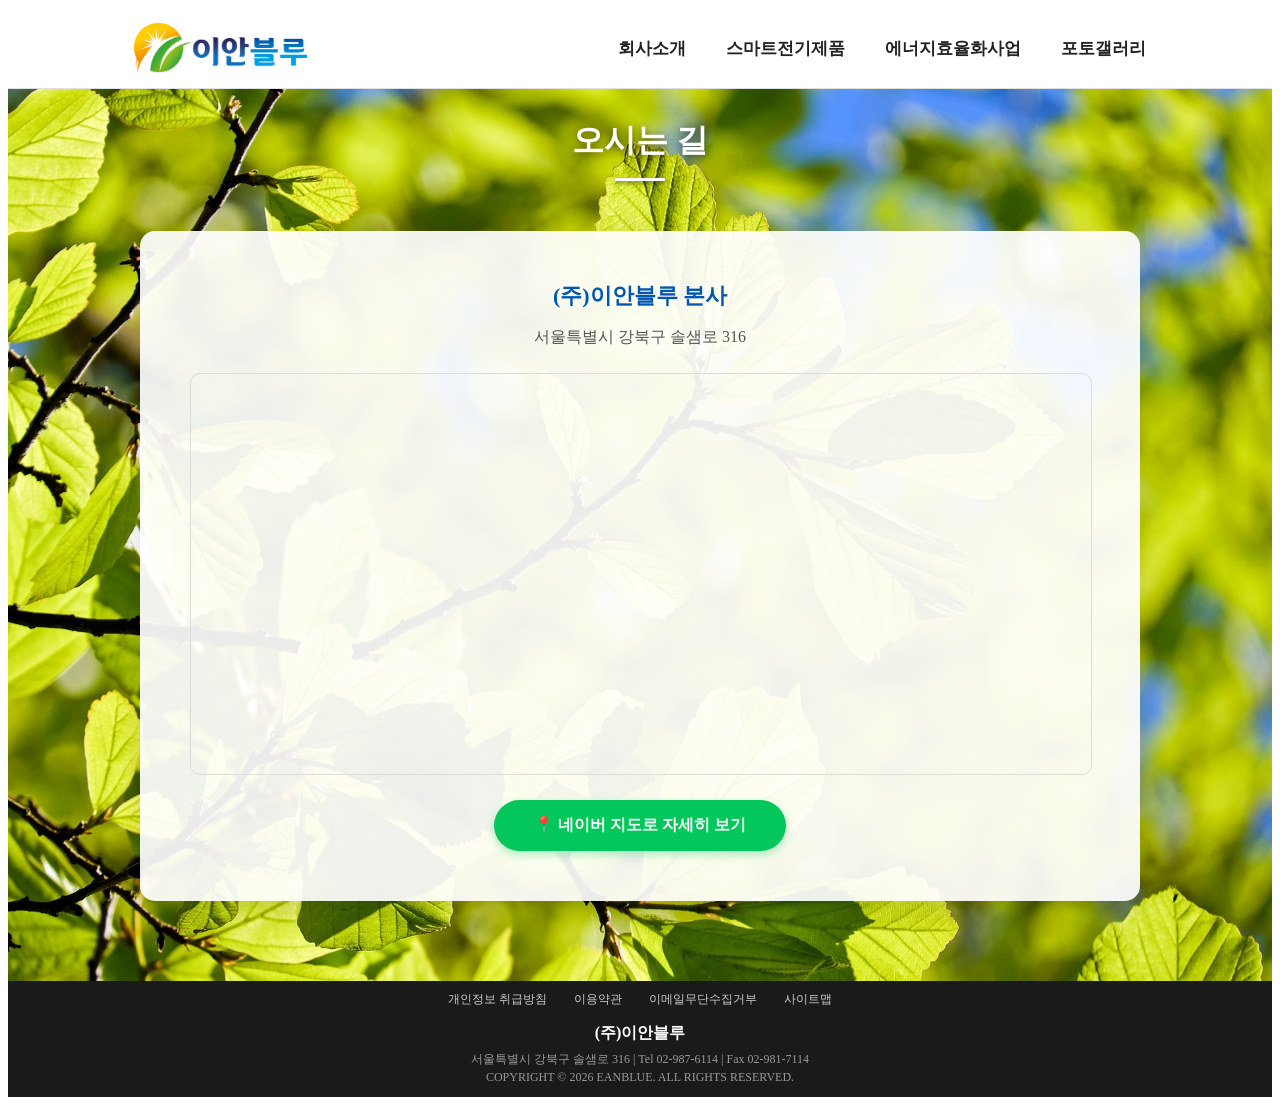
<file: location.html>
<!DOCTYPE html>
<html lang="ko">
<head>
    <meta charset="UTF-8">
    <meta name="viewport" content="width=device-width, initial-scale=1.0">
	<link href="https://fonts.googleapis.com/css2?family=DM+Serif+Display:ital@0;1&display=swap" rel="stylesheet">
    <title>이안블루 | 공식 홈페이지</title>
	<link rel="stylesheet" href="style.css">
    <style>
        /* 나뭇잎 배경 적용 (일부 섹션) */
        #greeting-section, #org-chart-section, #location-section { 
            background: url('sayHelloBackground.jpg') no-repeat center center; 
            background-size: cover; 
            background-attachment: fixed; 
        }

        .section-title { text-align: center; font-size: 32px; color: #ffffff; margin-bottom: 50px; font-weight: 700; text-shadow: 0 2px 8px rgba(0,0,0,0.6); }
        .section-title::after { content: ''; display: block; width: 50px; height: 3px; background: #ffffff; margin: 15px auto 0; box-shadow: 0 2px 4px rgba(0,0,0,0.5); }
        
        .section-title.dark-title { color: #222; text-shadow: none; }
        .section-title.dark-title::after { background: #0056b3; box-shadow: none; }

        .glass-wrap { background: rgba(255, 255, 255, 0.92); padding: 50px; border-radius: 15px; box-shadow: 0 10px 30px rgba(0,0,0,0.15); max-width: 900px; margin: 0 auto; }
        .greeting-slogan { font-size: 24px; color: #0056b3; font-weight: 700; text-align: center; margin-bottom: 30px; word-break: keep-all; }
        
        .org-chart-inner { display: flex; flex-direction: column; align-items: center; }
        .org-ceo { background: #0056b3; color: white; padding: 15px 50px; border-radius: 30px; font-weight: bold; font-size: 20px; z-index: 2; position: relative;}
        .org-line-vertical { width: 3px; height: 40px; background: #0056b3; }
        .org-departments { display: flex; justify-content: center; gap: 30px; position: relative; padding-top: 30px; width: 100%; flex-wrap: wrap; }
        .org-departments::before { content: ''; position: absolute; top: 0; left: 10%; right: 10%; height: 3px; background: #0056b3; }
        .org-dept { background: #fff; padding: 15px 25px; border-radius: 10px; border: 2px solid #0056b3; font-weight: bold; position: relative; }
        .org-dept::before { content: ''; position: absolute; top: -32px; left: 50%; transform: translateX(-50%); width: 3px; height: 30px; background: #0056b3; }

        .location-info { text-align: center; margin-bottom: 25px; }
        .location-info h3 { color: #0056b3; font-size: 22px; margin-top: 0; margin-bottom: 5px; }
        .location-info p { font-size: 16px; color: #555; }
        .map-container { width: 100%; height: 400px; border-radius: 10px; overflow: hidden; margin-bottom: 25px; border: 1px solid #ddd; }
        .btn-naver-map { display: inline-block; background: #03c75a; color: white; text-decoration: none; padding: 15px 40px; border-radius: 30px; font-weight: bold; font-size: 16px; box-shadow: 0 4px 10px rgba(3, 199, 90, 0.3); transition: transform 0.2s, background 0.2s; }
        .btn-naver-map:hover { background: #02b350; transform: translateY(-3px); }

		#location-section {
            padding-top: 30px !important; /* 기본 80px인 여백을 30px로 줄임 (완전 붙이려면 0px로 변경) */
        }
        
		#location-section .section-title {
            margin-top: 0; /* 제목 글자 위쪽에 생기는 기본 마진 제거 */
        }
    </style>
</head>
<body>

    <div id="header-placeholder"></div>

    <section id="location-section" class="content-section active" style="display: block; min-height: calc(100vh - 150px);">
        <h2 class="section-title">오시는 길</h2>
        <div class="glass-wrap" style="text-align: center;">
            <div class="location-info">
                <h3>(주)이안블루 본사</h3>
                <p>서울특별시 강북구 솔샘로 316</p>
            </div>
            <div class="map-container">
                <iframe src="https://maps.google.com/maps?q=서울특별시%20강북구%20솔샘로%20316&t=&z=16&ie=UTF8&iwloc=&output=embed" width="100%" height="100%" frameborder="0" style="border:0;" allowfullscreen="" aria-hidden="false" tabindex="0"></iframe>
            </div>
            <a href="https://naver.me/xPYIX9e5" target="_blank" class="btn-naver-map">📍 네이버 지도로 자세히 보기</a>
        </div>
    </section>

    <footer>
        <div class="footer-links">
            <a href="#">개인정보 취급방침</a>
            <a href="#">이용약관</a>
            <a href="#">이메일무단수집거부</a>
            <a href="#">사이트맵</a>
        </div>
        <div class="footer-info">
            <p><strong>(주)이안블루</strong></p>
            <p>서울특별시 강북구 솔샘로 316 | Tel 02-987-6114 | Fax 02-981-7114</p>
            <p>COPYRIGHT © 2026 EANBLUE. ALL RIGHTS RESERVED.</p>
        </div>
    </footer>

    <script src="script.js"></script>
	<script src="header.js"></script>
</body>
</html>
</file>
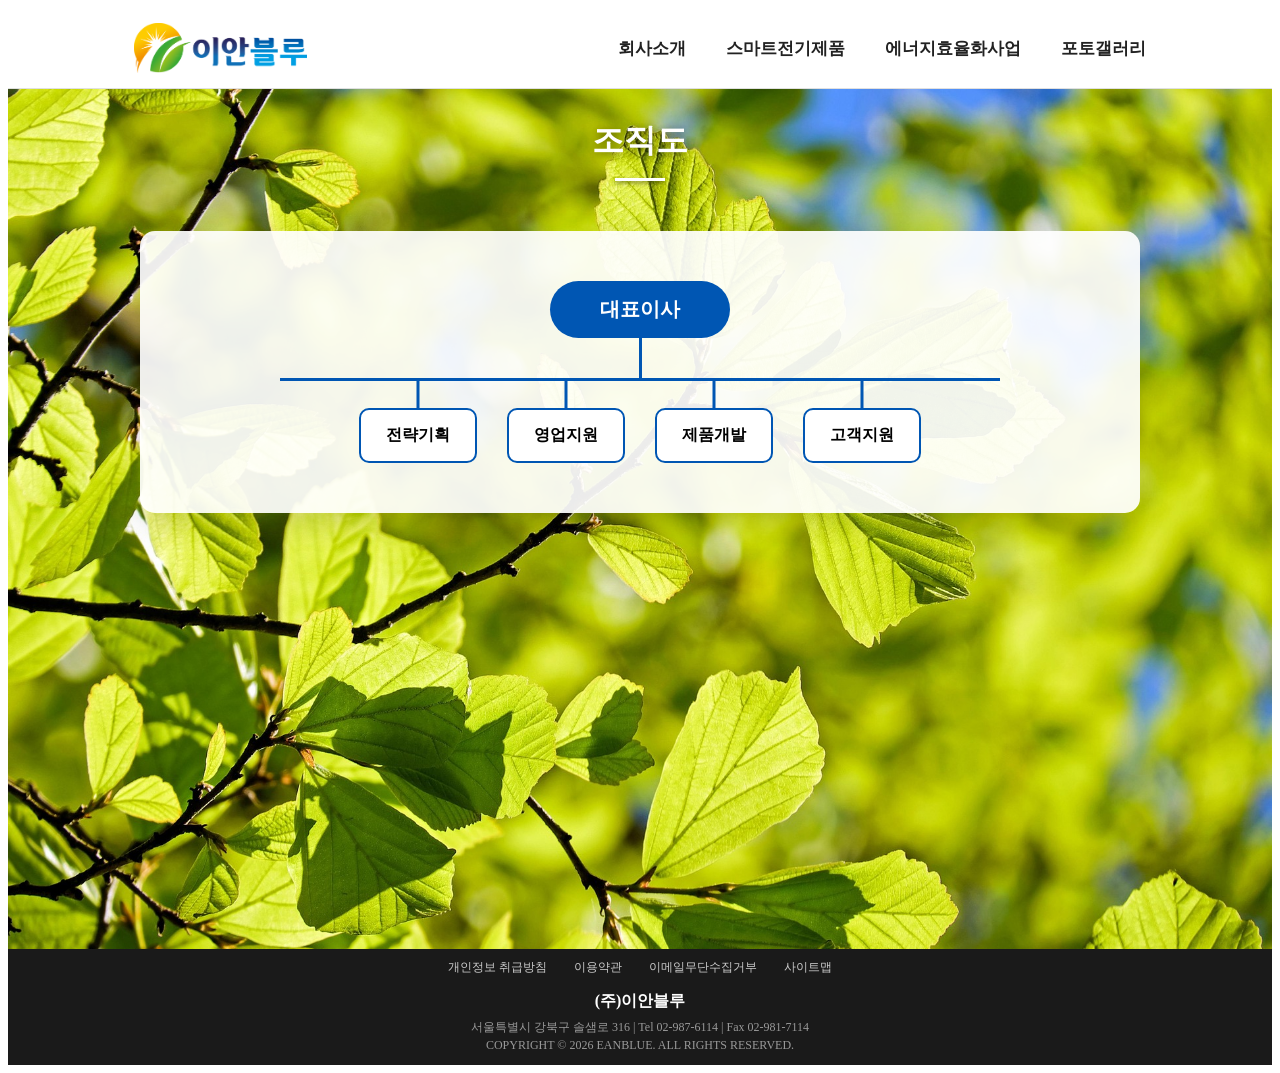
<file: org_chart.html>
<!DOCTYPE html>
<html lang="ko">
<head>
    <meta charset="UTF-8">
    <meta name="viewport" content="width=device-width, initial-scale=1.0">
	<link href="https://fonts.googleapis.com/css2?family=DM+Serif+Display:ital@0;1&display=swap" rel="stylesheet">
    <title>이안블루 | 공식 홈페이지</title>
	<link rel="stylesheet" href="style.css">

    <style>
        /* 나뭇잎 배경 적용 (일부 섹션) */
        #greeting-section, #org-chart-section, #location-section { 
            background: url('sayHelloBackground.jpg') no-repeat center center; 
            background-size: cover; 
            background-attachment: fixed; 
        }

        .section-title { text-align: center; font-size: 32px; color: #ffffff; margin-bottom: 50px; font-weight: 700; text-shadow: 0 2px 8px rgba(0,0,0,0.6); }
        .section-title::after { content: ''; display: block; width: 50px; height: 3px; background: #ffffff; margin: 15px auto 0; box-shadow: 0 2px 4px rgba(0,0,0,0.5); }
        
        .section-title.dark-title { color: #222; text-shadow: none; }
        .section-title.dark-title::after { background: #0056b3; box-shadow: none; }

        .glass-wrap { background: rgba(255, 255, 255, 0.92); padding: 50px; border-radius: 15px; box-shadow: 0 10px 30px rgba(0,0,0,0.15); max-width: 900px; margin: 0 auto; }
        .greeting-slogan { font-size: 24px; color: #0056b3; font-weight: 700; text-align: center; margin-bottom: 30px; word-break: keep-all; }
        
        .org-chart-inner { display: flex; flex-direction: column; align-items: center; }
        .org-ceo { background: #0056b3; color: white; padding: 15px 50px; border-radius: 30px; font-weight: bold; font-size: 20px; z-index: 2; position: relative;}
        .org-line-vertical { width: 3px; height: 40px; background: #0056b3; }
        .org-departments { display: flex; justify-content: center; gap: 30px; position: relative; padding-top: 30px; width: 100%; flex-wrap: wrap; }
        .org-departments::before { content: ''; position: absolute; top: 0; left: 10%; right: 10%; height: 3px; background: #0056b3; }
        .org-dept { background: #fff; padding: 15px 25px; border-radius: 10px; border: 2px solid #0056b3; font-weight: bold; position: relative; }
        .org-dept::before { content: ''; position: absolute; top: -32px; left: 50%; transform: translateX(-50%); width: 3px; height: 30px; background: #0056b3; }

        .location-info { text-align: center; margin-bottom: 25px; }
        .location-info h3 { color: #0056b3; font-size: 22px; margin-top: 0; margin-bottom: 5px; }
        .location-info p { font-size: 16px; color: #555; }
        .map-container { width: 100%; height: 400px; border-radius: 10px; overflow: hidden; margin-bottom: 25px; border: 1px solid #ddd; }
        .btn-naver-map { display: inline-block; background: #03c75a; color: white; text-decoration: none; padding: 15px 40px; border-radius: 30px; font-weight: bold; font-size: 16px; box-shadow: 0 4px 10px rgba(3, 199, 90, 0.3); transition: transform 0.2s, background 0.2s; }
        .btn-naver-map:hover { background: #02b350; transform: translateY(-3px); }

		/* 인사말 페이지 상단 여백 제거/축소 */
        #org-chart-section {
            padding-top: 30px !important; /* 기본 80px인 여백을 30px로 줄임 (완전 붙이려면 0px로 변경) */
        }
        
		#org-chart-section .section-title {
            margin-top: 0; /* 제목 글자 위쪽에 생기는 기본 마진 제거 */
        }
    </style>
</head>
<body>

   <div id="header-placeholder"></div>

    <section id="org-chart-section" class="content-section active" style="display: block; min-height: calc(100vh - 150px);">
        <h2 class="section-title">조직도</h2>
        <div class="glass-wrap org-chart-inner">
            <div class="org-ceo">대표이사</div>
            <div class="org-line-vertical"></div>
            <div class="org-departments">
                <div class="org-dept">전략기획</div><div class="org-dept">영업지원</div><div class="org-dept">제품개발</div><div class="org-dept">고객지원</div>
            </div>
        </div>
    </section>

    <footer>
        <div class="footer-links">
            <a href="#">개인정보 취급방침</a>
            <a href="#">이용약관</a>
            <a href="#">이메일무단수집거부</a>
            <a href="#">사이트맵</a>
        </div>
        <div class="footer-info">
            <p><strong>(주)이안블루</strong></p>
            <p>서울특별시 강북구 솔샘로 316 | Tel 02-987-6114 | Fax 02-981-7114</p>
            <p>COPYRIGHT © 2026 EANBLUE. ALL RIGHTS RESERVED.</p>
        </div>
    </footer>

    <script src="script.js"></script>
	<script src="header.js"></script>
</body>
</html>
</file>
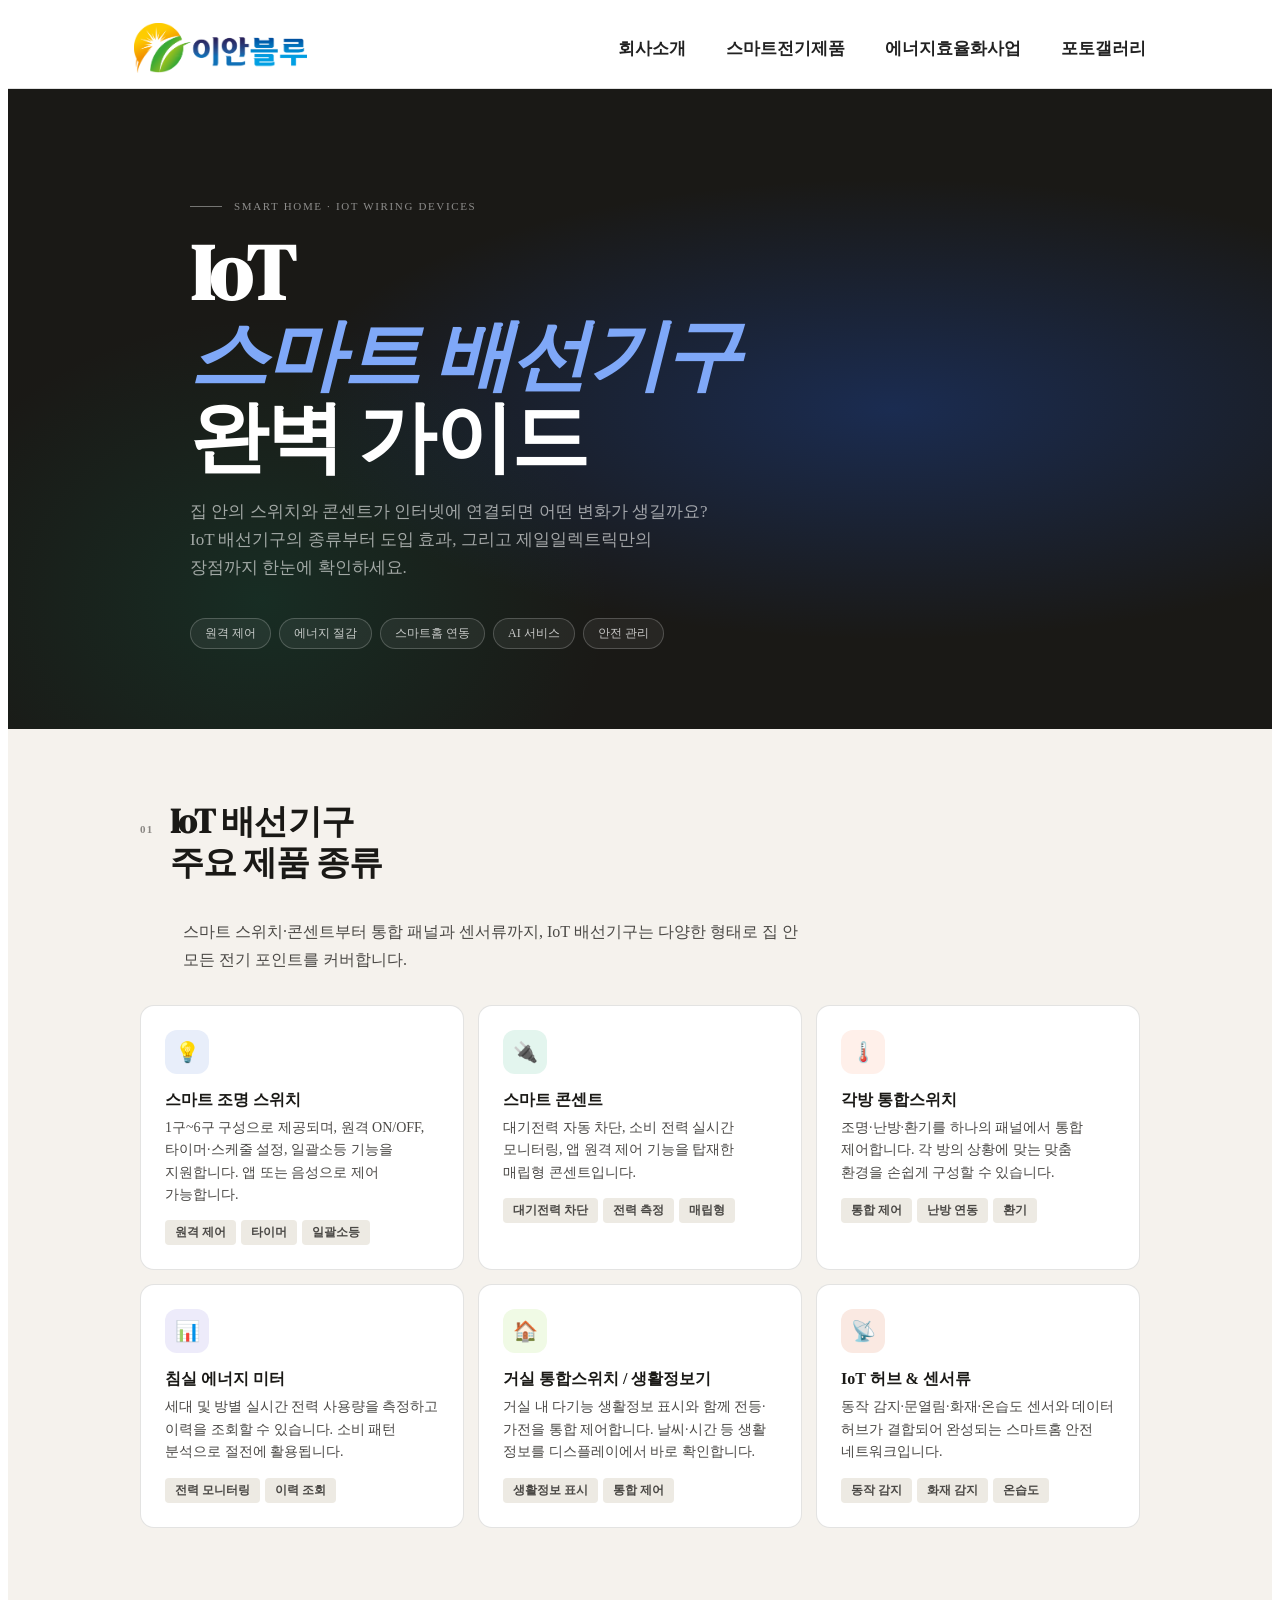
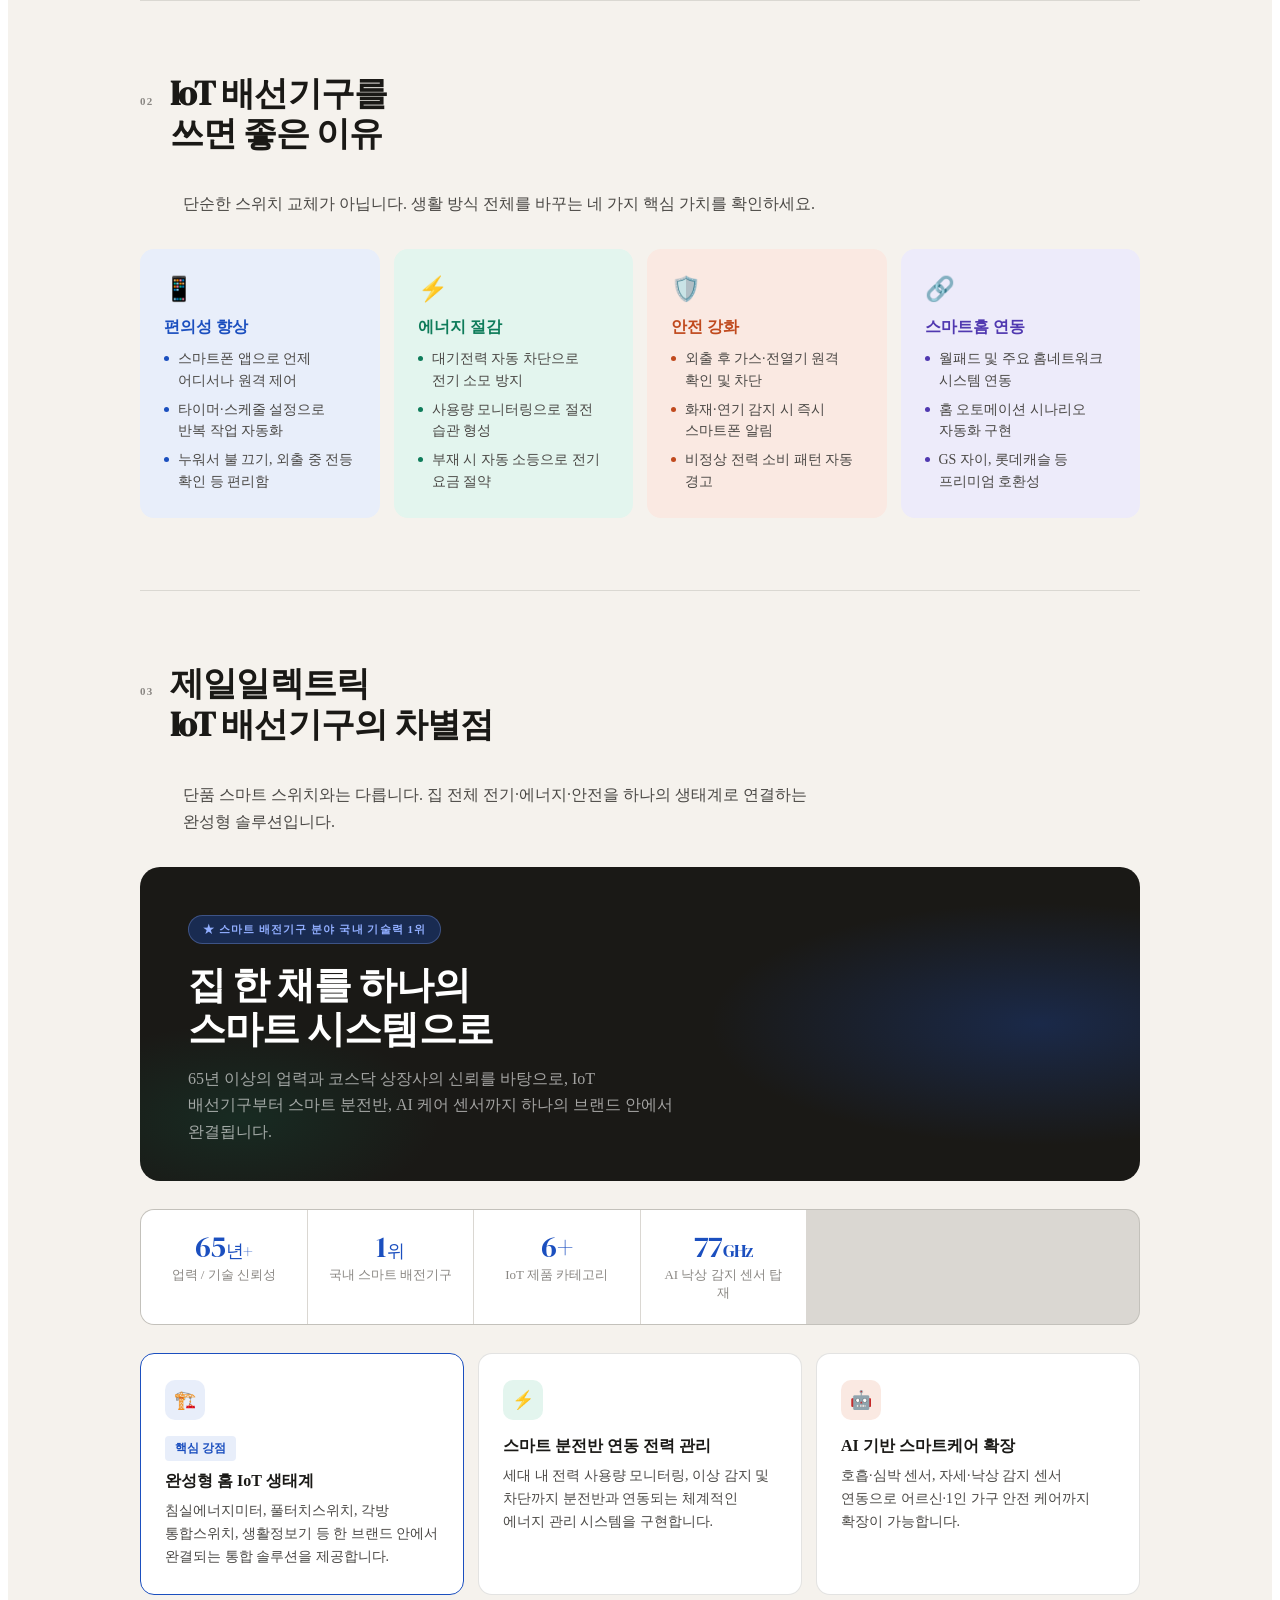
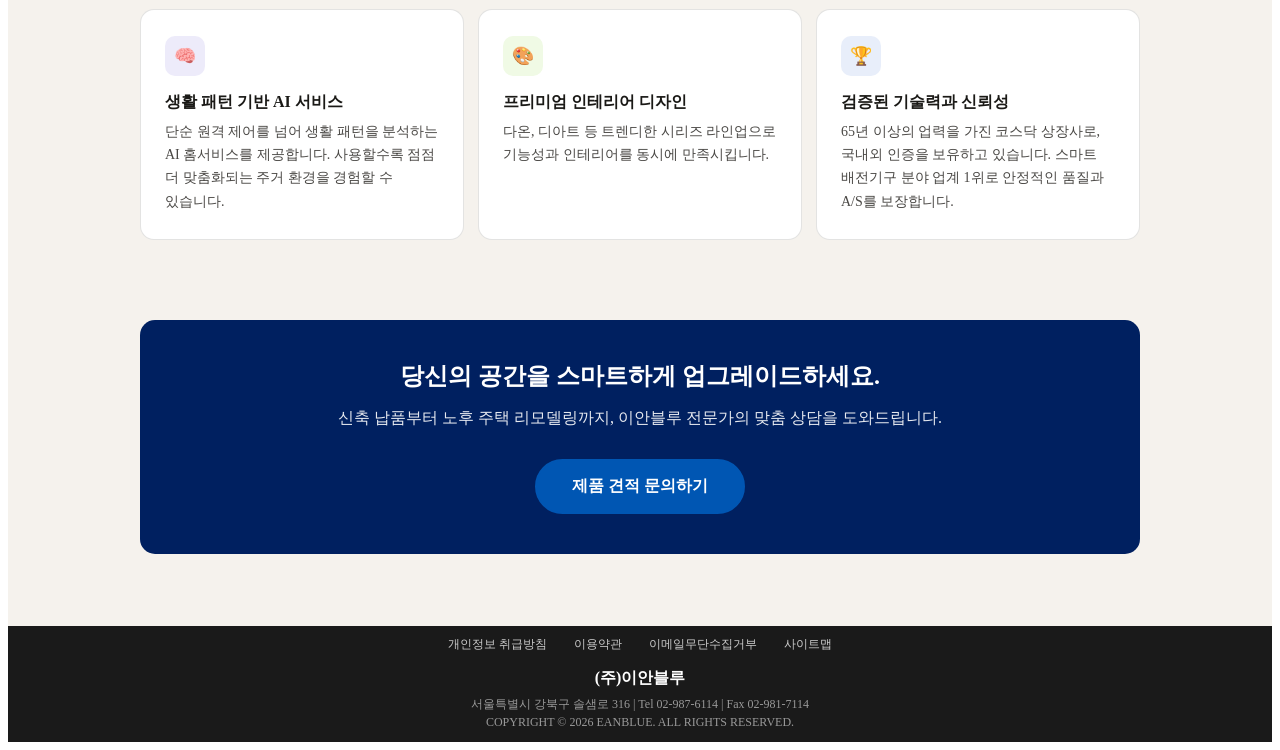
<file: smart_wiring.html>
<!DOCTYPE html>
<html lang="ko">
<head>
    <meta charset="UTF-8">
    <meta name="viewport" content="width=device-width, initial-scale=1.0">
	<link href="https://fonts.googleapis.com/css2?family=DM+Serif+Display:ital@0;1&display=swap" rel="stylesheet">
    <title>이안블루 | 공식 홈페이지</title>
	<link rel="stylesheet" href="style.css">
    <style>
        
		/* ==============================================
		   💡 [신규] IOT 스마트 배선기구 (제일일렉트릭) 전용 스타일
		   ============================================== */
		#smart-wiring-section {
			--sw-bg: #F5F2ED;
			--sw-bg2: #EDEAE3;
			--sw-ink: #1A1916;
			--sw-ink2: #4A4845;
			--sw-ink3: #8A8783;
			--sw-accent: #1B4FBF;
			--sw-accent-light: #E8EEFA;
			--sw-accent2: #0E7C5A;
			--sw-accent2-light: #E3F5EE;
			--sw-warm: #C04A1E;
			--sw-warm-light: #FAE9E2;
			--sw-purple: #5038B0;
			--sw-purple-light: #EDEBFA;
			--sw-border: rgba(26,25,22,0.12);
			--sw-border-strong: rgba(26,25,22,0.22);
			--sw-radius: 14px;
			
			background-color: var(--sw-bg);
			padding: 0 !important; /* 기존 여백 무시하고 풀스크린 사용 */
			color: var(--sw-ink);
		}

		.sw-hero { position: relative; background: var(--sw-ink); color: #fff; padding: 100px 48px 80px; overflow: hidden; }
		.sw-hero::before { content: ''; position: absolute; inset: 0; background: radial-gradient(ellipse 80% 60% at 70% 50%, rgba(27,79,191,0.35) 0%, transparent 60%), radial-gradient(ellipse 50% 80% at 20% 80%, rgba(14,124,90,0.2) 0%, transparent 55%); }
		.sw-hero-inner { position: relative; max-width: 900px; margin: 0 auto; text-align: left; }
		.sw-hero-eyebrow { font-size: 11px; font-weight: 500; letter-spacing: 0.15em; text-transform: uppercase; color: rgba(255,255,255,0.5); margin-bottom: 20px; display: flex; align-items: center; gap: 12px; }
		.sw-hero-eyebrow::before { content: ''; display: inline-block; width: 32px; height: 1px; background: rgba(255,255,255,0.4); }
		.sw-hero-title { font-family: 'DM Serif Display', serif; font-size: clamp(42px, 7vw, 78px); line-height: 1.05; letter-spacing: -0.02em; color: #fff; margin-top: 0; margin-bottom: 10px; }
		.sw-hero-title em { font-style: italic; color: #7FA8F8; }
		.sw-hero-subtitle { font-size: 17px; color: rgba(255,255,255,0.6); font-weight: 300; margin-top: 20px; max-width: 520px; line-height: 1.65; word-break: keep-all;}
		.sw-hero-chips { display: flex; flex-wrap: wrap; gap: 8px; margin-top: 36px; }
		.sw-chip { font-size: 12px; font-weight: 500; padding: 6px 14px; border-radius: 100px; border: 1px solid rgba(255,255,255,0.2); color: rgba(255,255,255,0.75); background: rgba(255,255,255,0.06); }

		.sw-page { max-width: 1000px; margin: 0 auto; padding: 0 32px; text-align: left; }
		.sw-section { padding: 72px 0; }
		.sw-section + .sw-section { border-top: 1px solid var(--sw-border); }
		.sw-section-header { display: flex; align-items: baseline; gap: 16px; margin-bottom: 36px; }
		.sw-section-num { font-size: 11px; font-weight: 700; letter-spacing: 0.12em; color: var(--sw-ink3); }
		.sw-section-title { font-family: 'DM Serif Display', serif; font-size: 34px; letter-spacing: -0.02em; color: var(--sw-ink); line-height: 1.2; margin: 0;}
		.sw-section-desc { font-size: 16px; color: var(--sw-ink2); line-height: 1.7; max-width: 640px; margin-top: 10px; margin-left: calc(11px + 16px + 2ch); word-break: keep-all;}

		.sw-product-grid { display: grid; grid-template-columns: repeat(auto-fill, minmax(260px, 1fr)); gap: 14px; margin-top: 32px;}
		.sw-product-card { background: #fff; border: 1px solid var(--sw-border); border-radius: var(--sw-radius); padding: 24px; transition: transform 0.2s, box-shadow 0.2s, border-color 0.2s; cursor: default; }
		.sw-product-card:hover { transform: translateY(-3px); box-shadow: 0 12px 32px rgba(0,0,0,0.07); border-color: var(--sw-border-strong); }
		.sw-product-icon { width: 44px; height: 44px; border-radius: 12px; display: flex; align-items: center; justify-content: center; font-size: 20px; margin-bottom: 16px; }
		.sw-product-name { font-size: 16px; font-weight: 700; color: var(--sw-ink); margin: 0 0 6px 0; }
		.sw-product-desc { font-size: 14px; color: var(--sw-ink2); line-height: 1.6; margin: 0; word-break: keep-all; }
		.sw-product-tags { display: flex; flex-wrap: wrap; gap: 5px; margin-top: 14px; }
		.sw-ptag { font-size: 12px; font-weight: 600; padding: 4px 10px; border-radius: 4px; background: var(--sw-bg2); color: var(--sw-ink2); }

		.sw-benefit-grid { display: grid; grid-template-columns: repeat(auto-fill, minmax(220px, 1fr)); gap: 14px; margin-top: 32px; }
		.sw-benefit-card { border-radius: var(--sw-radius); padding: 26px 24px; position: relative; overflow: hidden; transition: transform 0.2s; }
		.sw-benefit-card:hover { transform: translateY(-2px); }
		.sw-benefit-card.blue   { background: var(--sw-accent-light); }
		.sw-benefit-card.green  { background: var(--sw-accent2-light); }
		.sw-benefit-card.warm   { background: var(--sw-warm-light); }
		.sw-benefit-card.purple { background: var(--sw-purple-light); }
		.sw-benefit-icon { font-size: 24px; margin-bottom: 14px; }
		.sw-benefit-title { font-size: 16px; font-weight: 700; margin: 0 0 10px 0; }
		.sw-benefit-card.blue   .sw-benefit-title { color: var(--sw-accent); }
		.sw-benefit-card.green  .sw-benefit-title { color: var(--sw-accent2); }
		.sw-benefit-card.warm   .sw-benefit-title { color: var(--sw-warm); }
		.sw-benefit-card.purple .sw-benefit-title { color: var(--sw-purple); }
		.sw-benefit-list { list-style: none; display: flex; flex-direction: column; gap: 7px; padding: 0; margin: 0;}
		.sw-benefit-list li { font-size: 14px; color: var(--sw-ink2); line-height: 1.55; padding-left: 14px; position: relative; word-break: keep-all;}
		.sw-benefit-list li::before { content: ''; position: absolute; left: 0; top: 8px; width: 5px; height: 5px; border-radius: 50%; }
		.sw-benefit-card.blue   .sw-benefit-list li::before { background: var(--sw-accent); }
		.sw-benefit-card.green  .sw-benefit-list li::before { background: var(--sw-accent2); }
		.sw-benefit-card.warm   .sw-benefit-list li::before { background: var(--sw-warm); }
		.sw-benefit-card.purple .sw-benefit-list li::before { background: var(--sw-purple); }

		.sw-jeil-banner { background: var(--sw-ink); color: #fff; border-radius: 20px; padding: 48px 48px 36px; margin-bottom: 28px; position: relative; overflow: hidden; margin-top: 32px;}
		.sw-jeil-banner::before { content: ''; position: absolute; inset: 0; background: radial-gradient(ellipse 60% 70% at 90% 50%, rgba(27,79,191,0.3) 0%, transparent 55%), radial-gradient(ellipse 40% 60% at 10% 80%, rgba(14,124,90,0.18) 0%, transparent 50%); }
		.sw-jeil-banner-inner { position: relative; }
		.sw-jeil-badge { display: inline-flex; align-items: center; gap: 7px; font-size: 11px; font-weight: 700; letter-spacing: 0.1em; text-transform: uppercase; background: rgba(27,79,191,0.35); color: #91AEFF; padding: 6px 14px; border-radius: 100px; margin-bottom: 20px; border: 1px solid rgba(145,174,255,0.3); }
		.sw-jeil-title { font-family: 'DM Serif Display', serif; font-size: 38px; letter-spacing: -0.02em; line-height: 1.15; color: #fff; max-width: 580px; margin: 0 0 14px 0; }
		.sw-jeil-desc { font-size: 16px; color: rgba(255,255,255,0.6); max-width: 500px; line-height: 1.65; font-weight: 300; margin: 0; word-break: keep-all;}

		.sw-stats-bar { display: grid; grid-template-columns: repeat(auto-fill, minmax(160px, 1fr)); gap: 1px; background: var(--sw-border); border: 1px solid var(--sw-border); border-radius: var(--sw-radius); overflow: hidden; margin-bottom: 28px; }
		.sw-stat-item { background: #fff; padding: 22px 20px; text-align: center; }
		.sw-stat-num { font-family: 'DM Serif Display', serif; font-size: 30px; letter-spacing: -0.02em; color: var(--sw-accent); line-height: 1; margin: 0 0 4px 0; }
		.sw-stat-label { font-size: 13px; color: var(--sw-ink3); font-weight: 500; margin: 0;}

		.sw-jeil-grid { display: grid; grid-template-columns: repeat(auto-fill, minmax(280px, 1fr)); gap: 14px; margin-bottom: 80px;}
		.sw-jeil-card { background: #fff; border: 1px solid var(--sw-border); border-radius: var(--sw-radius); padding: 26px 24px; transition: transform 0.2s, box-shadow 0.2s; position: relative; }
		.sw-jeil-card:hover { transform: translateY(-3px); box-shadow: 0 12px 32px rgba(0,0,0,0.06); }
		.sw-jeil-card.featured { border-color: var(--sw-accent); border-width: 1.5px; }
		.sw-jeil-icon { width: 40px; height: 40px; border-radius: 10px; background: var(--sw-accent-light); display: flex; align-items: center; justify-content: center; font-size: 18px; margin-bottom: 16px; }
		.sw-jeil-card-title { font-size: 16px; font-weight: 700; color: var(--sw-ink); margin: 0 0 7px 0; }
		.sw-jeil-card-desc { font-size: 14px; color: var(--sw-ink2); line-height: 1.65; margin: 0; word-break: keep-all;}
		.sw-jeil-tag { display: inline-block; font-size: 12px; font-weight: 700; color: var(--sw-accent); background: var(--sw-accent-light); padding: 4px 10px; border-radius: 4px; margin-bottom: 10px; }

		.sw-fade-in { opacity: 0; transform: translateY(18px); animation: swFadeUp 0.55s ease forwards; }
		@keyframes swFadeUp { to { opacity: 1; transform: translateY(0); } }
		.sw-delay-1 { animation-delay: 0.1s; }
		.sw-delay-2 { animation-delay: 0.2s; }
		.sw-delay-3 { animation-delay: 0.3s; }

		@media (max-width: 640px) {
			.sw-hero { padding: 72px 24px 64px; }
			.sw-page { padding: 0 20px; }
			.sw-section { padding: 52px 0; }
			.sw-jeil-banner { padding: 32px 24px 28px; }
			.sw-jeil-title { font-size: 28px; }
			.sw-section-title { font-size: 26px; }
			.sw-section-desc { margin-left: 0; margin-top: 14px; }
		}

    </style>
</head>
<body>

    <div id="header-placeholder"></div>

    <section id="smart-wiring-section" class="content-section active" style="display: block; min-height: calc(100vh - 150px);">
        <div class="sw-hero">
          <div class="sw-hero-inner">
            <p class="sw-hero-eyebrow sw-fade-in">Smart Home · IoT Wiring Devices</p>
            <h1 class="sw-hero-title sw-fade-in sw-delay-1">IoT<br><em>스마트 배선기구</em><br>완벽 가이드</h1>
            <p class="sw-hero-subtitle sw-fade-in sw-delay-2">
              집 안의 스위치와 콘센트가 인터넷에 연결되면 어떤 변화가 생길까요?
              IoT 배선기구의 종류부터 도입 효과, 그리고 제일일렉트릭만의 장점까지 한눈에 확인하세요.
            </p>
            <div class="sw-hero-chips sw-fade-in sw-delay-3">
              <span class="sw-chip">원격 제어</span>
              <span class="sw-chip">에너지 절감</span>
              <span class="sw-chip">스마트홈 연동</span>
              <span class="sw-chip">AI 서비스</span>
              <span class="sw-chip">안전 관리</span>
            </div>
          </div>
        </div>

        <main class="sw-page">
          <section class="sw-section">
            <div class="sw-section-header">
              <span class="sw-section-num">01</span>
              <h2 class="sw-section-title">IoT 배선기구<br>주요 제품 종류</h2>
            </div>
            <p class="sw-section-desc">스마트 스위치·콘센트부터 통합 패널과 센서류까지, IoT 배선기구는 다양한 형태로 집 안 모든 전기 포인트를 커버합니다.</p>

            <div class="sw-product-grid">
              <div class="sw-product-card sw-animate-target">
                <div class="sw-product-icon" style="background:#E8EEFA;">💡</div>
                <p class="sw-product-name">스마트 조명 스위치</p>
                <p class="sw-product-desc">1구~6구 구성으로 제공되며, 원격 ON/OFF, 타이머·스케줄 설정, 일괄소등 기능을 지원합니다. 앱 또는 음성으로 제어 가능합니다.</p>
                <div class="sw-product-tags">
                  <span class="sw-ptag">원격 제어</span>
                  <span class="sw-ptag">타이머</span>
                  <span class="sw-ptag">일괄소등</span>
                </div>
              </div>

              <div class="sw-product-card sw-animate-target">
                <div class="sw-product-icon" style="background:#E3F5EE;">🔌</div>
                <p class="sw-product-name">스마트 콘센트</p>
                <p class="sw-product-desc">대기전력 자동 차단, 소비 전력 실시간 모니터링, 앱 원격 제어 기능을 탑재한 매립형 콘센트입니다.</p>
                <div class="sw-product-tags">
                  <span class="sw-ptag">대기전력 차단</span>
                  <span class="sw-ptag">전력 측정</span>
                  <span class="sw-ptag">매립형</span>
                </div>
              </div>

              <div class="sw-product-card sw-animate-target">
                <div class="sw-product-icon" style="background:#FFF0EA;">🌡️</div>
                <p class="sw-product-name">각방 통합스위치</p>
                <p class="sw-product-desc">조명·난방·환기를 하나의 패널에서 통합 제어합니다. 각 방의 상황에 맞는 맞춤 환경을 손쉽게 구성할 수 있습니다.</p>
                <div class="sw-product-tags">
                  <span class="sw-ptag">통합 제어</span>
                  <span class="sw-ptag">난방 연동</span>
                  <span class="sw-ptag">환기</span>
                </div>
              </div>

              <div class="sw-product-card sw-animate-target">
                <div class="sw-product-icon" style="background:#EDEBFA;">📊</div>
                <p class="sw-product-name">침실 에너지 미터</p>
                <p class="sw-product-desc">세대 및 방별 실시간 전력 사용량을 측정하고 이력을 조회할 수 있습니다. 소비 패턴 분석으로 절전에 활용됩니다.</p>
                <div class="sw-product-tags">
                  <span class="sw-ptag">전력 모니터링</span>
                  <span class="sw-ptag">이력 조회</span>
                </div>
              </div>

              <div class="sw-product-card sw-animate-target">
                <div class="sw-product-icon" style="background:#F0FAE5;">🏠</div>
                <p class="sw-product-name">거실 통합스위치 / 생활정보기</p>
                <p class="sw-product-desc">거실 내 다기능 생활정보 표시와 함께 전등·가전을 통합 제어합니다. 날씨·시간 등 생활 정보를 디스플레이에서 바로 확인합니다.</p>
                <div class="sw-product-tags">
                  <span class="sw-ptag">생활정보 표시</span>
                  <span class="sw-ptag">통합 제어</span>
                </div>
              </div>

              <div class="sw-product-card sw-animate-target">
                <div class="sw-product-icon" style="background:#FAE9E2;">📡</div>
                <p class="sw-product-name">IoT 허브 &amp; 센서류</p>
                <p class="sw-product-desc">동작 감지·문열림·화재·온습도 센서와 데이터 허브가 결합되어 완성되는 스마트홈 안전 네트워크입니다.</p>
                <div class="sw-product-tags">
                  <span class="sw-ptag">동작 감지</span>
                  <span class="sw-ptag">화재 감지</span>
                  <span class="sw-ptag">온습도</span>
                </div>
              </div>
            </div>
          </section>

          <section class="sw-section">
            <div class="sw-section-header">
              <span class="sw-section-num">02</span>
              <h2 class="sw-section-title">IoT 배선기구를<br>쓰면 좋은 이유</h2>
            </div>
            <p class="sw-section-desc">단순한 스위치 교체가 아닙니다. 생활 방식 전체를 바꾸는 네 가지 핵심 가치를 확인하세요.</p>

            <div class="sw-benefit-grid">
              <div class="sw-benefit-card blue sw-animate-target">
                <div class="sw-benefit-icon">📱</div>
                <p class="sw-benefit-title">편의성 향상</p>
                <ul class="sw-benefit-list">
                  <li>스마트폰 앱으로 언제 어디서나 원격 제어</li>
                  <li>타이머·스케줄 설정으로 반복 작업 자동화</li>
                  <li>누워서 불 끄기, 외출 중 전등 확인 등 편리함</li>
                </ul>
              </div>

              <div class="sw-benefit-card green sw-animate-target">
                <div class="sw-benefit-icon">⚡</div>
                <p class="sw-benefit-title">에너지 절감</p>
                <ul class="sw-benefit-list">
                  <li>대기전력 자동 차단으로 전기 소모 방지</li>
                  <li>사용량 모니터링으로 절전 습관 형성</li>
                  <li>부재 시 자동 소등으로 전기 요금 절약</li>
                </ul>
              </div>

              <div class="sw-benefit-card warm sw-animate-target">
                <div class="sw-benefit-icon">🛡️</div>
                <p class="sw-benefit-title">안전 강화</p>
                <ul class="sw-benefit-list">
                  <li>외출 후 가스·전열기 원격 확인 및 차단</li>
                  <li>화재·연기 감지 시 즉시 스마트폰 알림</li>
                  <li>비정상 전력 소비 패턴 자동 경고</li>
                </ul>
              </div>

              <div class="sw-benefit-card purple sw-animate-target">
                <div class="sw-benefit-icon">🔗</div>
                <p class="sw-benefit-title">스마트홈 연동</p>
                <ul class="sw-benefit-list">
                  <li>월패드 및 주요 홈네트워크 시스템 연동</li>
                  <li>홈 오토메이션 시나리오 자동화 구현</li>
                  <li>GS 자이, 롯데캐슬 등 프리미엄 호환성</li>
                </ul>
              </div>
            </div>
          </section>

          <section class="sw-section">
            <div class="sw-section-header">
              <span class="sw-section-num">03</span>
              <h2 class="sw-section-title">제일일렉트릭<br>IoT 배선기구의 차별점</h2>
            </div>
            <p class="sw-section-desc">단품 스마트 스위치와는 다릅니다. 집 전체 전기·에너지·안전을 하나의 생태계로 연결하는 완성형 솔루션입니다.</p>

            <div class="sw-jeil-banner sw-animate-target">
              <div class="sw-jeil-banner-inner">
                <div class="sw-jeil-badge">★ 스마트 배전기구 분야 국내 기술력 1위</div>
                <h3 class="sw-jeil-title">집 한 채를 하나의<br>스마트 시스템으로</h3>
                <p class="sw-jeil-desc">65년 이상의 업력과 코스닥 상장사의 신뢰를 바탕으로, IoT 배선기구부터 스마트 분전반, AI 케어 센서까지 하나의 브랜드 안에서 완결됩니다.</p>
              </div>
            </div>

            <div class="sw-stats-bar sw-animate-target">
              <div class="sw-stat-item">
                <p class="sw-stat-num">65<span style="font-size:18px">년+</span></p>
                <p class="sw-stat-label">업력 / 기술 신뢰성</p>
              </div>
              <div class="sw-stat-item">
                <p class="sw-stat-num">1<span style="font-size:18px">위</span></p>
                <p class="sw-stat-label">국내 스마트 배전기구</p>
              </div>
              <div class="sw-stat-item">
                <p class="sw-stat-num">6+</p>
                <p class="sw-stat-label">IoT 제품 카테고리</p>
              </div>
              <div class="sw-stat-item">
                <p class="sw-stat-num">77<span style="font-size:18px">GHz</span></p>
                <p class="sw-stat-label">AI 낙상 감지 센서 탑재</p>
              </div>
            </div>

            <div class="sw-jeil-grid">
              <div class="sw-jeil-card featured sw-animate-target">
                <div class="sw-jeil-icon">🏗️</div>
                <span class="sw-jeil-tag">핵심 강점</span>
                <p class="sw-jeil-card-title">완성형 홈 IoT 생태계</p>
                <p class="sw-jeil-card-desc">침실에너지미터, 풀터치스위치, 각방 통합스위치, 생활정보기 등 한 브랜드 안에서 완결되는 통합 솔루션을 제공합니다.</p>
              </div>

              <div class="sw-jeil-card sw-animate-target">
                <div class="sw-jeil-icon" style="background:#E3F5EE;">⚡</div>
                <p class="sw-jeil-card-title">스마트 분전반 연동 전력 관리</p>
                <p class="sw-jeil-card-desc">세대 내 전력 사용량 모니터링, 이상 감지 및 차단까지 분전반과 연동되는 체계적인 에너지 관리 시스템을 구현합니다.</p>
              </div>

              <div class="sw-jeil-card sw-animate-target">
                <div class="sw-jeil-icon" style="background:#FAE9E2;">🤖</div>
                <p class="sw-jeil-card-title">AI 기반 스마트케어 확장</p>
                <p class="sw-jeil-card-desc">호흡·심박 센서, 자세·낙상 감지 센서 연동으로 어르신·1인 가구 안전 케어까지 확장이 가능합니다.</p>
              </div>

              <div class="sw-jeil-card sw-animate-target">
                <div class="sw-jeil-icon" style="background:#EDEBFA;">🧠</div>
                <p class="sw-jeil-card-title">생활 패턴 기반 AI 서비스</p>
                <p class="sw-jeil-card-desc">단순 원격 제어를 넘어 생활 패턴을 분석하는 AI 홈서비스를 제공합니다. 사용할수록 점점 더 맞춤화되는 주거 환경을 경험할 수 있습니다.</p>
              </div>

              <div class="sw-jeil-card sw-animate-target">
                <div class="sw-jeil-icon" style="background:#F0FAE5;">🎨</div>
                <p class="sw-jeil-card-title">프리미엄 인테리어 디자인</p>
                <p class="sw-jeil-card-desc">다온, 디아트 등 트렌디한 시리즈 라인업으로 기능성과 인테리어를 동시에 만족시킵니다.</p>
              </div>

              <div class="sw-jeil-card sw-animate-target">
                <div class="sw-jeil-icon" style="background:#E8EEFA;">🏆</div>
                <p class="sw-jeil-card-title">검증된 기술력과 신뢰성</p>
                <p class="sw-jeil-card-desc">65년 이상의 업력을 가진 코스닥 상장사로, 국내외 인증을 보유하고 있습니다. 스마트 배전기구 분야 업계 1위로 안정적인 품질과 A/S를 보장합니다.</p>
              </div>
            </div>

            <div class="iot-cta-area" style="margin-top: 50px;">
                <h3>당신의 공간을 스마트하게 업그레이드하세요.</h3>
                <p>신축 납품부터 노후 주택 리모델링까지, 이안블루 전문가의 맞춤 상담을 도와드립니다.</p>
                <div class="cta-btn-group">
                    <a href="javascript:void(0);" class="cta-btn primary btn-open-inquiry" data-target="inquiry-form-wiring">제품 견적 문의하기</a>
                </div>
            </div>

            <div id="inquiry-form-wiring" class="inquiry-form-wrap" style="max-width: 900px; margin-left: auto; margin-right: auto;">
                <h3>IOT 스마트 배선기구 견적 문의</h3>
                <form action="https://formsubmit.co/eanblue365@naver.com" method="POST">
                    <input type="hidden" name="_subject" value="[이안블루 홈페이지] IOT 스마트 배선기구 견적 문의가 도착했습니다!">
                    <input type="hidden" name="_template" value="table">
                    <div class="inquiry-section-title">1. 기본정보</div>
                    <div class="inquiry-grid">
                        <div class="inquiry-group"><label>회사명</label><input type="text" name="회사명" placeholder="회사명을 입력해주세요" required></div>
                        <div class="inquiry-group"><label>주소</label><input type="text" name="주소" placeholder="주소를 입력해주세요"></div>
                        <div class="inquiry-group"><label>담당자</label><input type="text" name="담당자" placeholder="담당자 성함을 입력해주세요" required></div>
                        <div class="inquiry-group"><label>전화번호</label><input type="tel" name="전화번호" placeholder="연락처를 입력해주세요" required></div>
                        <div class="inquiry-group full-width"><label>이메일</label><input type="email" name="이메일" placeholder="이메일 주소를 입력해주세요" required></div>
                    </div>
                    <div class="inquiry-section-title">2. 문의내용</div>
                    <div class="inquiry-group full-width">
                        <textarea name="문의내용" placeholder="문의하실 내용을 자유롭게 입력해주세요." required></textarea>
                    </div>
                    <button type="submit" class="inquiry-submit-btn">문의하기 (메일 전송)</button>
                    <div class="inquiry-consent">(양식을 제출하면 개인정보 제공 및 제3자 정보 제공 활용에 동의하는 것으로 간주합니다.)</div>
                </form>
            </div>
            </section>
        </main>
    </section>

    <footer>
        <div class="footer-links">
            <a href="#">개인정보 취급방침</a>
            <a href="#">이용약관</a>
            <a href="#">이메일무단수집거부</a>
            <a href="#">사이트맵</a>
        </div>
        <div class="footer-info">
            <p><strong>(주)이안블루</strong></p>
            <p>서울특별시 강북구 솔샘로 316 | Tel 02-987-6114 | Fax 02-981-7114</p>
            <p>COPYRIGHT © 2026 EANBLUE. ALL RIGHTS RESERVED.</p>
        </div>
    </footer>
	<script src="script.js"></script>
    <script>
       
		// --- 💡 스마트 배선기구 섹션 (제일일렉트릭) 스크롤 애니메이션 ---
        const swObserver = new IntersectionObserver((entries) => {
            entries.forEach(entry => {
                if (entry.isIntersecting) {
                    entry.target.style.opacity = '1';
                    entry.target.style.transform = 'translateY(0)';
                    swObserver.unobserve(entry.target);
                }
            });
        }, { threshold: 0.1 });

        document.querySelectorAll('.sw-animate-target').forEach((el, i) => {
            el.style.opacity = '0';
            el.style.transform = 'translateY(16px)';
            el.style.transition = `opacity 0.45s ease ${(i % 6) * 0.07}s, transform 0.45s ease ${(i % 6) * 0.07}s`;
            swObserver.observe(el);
        });
    </script>
	<script src="header.js"></script>
</body>
</html>
</file>
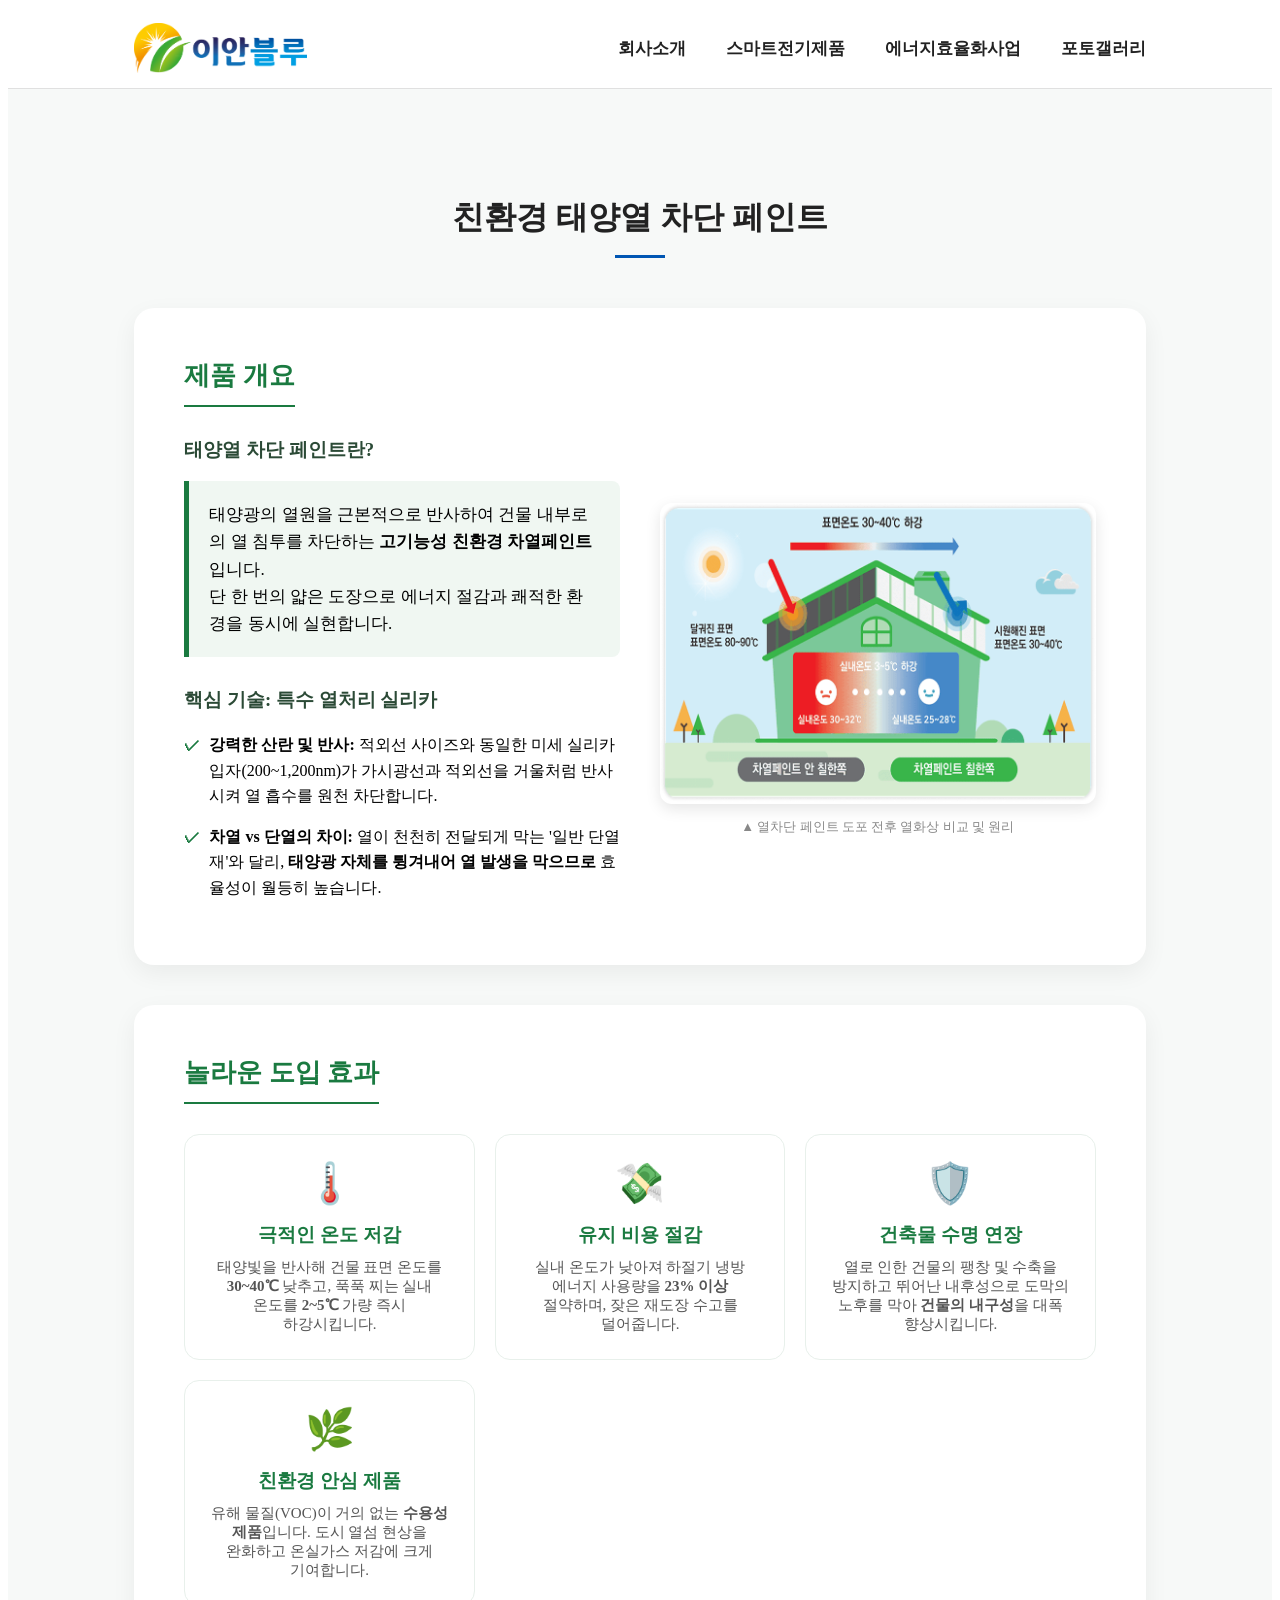
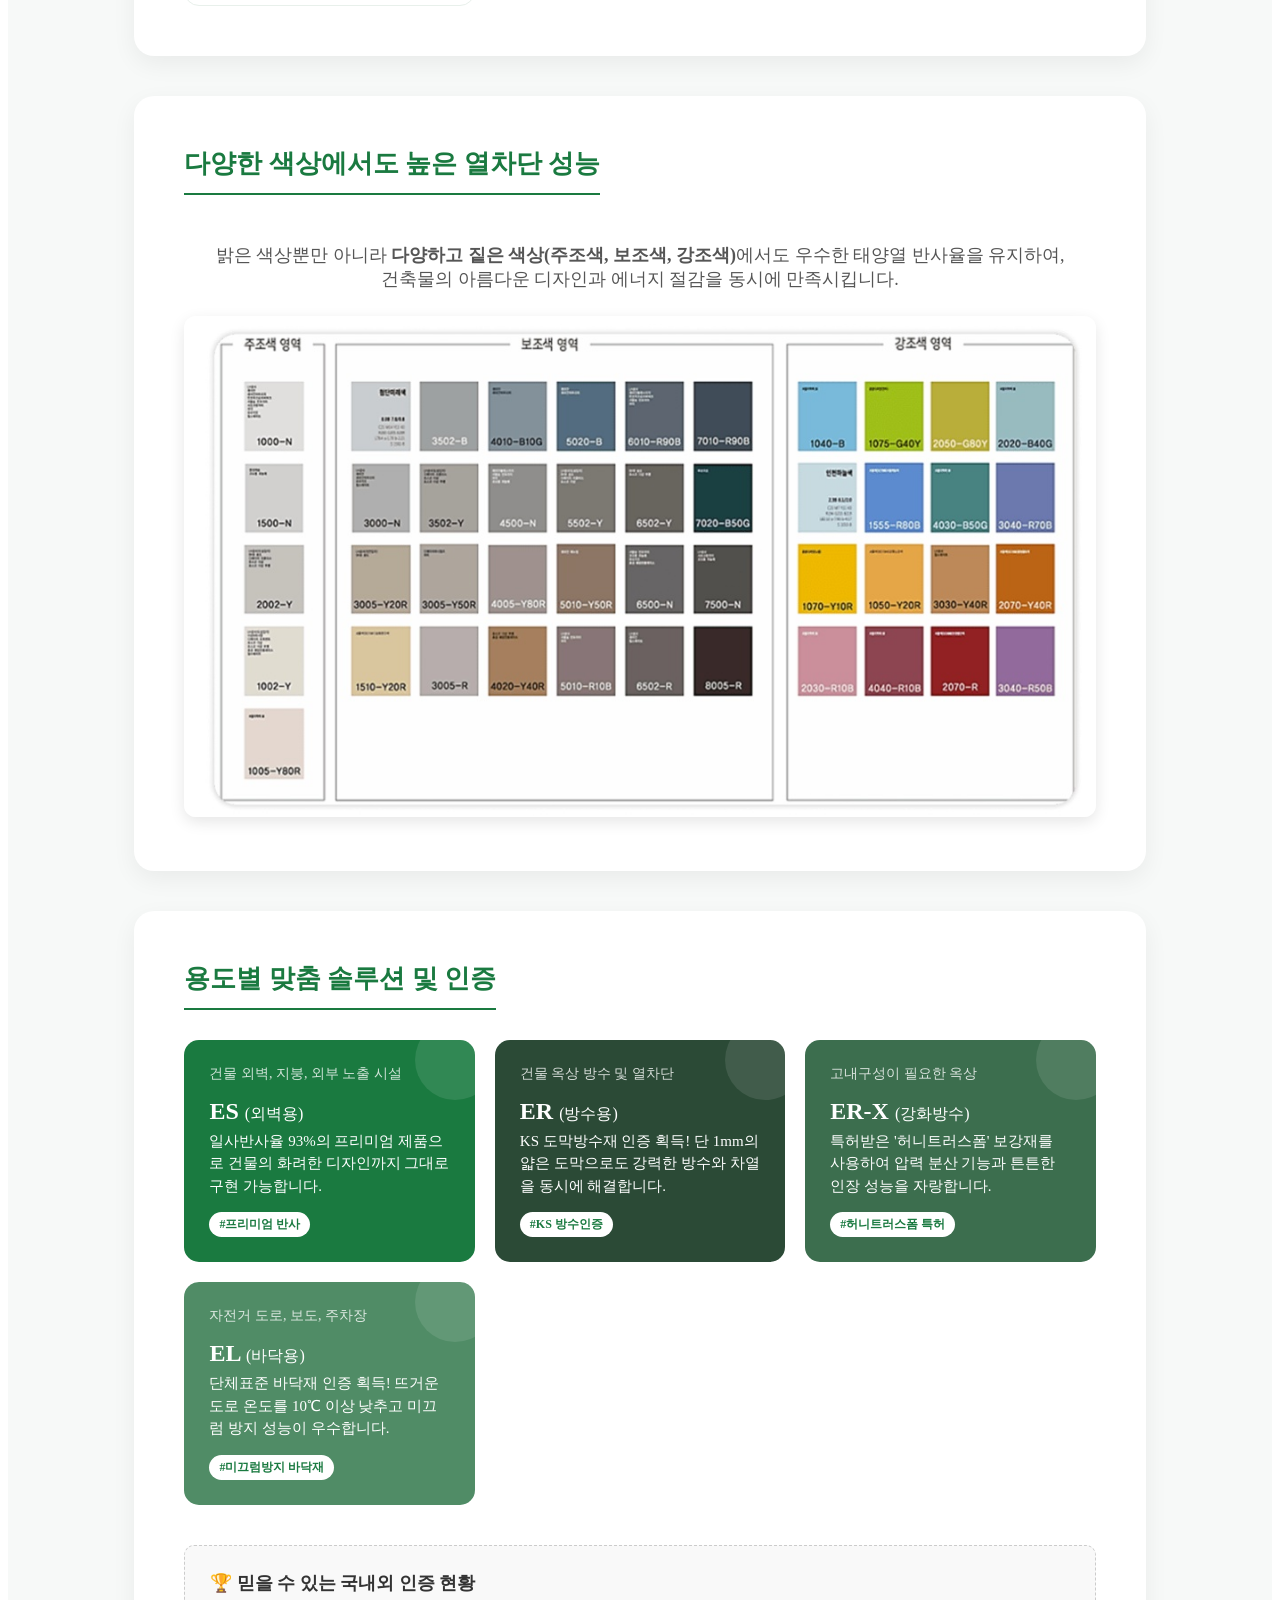
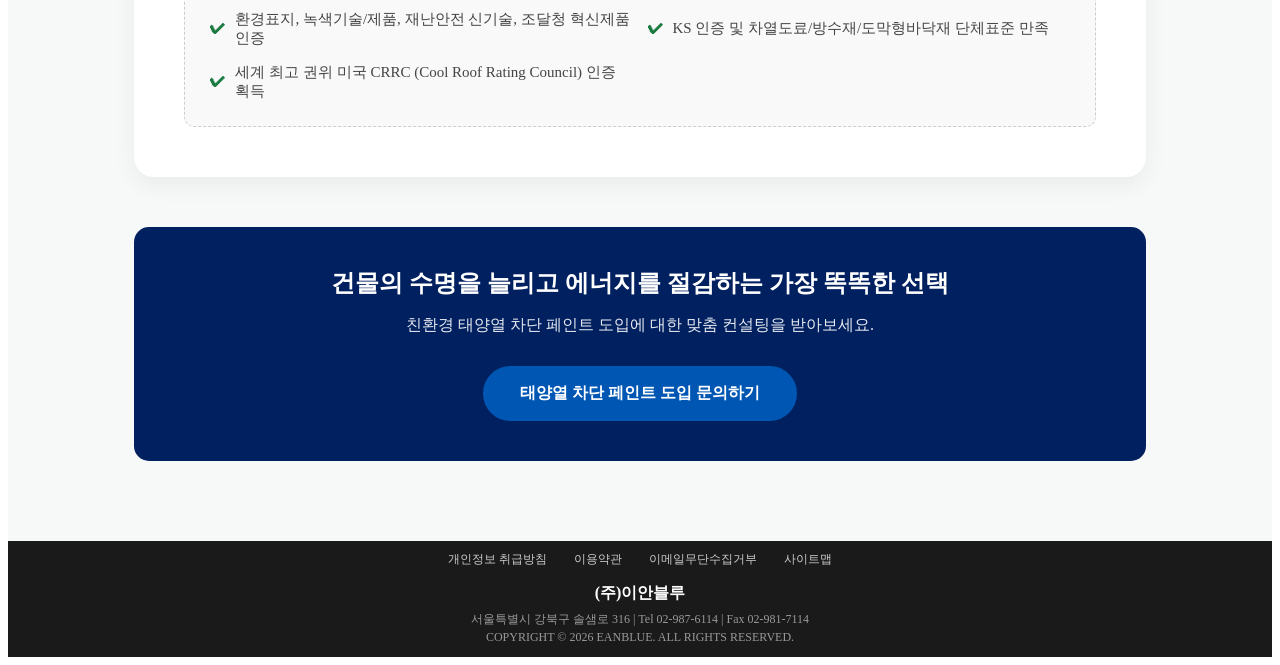
<file: solar_paint.html>
<!DOCTYPE html>
<html lang="ko">
<head>
    <meta charset="UTF-8">
    <meta name="viewport" content="width=device-width, initial-scale=1.0">
	<link href="https://fonts.googleapis.com/css2?family=DM+Serif+Display:ital@0;1&display=swap" rel="stylesheet">
    <title>이안블루 | 공식 홈페이지</title>
	<link rel="stylesheet" href="style.css">
    <style>
       /* 태양열 차단 페인트 (PC 기본 스타일) */
        #solar-paint-section { background-color: #f7f9f8; }
        .ag-page-block { background: #ffffff; border-radius: 20px; box-shadow: 0 8px 25px rgba(0,0,0,0.06); padding: 50px; margin-bottom: 40px; max-width: 1000px; margin-left: auto; margin-right: auto; }
        .ag-title { color: #1a7a40; font-size: 26px; border-bottom: 2px solid #1a7a40; padding-bottom: 12px; margin-top: 0; margin-bottom: 30px; display: inline-block; }
        .ag-split-layout { display: flex; gap: 40px; align-items: center; }
        .ag-split-text { flex: 1; }
        .ag-split-img { flex: 1; text-align: center; }
        .ag-split-img img { max-width: 100%; height: auto; border-radius: 12px; box-shadow: 0 5px 15px rgba(0,0,0,0.1); }
        .ag-highlight { background-color: #f0f7f2; border-left: 5px solid #1a7a40; padding: 20px; border-radius: 0 8px 8px 0; margin-bottom: 25px; font-size: 17px; line-height: 1.6; }
        .ag-list { list-style: none; padding: 0; margin: 0; }
        .ag-list li { margin-bottom: 15px; font-size: 16px; padding-left: 25px; position: relative; line-height: 1.6; }
        .ag-list li::before { content: '✓'; position: absolute; left: 0; color: #1a7a40; font-weight: bold; }
        .ag-grid-4 { display: grid; grid-template-columns: repeat(auto-fit, minmax(220px, 1fr)); gap: 20px; }
        .ag-effect-card { background: #fff; border: 1px solid #e8f0eb; padding: 25px; border-radius: 15px; text-align: center; transition: transform 0.3s, box-shadow 0.3s; }
        .ag-effect-card:hover { transform: translateY(-5px); box-shadow: 0 10px 20px rgba(26,122,64,0.1); border-color: #1a7a40; }
        .ag-icon { font-size: 40px; margin-bottom: 15px; display: block; }
        .ag-effect-card h4 { color: #1a7a40; font-size: 19px; margin-top: 0; margin-bottom: 10px; }
        .ag-effect-card p { font-size: 15px; color: #555; margin: 0; word-break: keep-all; }

        .ag-product-grid { display: grid; grid-template-columns: repeat(auto-fit, minmax(220px, 1fr)); gap: 20px; margin-bottom: 40px; }
        .ag-product-card { background: #1a7a40; color: white; padding: 25px; border-radius: 15px; position: relative; overflow: hidden; }
        .ag-product-card::after { content: ''; position: absolute; top: -20px; right: -20px; width: 80px; height: 80px; background: rgba(255,255,255,0.1); border-radius: 50%; }
        .ag-product-card h4 { font-size: 24px; margin: 0 0 5px 0; color: #fff; }
        .ag-product-card .subtitle { font-size: 14px; opacity: 0.8; margin-bottom: 15px; display: block; }
        .ag-product-card p { font-size: 15px; margin: 0; line-height: 1.5; }
        .ag-product-card .tag { display: inline-block; background: #fff; color: #1a7a40; font-size: 12px; font-weight: bold; padding: 4px 10px; border-radius: 20px; margin-top: 15px; }

        .ag-cert-box { background: #f9f9f9; padding: 25px; border-radius: 10px; border: 1px dashed #ccc; }
        .ag-cert-box h4 { color: #333; margin-top: 0; margin-bottom: 15px; font-size: 18px; }
        .ag-cert-grid { display: grid; grid-template-columns: 1fr 1fr; gap: 15px; }
        .ag-cert-item { display: flex; align-items: center; gap: 10px; font-size: 15px; color: #444; }
        .ag-cert-item i { color: #1a7a40; font-style: normal; font-weight: bold; }

        /* =========================================
           💡 태양열 페인트 모바일 반응형 최적화
           ========================================= */
        @media (max-width: 850px) {
            /* 메인 박스 여백 축소 */
            .ag-page-block { padding: 30px 20px; margin-bottom: 25px; }
            
            /* 가로 배치된 텍스트와 이미지를 세로(위아래)로 변경 */
            .ag-split-layout { flex-direction: column; gap: 25px; }
            
            /* 그리드 레이아웃(효과, 제품, 인증마크)을 무조건 1줄(1열)로 꽉 차게 변경 */
            .ag-grid-4, 
            .ag-product-grid, 
            .ag-cert-grid { 
                grid-template-columns: 1fr; 
            }
            
            /* 모바일에 맞게 글자 크기 및 내부 여백 미세 조정 */
            .ag-title { font-size: 22px; margin-bottom: 20px; }
            .ag-highlight { font-size: 15px; padding: 15px; }
            .ag-list li { font-size: 15px; }
        }
    </style>
</head>
<body>

    <div id="header-placeholder"></div>

    <section id="solar-paint-section" class="content-section active" style="display: block; min-height: calc(100vh - 150px);">
        <h2 class="section-title dark-title">친환경 태양열 차단 페인트</h2>
        
        <div class="ag-page-block">
            <h2 class="ag-title">제품 개요</h2>
            <div class="ag-split-layout">
                <div class="ag-split-text">
                    <h3 style="color: #2b4a36; margin-top: 0;">태양열 차단 페인트란?</h3>
                    <div class="ag-highlight">
                        태양광의 열원을 근본적으로 반사하여 건물 내부로의 열 침투를 차단하는 <strong>고기능성 친환경 차열페인트</strong>입니다.<br>단 한 번의 얇은 도장으로 에너지 절감과 쾌적한 환경을 동시에 실현합니다.
                    </div>
                    <h3 style="color: #2b4a36; margin-top: 30px;">핵심 기술: 특수 열처리 실리카</h3>
                    <ul class="ag-list">
                        <li><strong>강력한 산란 및 반사:</strong> 적외선 사이즈와 동일한 미세 실리카 입자(200~1,200nm)가 가시광선과 적외선을 거울처럼 반사시켜 열 흡수를 원천 차단합니다.</li>
                        <li><strong>차열 vs 단열의 차이:</strong> 열이 천천히 전달되게 막는 '일반 단열재'와 달리, <strong>태양광 자체를 튕겨내어 열 발생을 막으므로</strong> 효율성이 월등히 높습니다.</li>
                    </ul>
                </div>
                <div class="ag-split-img">
                    <img src="image_57bceb.jpg" alt="차열 및 온도하강 원리">
                    <p style="font-size: 13px; color: #888; margin-top: 10px;">▲ 열차단 페인트 도포 전후 열화상 비교 및 원리</p>
                </div>
            </div>
        </div>
        
        <div class="ag-page-block">
            <h2 class="ag-title">놀라운 도입 효과</h2>
            <div class="ag-grid-4">
                <div class="ag-effect-card"><span class="ag-icon">🌡️</span><h4>극적인 온도 저감</h4><p>태양빛을 반사해 건물 표면 온도를 <strong>30~40℃</strong> 낮추고, 푹푹 찌는 실내 온도를 <strong>2~5℃</strong> 가량 즉시 하강시킵니다.</p></div>
                <div class="ag-effect-card"><span class="ag-icon">💸</span><h4>유지 비용 절감</h4><p>실내 온도가 낮아져 하절기 냉방 에너지 사용량을 <strong>23% 이상</strong> 절약하며, 잦은 재도장 수고를 덜어줍니다.</p></div>
                <div class="ag-effect-card"><span class="ag-icon">🛡️</span><h4>건축물 수명 연장</h4><p>열로 인한 건물의 팽창 및 수축을 방지하고 뛰어난 내후성으로 도막의 노후를 막아 <strong>건물의 내구성</strong>을 대폭 향상시킵니다.</p></div>
                <div class="ag-effect-card"><span class="ag-icon">🌿</span><h4>친환경 안심 제품</h4><p>유해 물질(VOC)이 거의 없는 <strong>수용성 제품</strong>입니다. 도시 열섬 현상을 완화하고 온실가스 저감에 크게 기여합니다.</p></div>
            </div>
        </div>

        <div class="ag-page-block">
            <h2 class="ag-title">다양한 색상에서도 높은 열차단 성능</h2>
            <div style="text-align: center;">
                <p style="font-size: 18px; color: #555; margin-bottom: 25px; word-break: keep-all;">
                    밝은 색상뿐만 아니라 <strong>다양하고 짙은 색상(주조색, 보조색, 강조색)</strong>에서도 우수한 태양열 반사율을 유지하여, 건축물의 아름다운 디자인과 에너지 절감을 동시에 만족시킵니다.
                </p>
                <img src="image_582aa1.jpg" alt="열차단 페인트 지원 색상표" style="max-width: 100%; height: auto; border-radius: 12px; box-shadow: 0 5px 15px rgba(0,0,0,0.1);">
            </div>
        </div>

        <div class="ag-page-block">
            <h2 class="ag-title">용도별 맞춤 솔루션 및 인증</h2>
            <div class="ag-product-grid">
                <div class="ag-product-card"><span class="subtitle">건물 외벽, 지붕, 외부 노출 시설</span><h4>ES <span style="font-size: 16px; font-weight: normal;">(외벽용)</span></h4><p>일사반사율 93%의 프리미엄 제품으로 건물의 화려한 디자인까지 그대로 구현 가능합니다.</p><span class="tag">#프리미엄 반사</span></div>
                <div class="ag-product-card" style="background: #2b4a36;"><span class="subtitle">건물 옥상 방수 및 열차단</span><h4>ER <span style="font-size: 16px; font-weight: normal;">(방수용)</span></h4><p>KS 도막방수재 인증 획득! 단 1mm의 얇은 도막으로도 강력한 방수와 차열을 동시에 해결합니다.</p><span class="tag">#KS 방수인증</span></div>
                <div class="ag-product-card" style="background: #3c6e4e;"><span class="subtitle">고내구성이 필요한 옥상</span><h4>ER-X <span style="font-size: 16px; font-weight: normal;">(강화방수)</span></h4><p>특허받은 '허니트러스폼' 보강재를 사용하여 압력 분산 기능과 튼튼한 인장 성능을 자랑합니다.</p><span class="tag">#허니트러스폼 특허</span></div>
                <div class="ag-product-card" style="background: #508c66;"><span class="subtitle">자전거 도로, 보도, 주차장</span><h4>EL <span style="font-size: 16px; font-weight: normal;">(바닥용)</span></h4><p>단체표준 바닥재 인증 획득! 뜨거운 도로 온도를 10℃ 이상 낮추고 미끄럼 방지 성능이 우수합니다.</p><span class="tag">#미끄럼방지 바닥재</span></div>
            </div>
            <div class="ag-cert-box">
                <h4>🏆 믿을 수 있는 국내외 인증 현황</h4>
                <div class="ag-cert-grid">
                    <div class="ag-cert-item"><i>✔</i> 환경표지, 녹색기술/제품, 재난안전 신기술, 조달청 혁신제품 인증</div>
                    <div class="ag-cert-item"><i>✔</i> KS 인증 및 차열도료/방수재/도막형바닥재 단체표준 만족</div>
                    <div class="ag-cert-item"><i>✔</i> 세계 최고 권위 미국 CRRC (Cool Roof Rating Council) 인증 획득</div>
                </div>
            </div>
        </div>

        <div class="iot-cta-area" style="margin-top: 50px;">
            <h3>건물의 수명을 늘리고 에너지를 절감하는 가장 똑똑한 선택</h3>
            <p>친환경 태양열 차단 페인트 도입에 대한 맞춤 컨설팅을 받아보세요.</p>
            <div class="cta-btn-group">
                <a href="javascript:void(0);" class="cta-btn primary btn-open-inquiry" data-target="inquiry-form-paint">태양열 차단 페인트 도입 문의하기</a>
            </div>
        </div>

        <div id="inquiry-form-paint" class="inquiry-form-wrap" style="max-width: 1000px; margin-left: auto; margin-right: auto;">
            <h3>태양열 차단 페인트 도입 문의</h3>
            <form action="https://formsubmit.co/eanblue365@naver.com" method="POST">
                <input type="hidden" name="_subject" value="[이안블루 홈페이지] 태양열 차단 페인트 도입 문의가 도착했습니다!">
                <input type="hidden" name="_template" value="table">
                
                <div class="inquiry-section-title">1. 기본정보</div>
                <div class="inquiry-grid">
                    <div class="inquiry-group"><label>회사명</label><input type="text" name="회사명" placeholder="회사명을 입력해주세요" required></div>
                    <div class="inquiry-group"><label>주소</label><input type="text" name="주소" placeholder="주소를 입력해주세요"></div>
                    <div class="inquiry-group"><label>담당자</label><input type="text" name="담당자" placeholder="담당자 성함을 입력해주세요" required></div>
                    <div class="inquiry-group"><label>전화번호</label><input type="tel" name="전화번호" placeholder="연락처를 입력해주세요" required></div>
                    <div class="inquiry-group full-width"><label>이메일</label><input type="email" name="이메일" placeholder="이메일 주소를 입력해주세요" required></div>
                </div>

                <div class="inquiry-section-title">2. 문의내용</div>
                <div class="inquiry-group full-width">
                    <textarea name="문의내용" placeholder="문의하실 내용을 자유롭게 입력해주세요." required></textarea>
                    <div class="inquiry-helper-text">(시공을 원하시는 건물의 종류, 면적, 현재 상태 등 상세한 정보를 주시면 보다 자세한 상담이 가능합니다.)</div>
                </div>

                <button type="submit" class="inquiry-submit-btn">문의하기 (메일 전송)</button>
                <div class="inquiry-consent">(양식을 제출하면 개인정보 제공 및 제3자 정보 제공 활용에 동의하는 것으로 간주합니다.)</div>
            </form>
        </div>
    </section>

    <footer>
        <div class="footer-links">
            <a href="#">개인정보 취급방침</a>
            <a href="#">이용약관</a>
            <a href="#">이메일무단수집거부</a>
            <a href="#">사이트맵</a>
        </div>
        <div class="footer-info">
            <p><strong>(주)이안블루</strong></p>
            <p>서울특별시 강북구 솔샘로 316 | Tel 02-987-6114 | Fax 02-981-7114</p>
            <p>COPYRIGHT © 2026 EANBLUE. ALL RIGHTS RESERVED.</p>
        </div>
    </footer>

    <script src="script.js"></script>
	<script src="header.js"></script>
</body>
</html>
</file>
<file: style.css>
<style>
        /* 1. 기본 스타일 설정 */
        body { font-family: 'Pretendard', 'Malgun Gothic', sans-serif; margin: 0; line-height: 1.8; color: #333; scroll-behavior: smooth; }
        
        /* 2. 상단 메뉴바 */
        header { background: #ffffff; border-bottom: 1px solid #e0e0e0; padding: 0 10%; display: flex; justify-content: space-between; align-items: center; position: sticky; top: 0; z-index: 100; height: 80px; }
        
        .logo-container { height: 100%; display: flex; align-items: center; }
        .logo-container a { display: flex; align-items: center; text-decoration: none; cursor: pointer; }
        .logo-img { height: 50px; width: auto; }
        
        /* 햄버거 버튼 (데스크탑에서는 숨김) */
        .menu-toggle { display: none; font-size: 28px; cursor: pointer; background: none; border: none; color: #222; padding: 10px; }

        /* 3. 메인 메뉴 및 드롭다운 (데스크탑 기준) */
        nav { display: flex; height: 100%; }
        .menu-item { position: relative; height: 100%; display: flex; align-items: center; margin-left: 40px; }
        
        .menu-btn { text-decoration: none; color: #222; font-weight: 600; font-size: 17px; padding: 10px 0; cursor: pointer; transition: color 0.2s; display: flex; align-items: center; height: 100%; }
        .menu-btn:hover { color: #0056b3; }

        .submenu { display: none; position: absolute; top: 80px; left: 50%; transform: translateX(-50%); background: #ffffff; box-shadow: 0 8px 16px rgba(0,0,0,0.1); border-radius: 5px; overflow: hidden; min-width: 220px; text-align: left; border: 1px solid #eee; z-index: 200; }
        .submenu a { display: block; padding: 12px 20px; color: #555; text-decoration: none; font-size: 14px; border-bottom: 1px solid #f8f9fa; white-space: nowrap; transition: background 0.2s; text-align: center; }
        .submenu a:last-child { border-bottom: none; }
        .submenu a:hover { background: #f0f7ff; color: #0056b3; font-weight: bold; }
        
        /* CSS Hover 방식으로 서브메뉴 열기 (데스크탑) */
        @media (min-width: 851px) {
            .menu-item:hover .submenu { display: block; animation: fadeInDownMenu 0.2s ease-out forwards; }
        }
        @keyframes fadeInDownMenu { from { opacity: 0; transform: translate(-50%, -10px); } to { opacity: 1; transform: translate(-50%, 0); } }
		
		/* 5. 콘텐츠 영역 공통 설정 */
        section.content-section { padding: 80px 10%; display: none; }
        section.content-section.active { display: block; animation: fadeIn 0.6s ease-out forwards; }
        @keyframes fadeIn {
            from { opacity: 0; transform: translateY(20px); }
            to { opacity: 1; transform: translateY(0); }
        }
		
        .section-title { text-align: center; font-size: 32px; color: #ffffff; margin-bottom: 50px; font-weight: 700; text-shadow: 0 2px 8px rgba(0,0,0,0.6); }
        .section-title::after { content: ''; display: block; width: 50px; height: 3px; background: #ffffff; margin: 15px auto 0; box-shadow: 0 2px 4px rgba(0,0,0,0.5); }
        
        .section-title.dark-title { color: #222; text-shadow: none; }
        .section-title.dark-title::after { background: #0056b3; box-shadow: none; }

        .iot-cta-area { text-align: center; padding: 40px; background: #002060; border-radius: 15px; color: white; margin-top: 50px; }
        .iot-cta-area h3 { font-size: 24px; margin-top: 0; margin-bottom: 10px; }
        .iot-cta-area p { font-size: 16px; opacity: 0.9; margin-bottom: 30px; }
		.cta-btn-group { display: flex; justify-content: center; gap: 20px; flex-wrap: wrap; }
        .cta-btn { padding: 15px 35px; border-radius: 30px; font-size: 16px; font-weight: bold; text-decoration: none; transition: all 0.3s; }
        .cta-btn.primary { background: #0056b3; color: white; border: 2px solid #0056b3; cursor: pointer; }
        .cta-btn.primary:hover { background: #004494; border-color: #004494; transform: translateY(-2px); }
        .cta-btn.secondary { background: transparent; color: white; border: 2px solid white; cursor: pointer; }
        .cta-btn.secondary:hover { background: white; color: #002060; transform: translateY(-2px); }

        .inquiry-form-wrap { display: none; background: #ffffff; border-radius: 15px; padding: 40px; box-shadow: 0 5px 20px rgba(0,0,0,0.05); margin-top: 40px; text-align: left; animation: fadeIn 0.5s; border: 1px solid #eee; }
        .inquiry-form-wrap h3 { font-size: 24px; color: #0056b3; border-bottom: 2px solid #0056b3; padding-bottom: 10px; margin-top: 0; margin-bottom: 20px; }
        .inquiry-section-title { font-size: 18px; color: #333; font-weight: bold; margin-bottom: 15px; margin-top: 30px; }
        .inquiry-grid { display: grid; grid-template-columns: 1fr 1fr; gap: 20px; }
        .inquiry-group { display: flex; flex-direction: column; gap: 8px; }
        .inquiry-group.full-width { grid-column: 1 / -1; } 
        .inquiry-group label { font-size: 14px; font-weight: 600; color: #555; }
        .inquiry-group input, .inquiry-group textarea { padding: 12px 15px; border: 1px solid #ddd; border-radius: 8px; font-family: inherit; font-size: 14px; transition: border-color 0.2s; }
        .inquiry-group input:focus, .inquiry-group textarea:focus { border-color: #0056b3; outline: none; }
        .inquiry-group textarea { resize: vertical; min-height: 120px; }
        .inquiry-helper-text { font-size: 12px; color: #888; margin-top: 5px; }
        .inquiry-submit-btn { background: #0056b3; color: white; border: none; padding: 15px 50px; border-radius: 30px; font-size: 16px; font-weight: bold; cursor: pointer; display: block; margin: 30px auto 10px; transition: background 0.3s, transform 0.2s; }
        .inquiry-submit-btn:hover { background: #004494; transform: translateY(-2px); }
        .inquiry-consent { font-size: 11px; color: #999; text-align: center; }

        @media (max-width: 600px) { .inquiry-grid { grid-template-columns: 1fr; } }

		/* 하단 정보 (Footer) */
        footer { background: #1a1a1a; color: #999; padding: 10px 5%; font-size: 12px; text-align: center; }
        .footer-links { margin-bottom: 15px; }
        .footer-links a { color: #cccccc; text-decoration: none; margin: 0 12px; }
        .footer-info p { margin: 2px 0; } 
        .footer-info strong { color: #ffffff; font-size: 16px; display: inline-block; margin-bottom: 5px; }
		@keyframes waveMove {
    0% { transform: translateX(0); }
    100% { transform: translateX(-200px); }
		}
        /* =========================================
           💡 반응형 웹 (태블릿 및 모바일) 스타일 
           ========================================= */
			@media (max-width: 850px) {
            /* 헤더 여백 줄임 */
            header { padding: 0 5%; }
            .logo-img { height: 40px; }
            
            /* 햄버거 버튼 활성화 */
            .menu-toggle { display: block; }
            
            /* 네비게이션 레이어 수정 (flex 대신 block을 사용하여 세로 늘어남 방지) */
            nav { display: none; position: absolute; top: 80px; left: 0; width: 100%; background: #ffffff; height: calc(100vh - 80px); overflow-y: auto; box-shadow: 0 10px 15px rgba(0,0,0,0.05); }
            nav.active { display: block; } 
            
            /* 모바일 메뉴 아이템 레이아웃 수정 */
            .menu-item { display: block; width: 100%; height: auto; margin-left: 0; border-bottom: 1px solid #f0f0f0; box-sizing: border-box; }
            .menu-btn { display: flex; width: 100%; height: auto; padding: 18px 5%; justify-content: space-between; align-items: center; box-sizing: border-box; }
            .menu-btn::after { content: '▼'; font-size: 12px; color: #999; transition: transform 0.3s; }
            
            /* 서브메뉴 아코디언 스타일 최적화 */
            .submenu { position: static; transform: none; width: 100%; box-shadow: none; border: none; border-radius: 0; background: #f9fbff; padding: 0; display: none; }
            .submenu a { display: block; text-align: left; padding: 15px 10%; border-bottom: 1px solid #eee; box-sizing: border-box; }
            
            /* 모바일 메뉴 열림 상태 */
            .menu-item.active .submenu { display: block; }
            .menu-item.active .menu-btn { color: #0056b3; }
            .menu-item.active .menu-btn::after { transform: rotate(180deg); color: #0056b3; }

            /* 모바일 배너 텍스트 사이즈 조절 */
            .hero h1 { font-size: 32px; margin-bottom: 10px; }
            .hero p { font-size: 16px; }
            
            /* 푸터 최적화 */
            footer { padding: 30px 20px; line-height: 1.6; }
        }

        @media (max-width: 480px) {
            .hero h1 { font-size: 26px; }
            .hero p { font-size: 14px; }
            .footer-info p { font-size: 12px; }
        }
</style>
</file>
